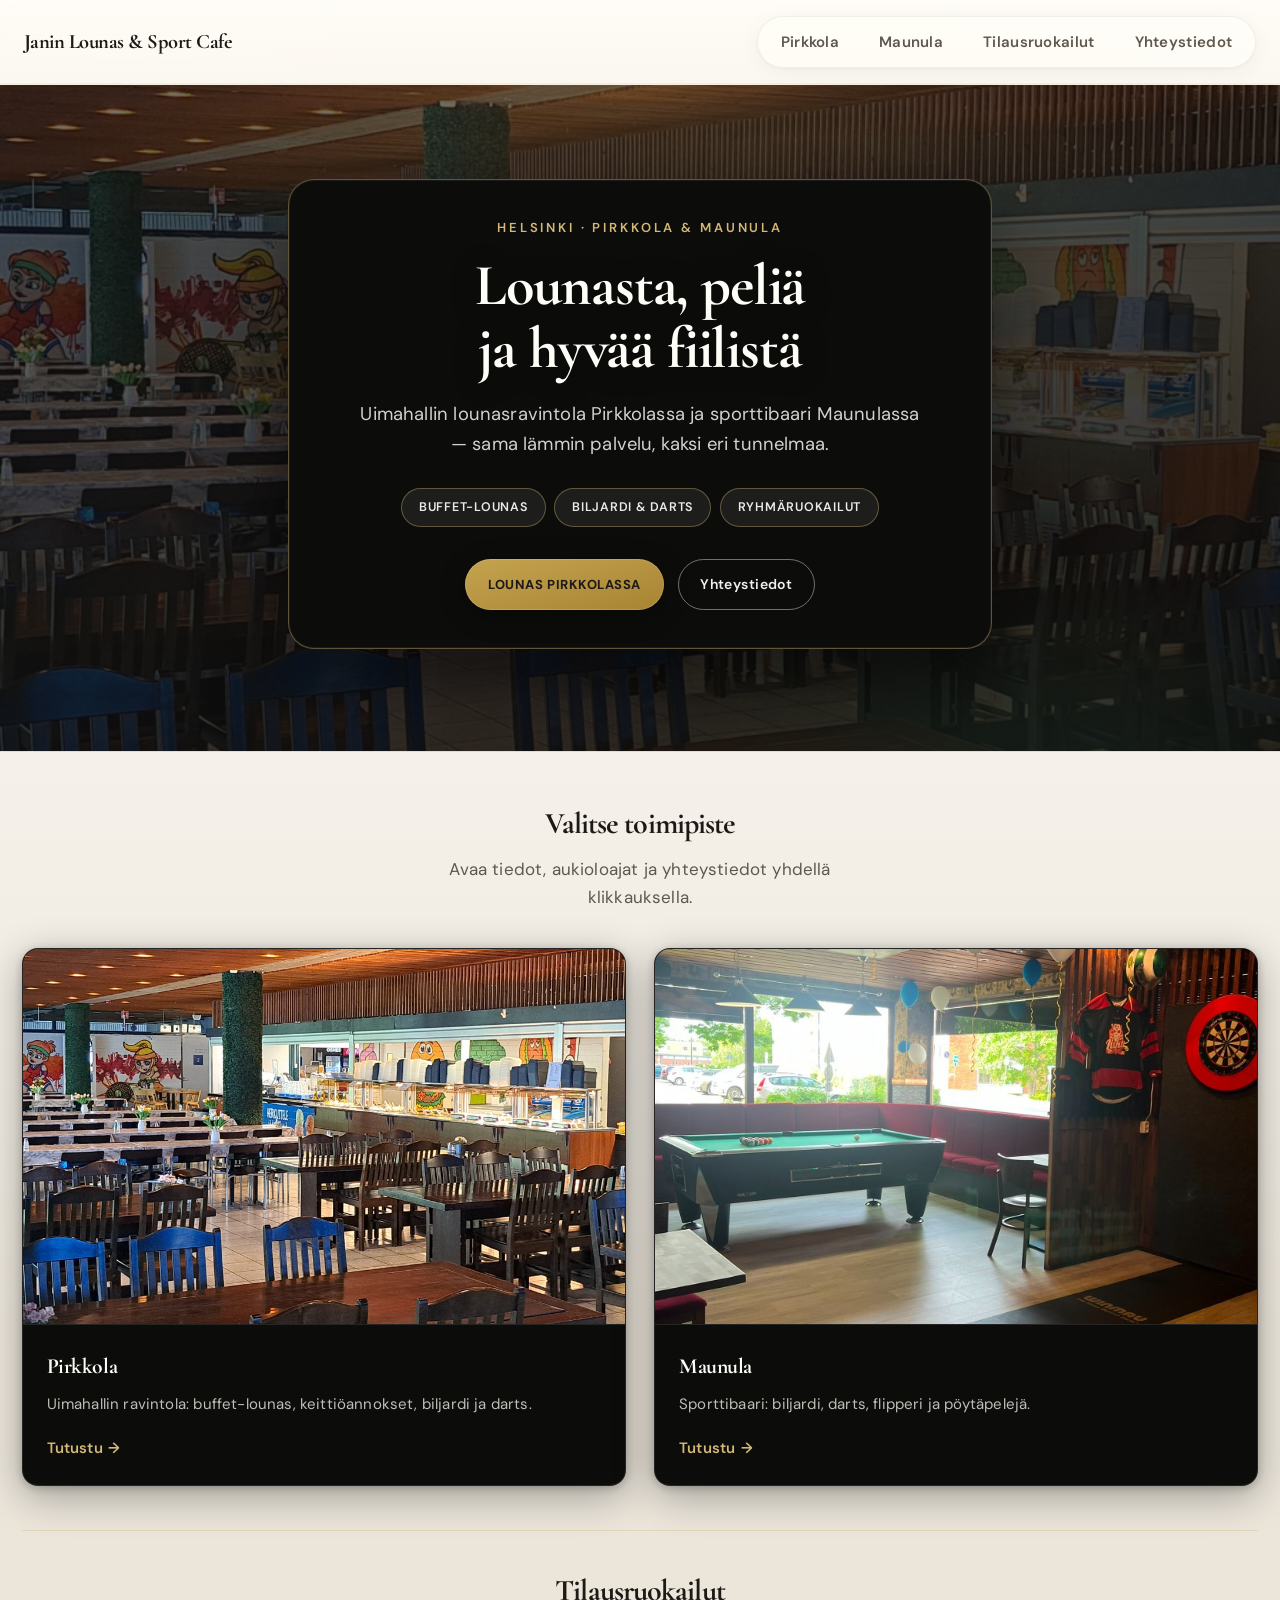
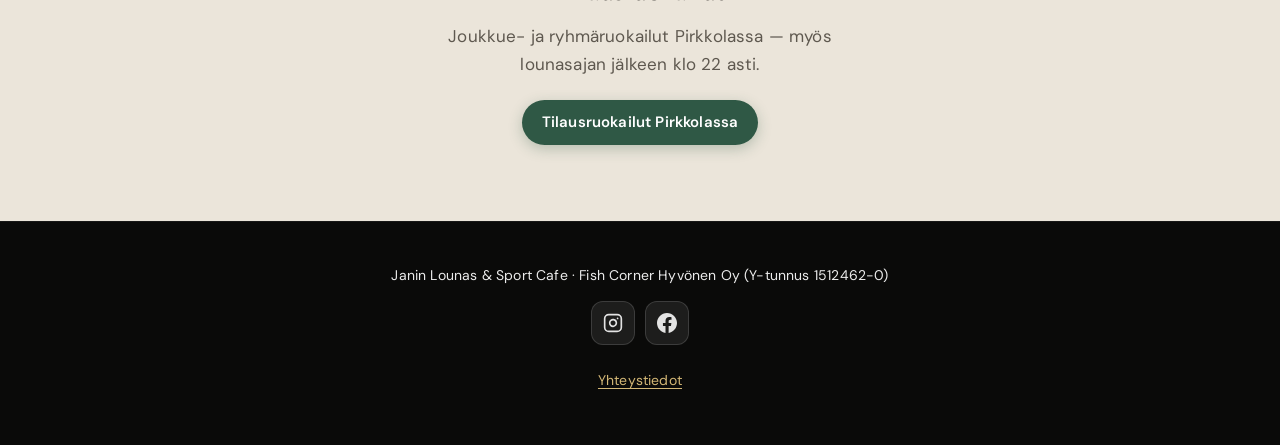
<file: index.html>
<!DOCTYPE html>
<html lang="fi">
<head>
  <meta charset="utf-8">
  <meta name="viewport" content="width=device-width, initial-scale=1, viewport-fit=cover">
  <meta name="theme-color" content="#12110f">
  <title>Janin Lounas &amp; Sport Cafe — Tervetuloa</title>
  <meta name="description" content="Kahvilat ja ravintolat Helsingissä Pirkkolassa ja Maunulassa: lounas, anniskelu, live-urheilu sekä biljardi ja darts. Janin Lounas &amp; Sport Cafe.">
  <link rel="canonical" href="https://janinsportcafe.fi/">
  <meta name="robots" content="index, follow, max-image-preview:large">
  <link rel="sitemap" type="application/xml" title="Sitemap" href="https://janinsportcafe.fi/sitemap.xml">
  <link rel="alternate" hreflang="fi" href="https://janinsportcafe.fi/">
  <link rel="alternate" hreflang="x-default" href="https://janinsportcafe.fi/">
  <link rel="icon" href="/favicon.ico" sizes="48x48">
  <link rel="icon" href="/images/favicon-32x32.png" type="image/png" sizes="32x32">
  <link rel="icon" href="/images/favicon-16x16.png" type="image/png" sizes="16x16">
  <link rel="icon" href="/images/favicon.png" type="image/png" sizes="150x150">
  <link rel="apple-touch-icon" href="/images/apple-touch-icon.png" sizes="180x180">
  <link rel="manifest" href="/site.webmanifest">
  <meta name="application-name" content="Janin Lounas &amp; Sport Cafe">
  <meta name="apple-mobile-web-app-title" content="Janin Cafe">
  <meta name="apple-mobile-web-app-capable" content="yes">
  <meta name="apple-mobile-web-app-status-bar-style" content="black-translucent">
  <meta name="mobile-web-app-capable" content="yes">
  <meta name="msapplication-TileColor" content="#12110f">
  <meta name="msapplication-TileImage" content="https://janinsportcafe.fi/images/mstile-150x150.png">
  <meta name="msapplication-config" content="/browserconfig.xml">
  <meta property="og:locale" content="fi_FI">
  <meta property="og:site_name" content="Janin Lounas &amp; Sport Cafe">
  <meta property="og:type" content="website">
  <meta property="og:title" content="Janin Lounas &amp; Sport Cafe — Tervetuloa">
  <meta property="og:description" content="Kahvilat ja ravintolat Helsingissä Pirkkolassa ja Maunulassa: lounas, anniskelu, live-urheilu sekä biljardi ja darts. Janin Lounas &amp; Sport Cafe.">
  <meta property="og:url" content="https://janinsportcafe.fi/">
  <meta property="og:image" content="https://janinsportcafe.fi/images/og-default.jpg">
  <meta property="og:image:width" content="1200">
  <meta property="og:image:height" content="1200">
  <meta property="og:image:alt" content="Janin Lounas ja Sport Cafe — Pirkkola ja Maunula, Helsinki">
  <meta property="og:image:secure_url" content="https://janinsportcafe.fi/images/og-default.jpg">
  <meta property="og:image:type" content="image/jpeg">
  <meta name="twitter:card" content="summary_large_image">
  <meta name="twitter:title" content="Janin Lounas &amp; Sport Cafe — Tervetuloa">
  <meta name="twitter:description" content="Kahvilat ja ravintolat Helsingissä Pirkkolassa ja Maunulassa: lounas, anniskelu, live-urheilu sekä biljardi ja darts.">
  <meta name="twitter:image" content="https://janinsportcafe.fi/images/og-default.jpg">
  <meta name="twitter:image:alt" content="Janin Lounas ja Sport Cafe — Pirkkola ja Maunula, Helsinki">
  <script type="application/ld+json">
  {
    "@context": "https://schema.org",
    "@graph": [
      {
        "@type": "WebSite",
        "@id": "https://janinsportcafe.fi/#website",
        "url": "https://janinsportcafe.fi/",
        "name": "Janin Lounas & Sport Cafe",
        "description": "Kahvilat ja ravintolat Helsingissä Pirkkolassa ja Maunulassa: lounas, anniskelu, live-urheilu sekä biljardi ja darts.",
        "inLanguage": "fi-FI",
        "publisher": { "@id": "https://janinsportcafe.fi/#organization" }
      },
      {
        "@type": "Organization",
        "@id": "https://janinsportcafe.fi/#organization",
        "name": "Fish Corner Hyvönen Oy",
        "alternateName": "Janin Lounas & Sport Cafe",
        "url": "https://janinsportcafe.fi/",
        "email": "janinsportcafe@hotmail.com",
        "telephone": "+358406879606",
        "taxID": "1512462-0",
        "logo": {
          "@type": "ImageObject",
          "url": "https://janinsportcafe.fi/images/icon-512.png",
          "width": 512,
          "height": 512
        },
        "image": "https://janinsportcafe.fi/images/og-default.jpg",
        "sameAs": [
          "https://www.facebook.com/janinsportcafe",
          "https://www.instagram.com/janin_lounas_pirkkola/"
        ]
      },
      {
        "@type": "Restaurant",
        "@id": "https://janinsportcafe.fi/pirkkola/#restaurant",
        "name": "Janin Lounas & Sport Cafe — Pirkkola",
        "url": "https://janinsportcafe.fi/pirkkola/",
        "image": "https://janinsportcafe.fi/images/home-hero-ravintola.png",
        "telephone": "+358406879606",
        "email": "janinsportcafe@hotmail.com",
        "servesCuisine": ["Suomalainen", "Lounas", "Burgerit"],
        "address": {
          "@type": "PostalAddress",
          "streetAddress": "Pirkkolan metsätie 6",
          "addressLocality": "Helsinki",
          "postalCode": "00630",
          "addressCountry": "FI"
        },
        "geo": {
          "@type": "GeoCoordinates",
          "latitude": 60.2324025,
          "longitude": 24.9122046
        },
        "parentOrganization": { "@id": "https://janinsportcafe.fi/#organization" }
      },
      {
        "@type": "BarOrPub",
        "@id": "https://janinsportcafe.fi/maunula/#restaurant",
        "name": "Janin Sport Bar & Cafe — Maunula",
        "url": "https://janinsportcafe.fi/maunula/",
        "image": "https://janinsportcafe.fi/images/maunula-hero-01.png",
        "telephone": "+358403500588",
        "email": "janinsportcafe@hotmail.com",
        "servesCuisine": ["Suomalainen", "Lounas", "Burgerit"],
        "address": {
          "@type": "PostalAddress",
          "streetAddress": "Rajametsäntie 32",
          "addressLocality": "Helsinki",
          "postalCode": "00630",
          "addressCountry": "FI"
        },
        "geo": {
          "@type": "GeoCoordinates",
          "latitude": 60.2292534,
          "longitude": 24.9336675
        },
        "parentOrganization": { "@id": "https://janinsportcafe.fi/#organization" }
      }
    ]
  }
  </script>
  <link rel="preconnect" href="https://fonts.googleapis.com">
  <link rel="preconnect" href="https://fonts.gstatic.com" crossorigin>
  <link href="https://fonts.googleapis.com/css2?family=Cormorant+Garamond:ital,wght@0,500;0,600;0,700;1,500&family=DM+Sans:ital,opsz,wght@0,9..40,400;0,9..40,500;0,9..40,600;0,9..40,700;1,9..40,400&display=swap" rel="stylesheet">
  <link rel="stylesheet" href="/css/style.css">
  <script src="/js/nav.js" defer></script>
  <script src="/js/home-reveal.js" defer></script>
</head>
<body class="page-home">
  <a class="skip-link" href="#main-content">Hyppää sisältöön</a>
  <div class="layout">
    <header class="site-header site-header--home">
      <div class="site-header__inner">
        <a class="brand" href="/">Janin Lounas &amp; Sport Cafe</a>
        <button type="button" class="nav-toggle" aria-expanded="false" aria-controls="primary-nav" aria-label="Avaa valikko">
          <span class="nav-toggle__lines" aria-hidden="true"><span></span><span></span><span></span></span>
        </button>
        <nav id="primary-nav" class="nav nav--primary" aria-label="Päävalikko">
          <a href="/pirkkola/">Pirkkola</a>
          <a href="/maunula/">Maunula</a>
          <a href="/pirkkola/#tilausruokailut">Tilausruokailut</a>
          <a href="/yhteystiedot/">Yhteystiedot</a>
        </nav>
      </div>
    </header>

    <main class="home-main" id="main-content">
      <section class="home-hero" aria-labelledby="home-hero-title">
        <div class="home-hero__bg" aria-hidden="true"></div>
        <div class="home-hero__inner">
          <p class="home-hero__eyebrow home-reveal" style="--reveal-delay: 0ms">Helsinki · Pirkkola &amp; Maunula</p>
          <h1 id="home-hero-title" class="home-hero__title home-reveal" style="--reveal-delay: 90ms">Lounasta, peliä ja hyvää fiilistä</h1>
          <p class="home-hero__lead home-reveal" style="--reveal-delay: 180ms">
            Uimahallin lounasravintola Pirkkolassa ja sporttibaari Maunulassa — sama lämmin palvelu, kaksi eri tunnelmaa.
          </p>
          <ul class="home-hero__chips" aria-label="Palvelut pähkinänkuoressa">
            <li class="home-reveal" style="--reveal-delay: 270ms">Buffet-lounas</li>
            <li class="home-reveal" style="--reveal-delay: 340ms">Biljardi &amp; darts</li>
            <li class="home-reveal" style="--reveal-delay: 410ms">Ryhmäruokailut</li>
          </ul>
          <div class="home-hero__actions home-reveal" style="--reveal-delay: 500ms">
            <a class="btn btn--hero-primary" href="/pirkkola/">Lounas Pirkkolassa</a>
            <a class="btn btn--hero-secondary" href="/yhteystiedot/">Yhteystiedot</a>
          </div>
        </div>
      </section>

      <div class="home-main__inner">
        <header class="home-pick">
          <h2 class="home-pick__title home-reveal">Valitse toimipiste</h2>
          <p class="home-pick__subtitle home-reveal" style="--reveal-delay: 80ms">Avaa tiedot, aukioloajat ja yhteystiedot yhdellä klikkauksella.</p>
        </header>

        <div class="cards cards--home">
          <article class="card card--home home-reveal">
            <a class="card__link" href="/pirkkola/">
              <div class="card__image">
                <img src="/images/home-hero-ravintola.png" alt="Pirkkolan uimahallin ravintolasali." width="800" height="500" loading="lazy" decoding="async">
              </div>
              <div class="card__body">
                <h3 class="card__title">Pirkkola</h3>
                <p class="card__meta">Uimahallin ravintola: buffet-lounas, keittiöannokset, biljardi ja darts.</p>
                <span class="card__cta">Tutustu <span class="card__cta-arrow" aria-hidden="true">→</span></span>
              </div>
            </a>
          </article>

          <article class="card card--home home-reveal">
            <a class="card__link" href="/maunula/">
              <div class="card__image">
                <img src="/images/maunula-hero-01.png" alt="Maunulan sporttibaari: biljardi ja darts." width="800" height="500" loading="lazy" decoding="async">
              </div>
              <div class="card__body">
                <h3 class="card__title">Maunula</h3>
                <p class="card__meta">Sporttibaari: biljardi, darts, flipperi ja pöytäpelejä.</p>
                <span class="card__cta">Tutustu <span class="card__cta-arrow" aria-hidden="true">→</span></span>
              </div>
            </a>
          </article>
        </div>

        <section class="home-tilaus" aria-labelledby="home-tilaus-title">
          <h2 id="home-tilaus-title" class="home-pick__title home-reveal">Tilausruokailut</h2>
          <p class="home-pick__subtitle home-reveal" style="--reveal-delay: 80ms">Joukkue- ja ryhmäruokailut Pirkkolassa — myös lounasajan jälkeen klo 22 asti.</p>
          <div class="home-tilaus__cta home-reveal" style="--reveal-delay: 160ms">
            <a class="btn btn--primary" href="/pirkkola/#tilausruokailut">Tilausruokailut Pirkkolassa</a>
          </div>
        </section>
      </div>
    </main>

    <footer class="site-footer">
      <p>Janin Lounas &amp; Sport Cafe · Fish Corner Hyvönen Oy (Y-tunnus 1512462-0)</p>
      <ul class="social-links social-links--footer" role="list">
        <li>
          <a class="social-link" href="https://www.instagram.com/janin_lounas_pirkkola/" rel="noopener noreferrer" target="_blank" aria-label="Janin Lounas Pirkkola Instagramissa">
            <svg class="social-link__icon" xmlns="http://www.w3.org/2000/svg" viewBox="0 0 24 24" fill="none" stroke="currentColor" stroke-width="2" stroke-linecap="round" stroke-linejoin="round" aria-hidden="true"><rect x="2" y="2" width="20" height="20" rx="5" ry="5"/><path d="M16 11.37A4 4 0 1 1 12.63 8 4 4 0 0 1 16 11.37z"/><line x1="17.5" y1="6.5" x2="17.51" y2="6.5"/></svg>
          </a>
        </li>
        <li>
          <a class="social-link" href="https://www.facebook.com/janinsportcafe" rel="noopener noreferrer" target="_blank" aria-label="Janin Lounas &amp; Sport Cafe Facebookissa">
            <svg class="social-link__icon" xmlns="http://www.w3.org/2000/svg" viewBox="0 0 24 24" aria-hidden="true"><path fill="currentColor" d="M24 12.073C24 5.405 18.627 0 12 0S0 5.405 0 12.073c0 5.999 4.437 10.961 10.206 11.854v-8.384H7.129v-3.47h3.077V9.43c0-3.007 1.792-4.669 4.533-4.669 1.312 0 2.686.236 2.686.236v3.019h-1.515c-1.492 0-1.956.925-1.956 1.873v2.25h3.328l-.531 3.47h-2.797v8.384C19.564 23.034 24 18.072 24 12.073Z"/></svg>
          </a>
        </li>
      </ul>
      <p><a href="/yhteystiedot/">Yhteystiedot</a></p>
    </footer>
  </div>
</body>
</html>
</file>
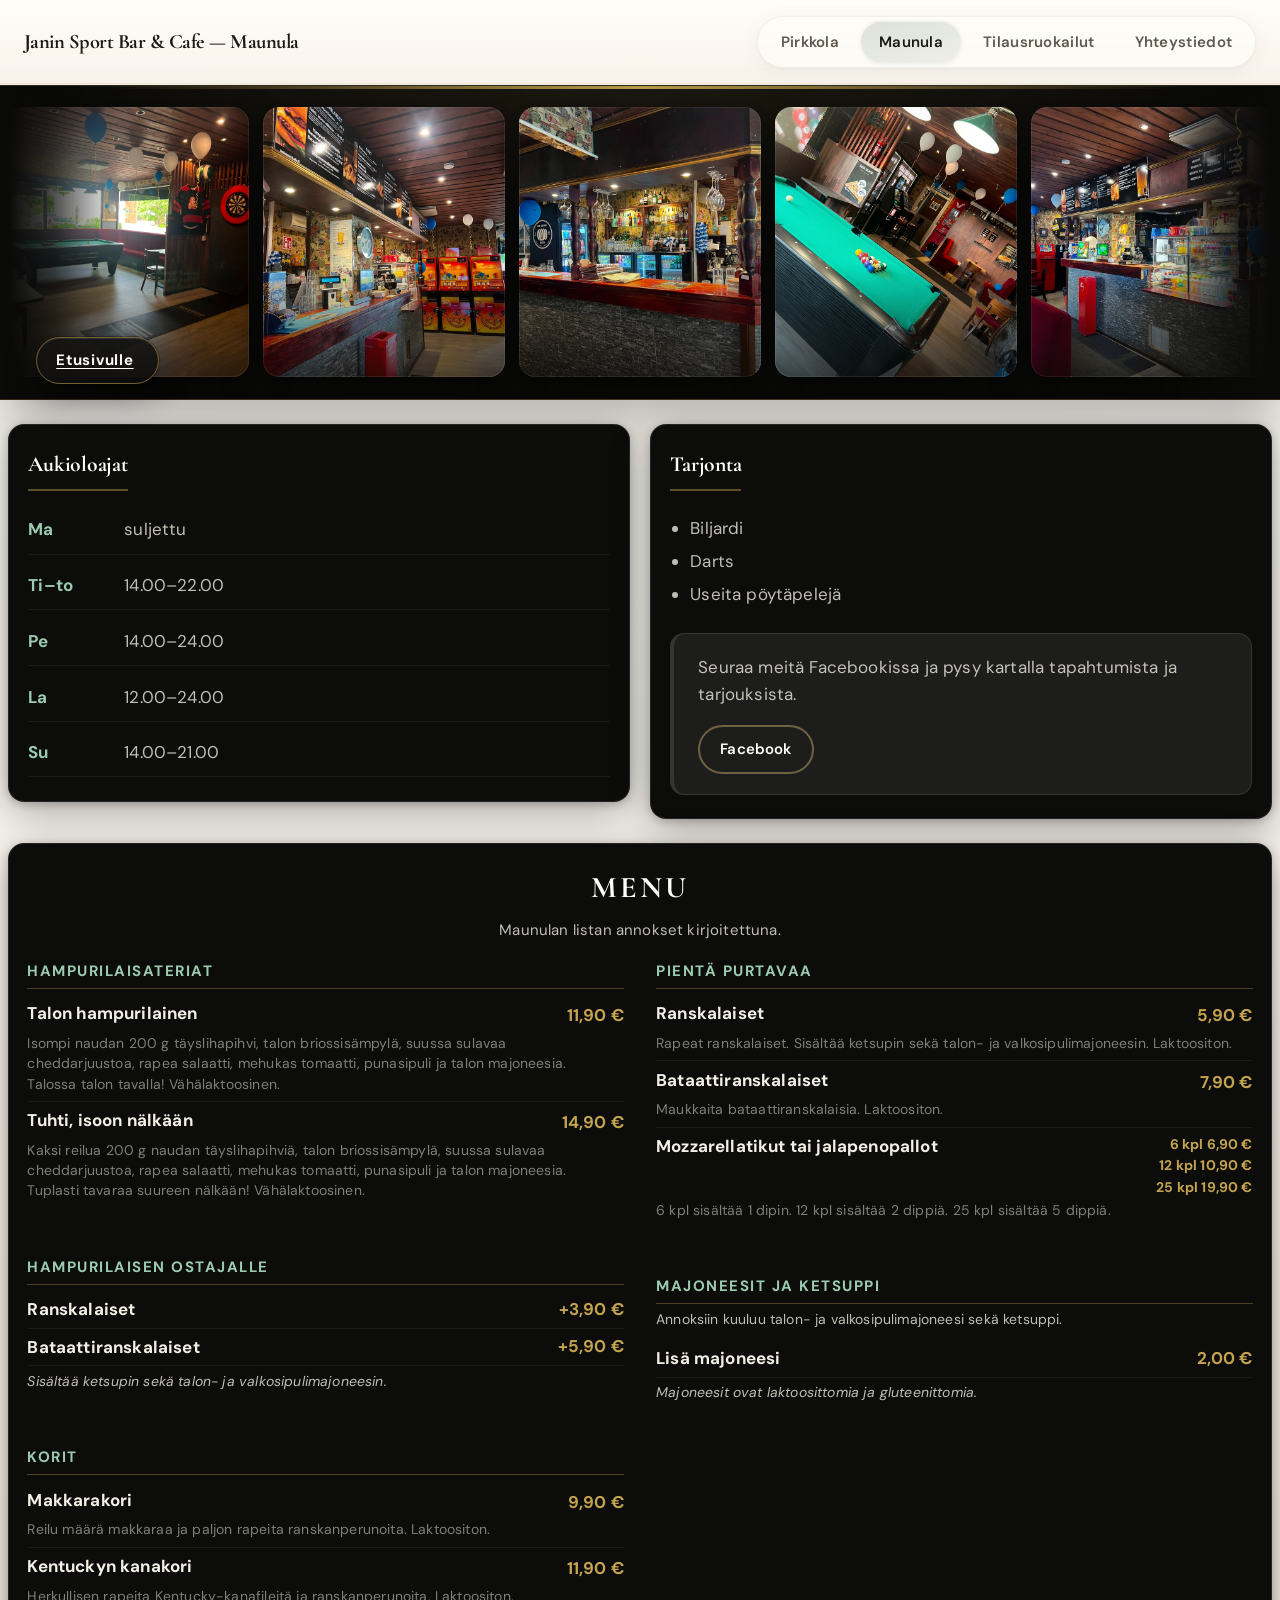
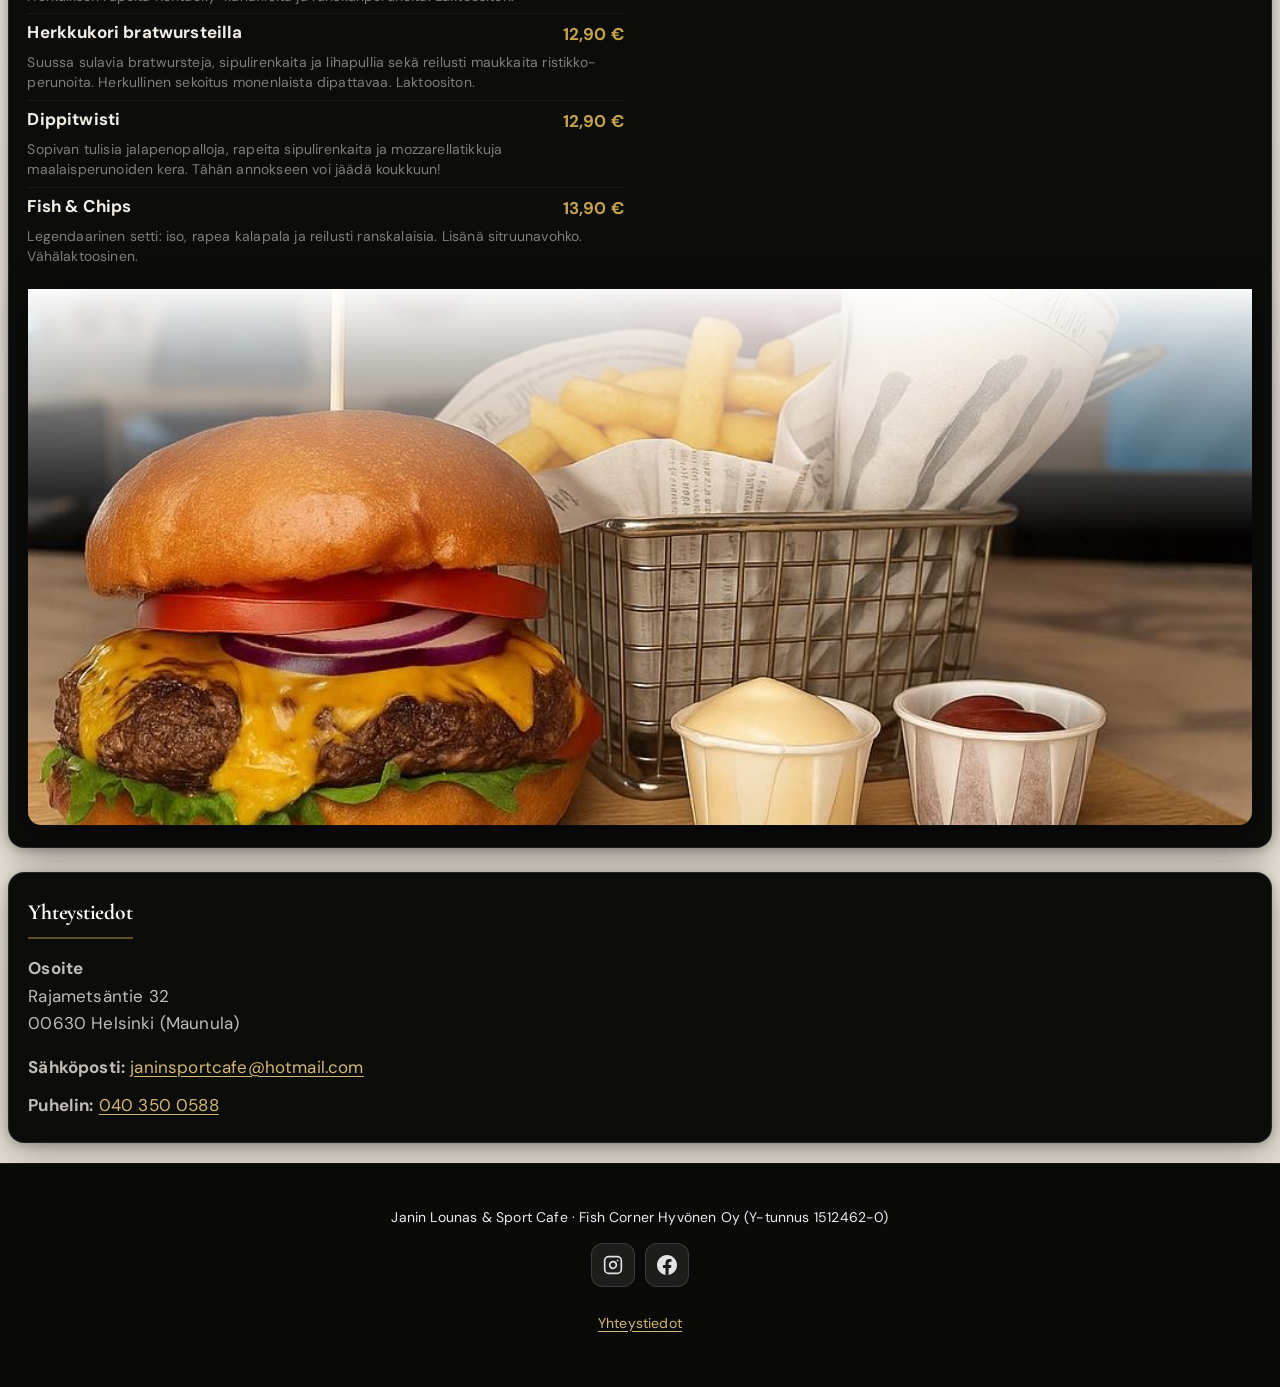
<file: maunula/index.html>
﻿<!DOCTYPE html>
<html lang="fi">
<head>
  <meta charset="utf-8">
  <meta name="viewport" content="width=device-width, initial-scale=1, viewport-fit=cover">
  <meta name="theme-color" content="#12110f">
  <title>Maunula — Janin Sport Bar &amp; Cafe</title>
  <meta name="description" content="Janin Sport Bar &amp; Cafe Maunula, Helsinki: lounas, menu, biljardi, darts ja pöytäpelit. Rajametsäntie 32. Aukioloajat ja yhteystiedot.">
  <link rel="canonical" href="https://janinsportcafe.fi/maunula/">
  <meta name="robots" content="index, follow, max-image-preview:large">
  <link rel="sitemap" type="application/xml" title="Sitemap" href="https://janinsportcafe.fi/sitemap.xml">
  <link rel="alternate" hreflang="fi" href="https://janinsportcafe.fi/maunula/">
  <link rel="icon" href="/favicon.ico" sizes="48x48">
  <link rel="icon" href="/images/favicon-32x32.png" type="image/png" sizes="32x32">
  <link rel="icon" href="/images/favicon-16x16.png" type="image/png" sizes="16x16">
  <link rel="icon" href="/images/favicon.png" type="image/png" sizes="150x150">
  <link rel="apple-touch-icon" href="/images/apple-touch-icon.png" sizes="180x180">
  <link rel="manifest" href="/site.webmanifest">
  <meta name="application-name" content="Janin Lounas &amp; Sport Cafe">
  <meta name="apple-mobile-web-app-title" content="Janin Cafe">
  <meta name="apple-mobile-web-app-capable" content="yes">
  <meta name="apple-mobile-web-app-status-bar-style" content="black-translucent">
  <meta name="mobile-web-app-capable" content="yes">
  <meta name="msapplication-TileColor" content="#12110f">
  <meta name="msapplication-TileImage" content="https://janinsportcafe.fi/images/mstile-150x150.png">
  <meta name="msapplication-config" content="/browserconfig.xml">
  <meta property="og:locale" content="fi_FI">
  <meta property="og:site_name" content="Janin Lounas &amp; Sport Cafe">
  <meta property="og:type" content="website">
  <meta property="og:title" content="Maunula — Janin Sport Bar &amp; Cafe">
  <meta property="og:description" content="Sport Bar &amp; Cafe Maunulassa: lounas, biljardi, darts ja pöytäpelit. Rajametsäntie 32, Helsinki.">
  <meta property="og:url" content="https://janinsportcafe.fi/maunula/">
  <meta property="og:image" content="https://janinsportcafe.fi/images/og-default.jpg">
  <meta property="og:image:width" content="1200">
  <meta property="og:image:height" content="1200">
  <meta property="og:image:alt" content="Janin Sport Bar &amp; Cafe Maunula">
  <meta property="og:image:secure_url" content="https://janinsportcafe.fi/images/og-default.jpg">
  <meta property="og:image:type" content="image/jpeg">
  <meta name="twitter:card" content="summary_large_image">
  <meta name="twitter:title" content="Maunula — Janin Sport Bar &amp; Cafe">
  <meta name="twitter:description" content="Lounas, biljardi ja darts Maunulassa. Rajametsäntie 32, Helsinki.">
  <meta name="twitter:image" content="https://janinsportcafe.fi/images/og-default.jpg">
  <meta name="twitter:image:alt" content="Janin Sport Bar &amp; Cafe Maunula">
  <script type="application/ld+json">
  {
    "@context": "https://schema.org",
    "@graph": [
      {
        "@type": "BreadcrumbList",
        "itemListElement": [
          { "@type": "ListItem", "position": 1, "name": "Etusivu", "item": "https://janinsportcafe.fi/" },
          { "@type": "ListItem", "position": 2, "name": "Maunula", "item": "https://janinsportcafe.fi/maunula/" }
        ]
      },
      {
        "@type": "BarOrPub",
        "@id": "https://janinsportcafe.fi/maunula/#restaurant",
        "name": "Janin Sport Bar & Cafe — Maunula",
        "url": "https://janinsportcafe.fi/maunula/",
        "image": "https://janinsportcafe.fi/images/maunula-hero-01.png",
        "telephone": "+358403500588",
        "email": "janinsportcafe@hotmail.com",
        "servesCuisine": ["Suomalainen", "Lounas", "Burgerit"],
        "address": {
          "@type": "PostalAddress",
          "streetAddress": "Rajametsäntie 32",
          "addressLocality": "Helsinki",
          "postalCode": "00630",
          "addressCountry": "FI"
        },
        "geo": {
          "@type": "GeoCoordinates",
          "latitude": 60.2292534,
          "longitude": 24.9336675
        },
        "openingHoursSpecification": [
          { "@type": "OpeningHoursSpecification", "dayOfWeek": ["Tuesday", "Wednesday", "Thursday"], "opens": "14:00", "closes": "22:00" },
          { "@type": "OpeningHoursSpecification", "dayOfWeek": "Friday", "opens": "14:00", "closes": "24:00" },
          { "@type": "OpeningHoursSpecification", "dayOfWeek": "Saturday", "opens": "12:00", "closes": "24:00" },
          { "@type": "OpeningHoursSpecification", "dayOfWeek": "Sunday", "opens": "14:00", "closes": "21:00" }
        ],
        "parentOrganization": {
          "@type": "Organization",
          "name": "Fish Corner Hyvönen Oy",
          "taxID": "1512462-0"
        }
      }
    ]
  }
  </script>
  <link rel="preconnect" href="https://fonts.googleapis.com">
  <link rel="preconnect" href="https://fonts.gstatic.com" crossorigin>
  <link href="https://fonts.googleapis.com/css2?family=Cormorant+Garamond:ital,wght@0,500;0,600;0,700;1,500&family=DM+Sans:ital,opsz,wght@0,9..40,400;0,9..40,500;0,9..40,600;0,9..40,700;1,9..40,400&display=swap" rel="stylesheet">
  <link rel="stylesheet" href="/css/style.css">
  <script src="/js/nav.js" defer></script>
  <script src="/js/home-reveal.js" defer></script>
</head>
<body class="page-branch page-maunula">
  <a class="skip-link" href="#main-content">Hyppää sisältöön</a>
  <div class="layout">
    <header class="site-header">
      <div class="site-header__inner">
        <a class="brand" href="/">Janin Sport Bar &amp; Cafe — Maunula</a>
        <button type="button" class="nav-toggle" aria-expanded="false" aria-controls="primary-nav" aria-label="Avaa valikko">
          <span class="nav-toggle__lines" aria-hidden="true"><span></span><span></span><span></span></span>
        </button>
        <nav id="primary-nav" class="nav nav--primary" aria-label="Päävalikko">
          <a href="/pirkkola/">Pirkkola</a>
          <a href="/maunula/" aria-current="page">Maunula</a>
          <a href="/pirkkola/#tilausruokailut">Tilausruokailut</a>
          <a href="/yhteystiedot/">Yhteystiedot</a>
        </nav>
      </div>
    </header>

    <main class="branch-main branch-main--fullvisual" id="main-content">
      <div class="branch-hero-shell">
      <div class="branch-visual-hero branch-visual-hero--gallery" role="group" aria-label="Kuvia Maunulasta">
        <div class="branch-visual-hero__viewport">
          <div class="branch-visual-hero__track">
            <figure class="branch-visual-hero__photo">
              <img src="/images/maunula-hero-01.png" alt="Biljardipöytä, darts ja pelitila ikkunoiden äärellä." width="800" height="500" decoding="async" fetchpriority="high">
            </figure>
            <figure class="branch-visual-hero__photo">
              <img src="/images/maunula-hero-02.png" alt="Palvelutiski, menu-taulut ja pelikoneet." width="800" height="500" loading="lazy" decoding="async">
            </figure>
            <figure class="branch-visual-hero__photo">
              <img src="/images/maunula-hero-03.png" alt="Baari ja juomavalikoima tiskin takana." width="800" height="500" loading="lazy" decoding="async">
            </figure>
            <figure class="branch-visual-hero__photo">
              <img src="/images/maunula-hero-04.png" alt="Biljardipöytä ja ravintolasali." width="800" height="500" loading="lazy" decoding="async">
            </figure>
            <figure class="branch-visual-hero__photo">
              <img src="/images/maunula-hero-05.png" alt="Palvelutiski ja juomavalikoima." width="800" height="500" loading="lazy" decoding="async">
            </figure>
            <figure class="branch-visual-hero__photo">
              <img src="/images/maunula-hero-06.png" alt="Baari, menu-taulut ja palvelutiski." width="800" height="500" loading="lazy" decoding="async">
            </figure>
            <figure class="branch-visual-hero__photo">
              <img src="/images/maunula-hero-07.png" alt="Biljardipöytä ja darts-seinä." width="800" height="500" loading="lazy" decoding="async">
            </figure>
            <figure class="branch-visual-hero__photo" aria-hidden="true">
              <img src="/images/maunula-hero-01.png" alt="" width="800" height="500" loading="lazy" decoding="async">
            </figure>
            <figure class="branch-visual-hero__photo" aria-hidden="true">
              <img src="/images/maunula-hero-02.png" alt="" width="800" height="500" loading="lazy" decoding="async">
            </figure>
            <figure class="branch-visual-hero__photo" aria-hidden="true">
              <img src="/images/maunula-hero-03.png" alt="" width="800" height="500" loading="lazy" decoding="async">
            </figure>
            <figure class="branch-visual-hero__photo" aria-hidden="true">
              <img src="/images/maunula-hero-04.png" alt="" width="800" height="500" loading="lazy" decoding="async">
            </figure>
            <figure class="branch-visual-hero__photo" aria-hidden="true">
              <img src="/images/maunula-hero-05.png" alt="" width="800" height="500" loading="lazy" decoding="async">
            </figure>
            <figure class="branch-visual-hero__photo" aria-hidden="true">
              <img src="/images/maunula-hero-06.png" alt="" width="800" height="500" loading="lazy" decoding="async">
            </figure>
            <figure class="branch-visual-hero__photo" aria-hidden="true">
              <img src="/images/maunula-hero-07.png" alt="" width="800" height="500" loading="lazy" decoding="async">
            </figure>
          </div>
        </div>
      </div>
      <p class="back-row back-row--hero-overlay home-reveal"><a class="back-row__link" href="/">Etusivulle</a></p>
      </div>

      <div class="branch-grid">
        <section class="content-panel home-reveal" style="--reveal-delay: 0ms" aria-labelledby="h-aukio-m">
          <h2 id="h-aukio-m">Aukioloajat</h2>
          <ul class="hours-list">
            <li><strong>Ma</strong> <span>suljettu</span></li>
            <li><strong>Ti–to</strong> <span>14.00–22.00</span></li>
            <li><strong>Pe</strong> <span>14.00–24.00</span></li>
            <li><strong>La</strong> <span>12.00–24.00</span></li>
            <li><strong>Su</strong> <span>14.00–21.00</span></li>
          </ul>
        </section>

        <section class="content-panel home-reveal" style="--reveal-delay: 90ms" aria-labelledby="h-pelit-m">
          <h2 id="h-pelit-m">Tarjonta</h2>
          <ul class="plain">
            <li>Biljardi</li>
            <li>Darts</li>
            <li>Useita pöytäpelejä</li>
          </ul>
          <div class="callout" style="margin-top:1.5rem;">
            <p style="margin:0;">Seuraa meitä Facebookissa ja pysy kartalla tapahtumista ja tarjouksista.</p>
            <div class="actions-row">
              <a class="btn btn--secondary" href="https://www.facebook.com/lounaskahvilakavio/" rel="noopener noreferrer" target="_blank">Facebook</a>
            </div>
          </div>
        </section>
      </div>

      <section class="menu-section home-reveal" id="menu" aria-labelledby="menu-title-maunula">
        <h2 id="menu-title-maunula" class="menu-title">Menu</h2>
        <p class="menu-intro">Maunulan listan annokset kirjoitettuna.</p>
        <div class="menu-grid">
          <div class="menu-column">
            <section aria-labelledby="menu-burgerit-m">
              <h3 id="menu-burgerit-m" class="menu-block__heading">Hampurilaisateriat</h3>

              <article class="menu-item">
                <div class="menu-item__row">
                  <p class="menu-item__name">Talon hampurilainen</p>
                  <div class="menu-item__tail"><span class="menu-item__price">11,90 €</span></div>
                </div>
                <p class="menu-item__desc">Isompi naudan 200 g täyslihapihvi, talon briossisämpylä, suussa sulavaa cheddarjuustoa, rapea salaatti, mehukas tomaatti, punasipuli ja talon majoneesia. Talossa talon tavalla! Vähälaktoosinen.</p>
              </article>

              <article class="menu-item">
                <div class="menu-item__row">
                  <p class="menu-item__name">Tuhti, isoon nälkään</p>
                  <div class="menu-item__tail"><span class="menu-item__price">14,90 €</span></div>
                </div>
                <p class="menu-item__desc">Kaksi reilua 200 g naudan täyslihapihviä, talon briossisämpylä, suussa sulavaa cheddarjuustoa, rapea salaatti, mehukas tomaatti, punasipuli ja talon majoneesia. Tuplasti tavaraa suureen nälkään! Vähälaktoosinen.</p>
              </article>
            </section>

            <section class="menu-block--footer" aria-labelledby="menu-lisuke-m">
              <h3 id="menu-lisuke-m" class="menu-block__heading">Hampurilaisen ostajalle</h3>
              <article class="menu-item menu-item--tight">
                <div class="menu-item__row">
                  <p class="menu-item__name">Ranskalaiset</p>
                  <div class="menu-item__tail"><span class="menu-item__price">+3,90 €</span></div>
                </div>
              </article>
              <article class="menu-item menu-item--tight">
                <div class="menu-item__row">
                  <p class="menu-item__name">Bataattiranskalaiset</p>
                  <div class="menu-item__tail"><span class="menu-item__price">+5,90 €</span></div>
                </div>
              </article>
              <p class="menu-block__note menu-block__note--after">Sisältää ketsupin sekä talon- ja valkosipulimajoneesin.</p>
            </section>

            <section class="menu-block--footer" aria-labelledby="menu-korit-m">
              <h3 id="menu-korit-m" class="menu-block__heading">Korit</h3>

              <article class="menu-item">
                <div class="menu-item__row">
                  <p class="menu-item__name">Makkarakori</p>
                  <div class="menu-item__tail"><span class="menu-item__price">9,90 €</span></div>
                </div>
                <p class="menu-item__desc">Reilu määrä makkaraa ja paljon rapeita ranskanperunoita. Laktoositon.</p>
              </article>

              <article class="menu-item">
                <div class="menu-item__row">
                  <p class="menu-item__name">Kentuckyn kanakori</p>
                  <div class="menu-item__tail"><span class="menu-item__price">11,90 €</span></div>
                </div>
                <p class="menu-item__desc">Herkullisen rapeita Kentucky-kanafileitä ja ranskanperunoita. Laktoositon.</p>
              </article>

              <article class="menu-item">
                <div class="menu-item__row">
                  <p class="menu-item__name">Herkkukori bratwursteilla</p>
                  <div class="menu-item__tail"><span class="menu-item__price">12,90 €</span></div>
                </div>
                <p class="menu-item__desc">Suussa sulavia bratwursteja, sipulirenkaita ja lihapullia sekä reilusti maukkaita ristikko-perunoita. Herkullinen sekoitus monenlaista dipattavaa. Laktoositon.</p>
              </article>

              <article class="menu-item">
                <div class="menu-item__row">
                  <p class="menu-item__name">Dippitwisti</p>
                  <div class="menu-item__tail"><span class="menu-item__price">12,90 €</span></div>
                </div>
                <p class="menu-item__desc">Sopivan tulisia jalapenopalloja, rapeita sipulirenkaita ja mozzarellatikkuja maalaisperunoiden kera. Tähän annokseen voi jäädä koukkuun!</p>
              </article>

              <article class="menu-item">
                <div class="menu-item__row">
                  <p class="menu-item__name">Fish &amp; Chips</p>
                  <div class="menu-item__tail"><span class="menu-item__price">13,90 €</span></div>
                </div>
                <p class="menu-item__desc">Legendaarinen setti: iso, rapea kalapala ja reilusti ranskalaisia. Lisänä sitruunavohko. Vähälaktoosinen.</p>
              </article>
            </section>
          </div>

          <div class="menu-column">
            <section aria-labelledby="menu-pienta-m">
              <h3 id="menu-pienta-m" class="menu-block__heading">Pientä purtavaa</h3>

              <article class="menu-item">
                <div class="menu-item__row">
                  <p class="menu-item__name">Ranskalaiset</p>
                  <div class="menu-item__tail"><span class="menu-item__price">5,90 €</span></div>
                </div>
                <p class="menu-item__desc">Rapeat ranskalaiset. Sisältää ketsupin sekä talon- ja valkosipulimajoneesin. Laktoositon.</p>
              </article>

              <article class="menu-item">
                <div class="menu-item__row">
                  <p class="menu-item__name">Bataattiranskalaiset</p>
                  <div class="menu-item__tail"><span class="menu-item__price">7,90 €</span></div>
                </div>
                <p class="menu-item__desc">Maukkaita bataattiranskalaisia. Laktoositon.</p>
              </article>

              <article class="menu-item">
                <div class="menu-item__row">
                  <p class="menu-item__name">Mozzarellatikut tai jalapenopallot</p>
                  <div class="menu-item__tail menu-item__tail--stack">
                    <span class="menu-item__price">6 kpl 6,90 €</span>
                    <span class="menu-item__price">12 kpl 10,90 €</span>
                    <span class="menu-item__price">25 kpl 19,90 €</span>
                  </div>
                </div>
                <p class="menu-item__desc">6 kpl sisältää 1 dipin. 12 kpl sisältää 2 dippiä. 25 kpl sisältää 5 dippiä.</p>
              </article>
            </section>

            <section class="menu-block--footer" aria-labelledby="menu-majo-m">
              <h3 id="menu-majo-m" class="menu-block__heading">Majoneesit ja ketsuppi</h3>
              <p class="menu-block__note">Annoksiin kuuluu talon- ja valkosipulimajoneesi sekä ketsuppi.</p>
              <article class="menu-item menu-item--tight">
                <div class="menu-item__row">
                  <p class="menu-item__name">Lisä majoneesi</p>
                  <div class="menu-item__tail"><span class="menu-item__price">2,00 €</span></div>
                </div>
              </article>
              <p class="menu-block__note menu-block__note--after">Majoneesit ovat laktoosittomia ja gluteenittomia.</p>
            </section>
          </div>
        </div>
        <figure class="menu-print menu-print--banner">
          <img
            src="/images/menu-burger-side.png"
            alt="Hampurilainen, ranskalaiset ja dipit tarjoiltuna."
            width="1024"
            height="1024"
            loading="lazy"
            decoding="async">
        </figure>
      </section>

      <section class="content-panel home-reveal" aria-labelledby="h-yhteys-m">
        <h2 id="h-yhteys-m">Yhteystiedot</h2>
        <p style="margin:0;"><strong>Osoite</strong><br>Rajametsäntie 32<br>00630 Helsinki (Maunula)</p>
        <p style="margin:1rem 0 0;">
          <strong>Sähköposti:</strong>
          <a href="mailto:janinsportcafe@hotmail.com">janinsportcafe@hotmail.com</a>
        </p>
        <p style="margin:0.65rem 0 0;">
          <strong>Puhelin:</strong>
          <a href="tel:+358403500588">040 350 0588</a>
        </p>
      </section>
    </main>

    <footer class="site-footer">
      <p>Janin Lounas &amp; Sport Cafe · Fish Corner Hyvönen Oy (Y-tunnus 1512462-0)</p>
      <ul class="social-links social-links--footer" role="list">
        <li>
          <a class="social-link" href="https://www.instagram.com/janin_lounas_pirkkola/" rel="noopener noreferrer" target="_blank" aria-label="Janin Lounas Pirkkola Instagramissa">
            <svg class="social-link__icon" xmlns="http://www.w3.org/2000/svg" viewBox="0 0 24 24" fill="none" stroke="currentColor" stroke-width="2" stroke-linecap="round" stroke-linejoin="round" aria-hidden="true"><rect x="2" y="2" width="20" height="20" rx="5" ry="5"/><path d="M16 11.37A4 4 0 1 1 12.63 8 4 4 0 0 1 16 11.37z"/><line x1="17.5" y1="6.5" x2="17.51" y2="6.5"/></svg>
          </a>
        </li>
        <li>
          <a class="social-link" href="https://www.facebook.com/lounaskahvilakavio/" rel="noopener noreferrer" target="_blank" aria-label="Janin Lounas &amp; Sport Cafe Facebookissa">
            <svg class="social-link__icon" xmlns="http://www.w3.org/2000/svg" viewBox="0 0 24 24" aria-hidden="true"><path fill="currentColor" d="M24 12.073C24 5.405 18.627 0 12 0S0 5.405 0 12.073c0 5.999 4.437 10.961 10.206 11.854v-8.384H7.129v-3.47h3.077V9.43c0-3.007 1.792-4.669 4.533-4.669 1.312 0 2.686.236 2.686.236v3.019h-1.515c-1.492 0-1.956.925-1.956 1.873v2.25h3.328l-.531 3.47h-2.797v8.384C19.564 23.034 24 18.072 24 12.073Z"/></svg>
          </a>
        </li>
      </ul>
      <p><a href="/yhteystiedot/">Yhteystiedot</a></p>
    </footer>
  </div>
</body>
</html>
</file>
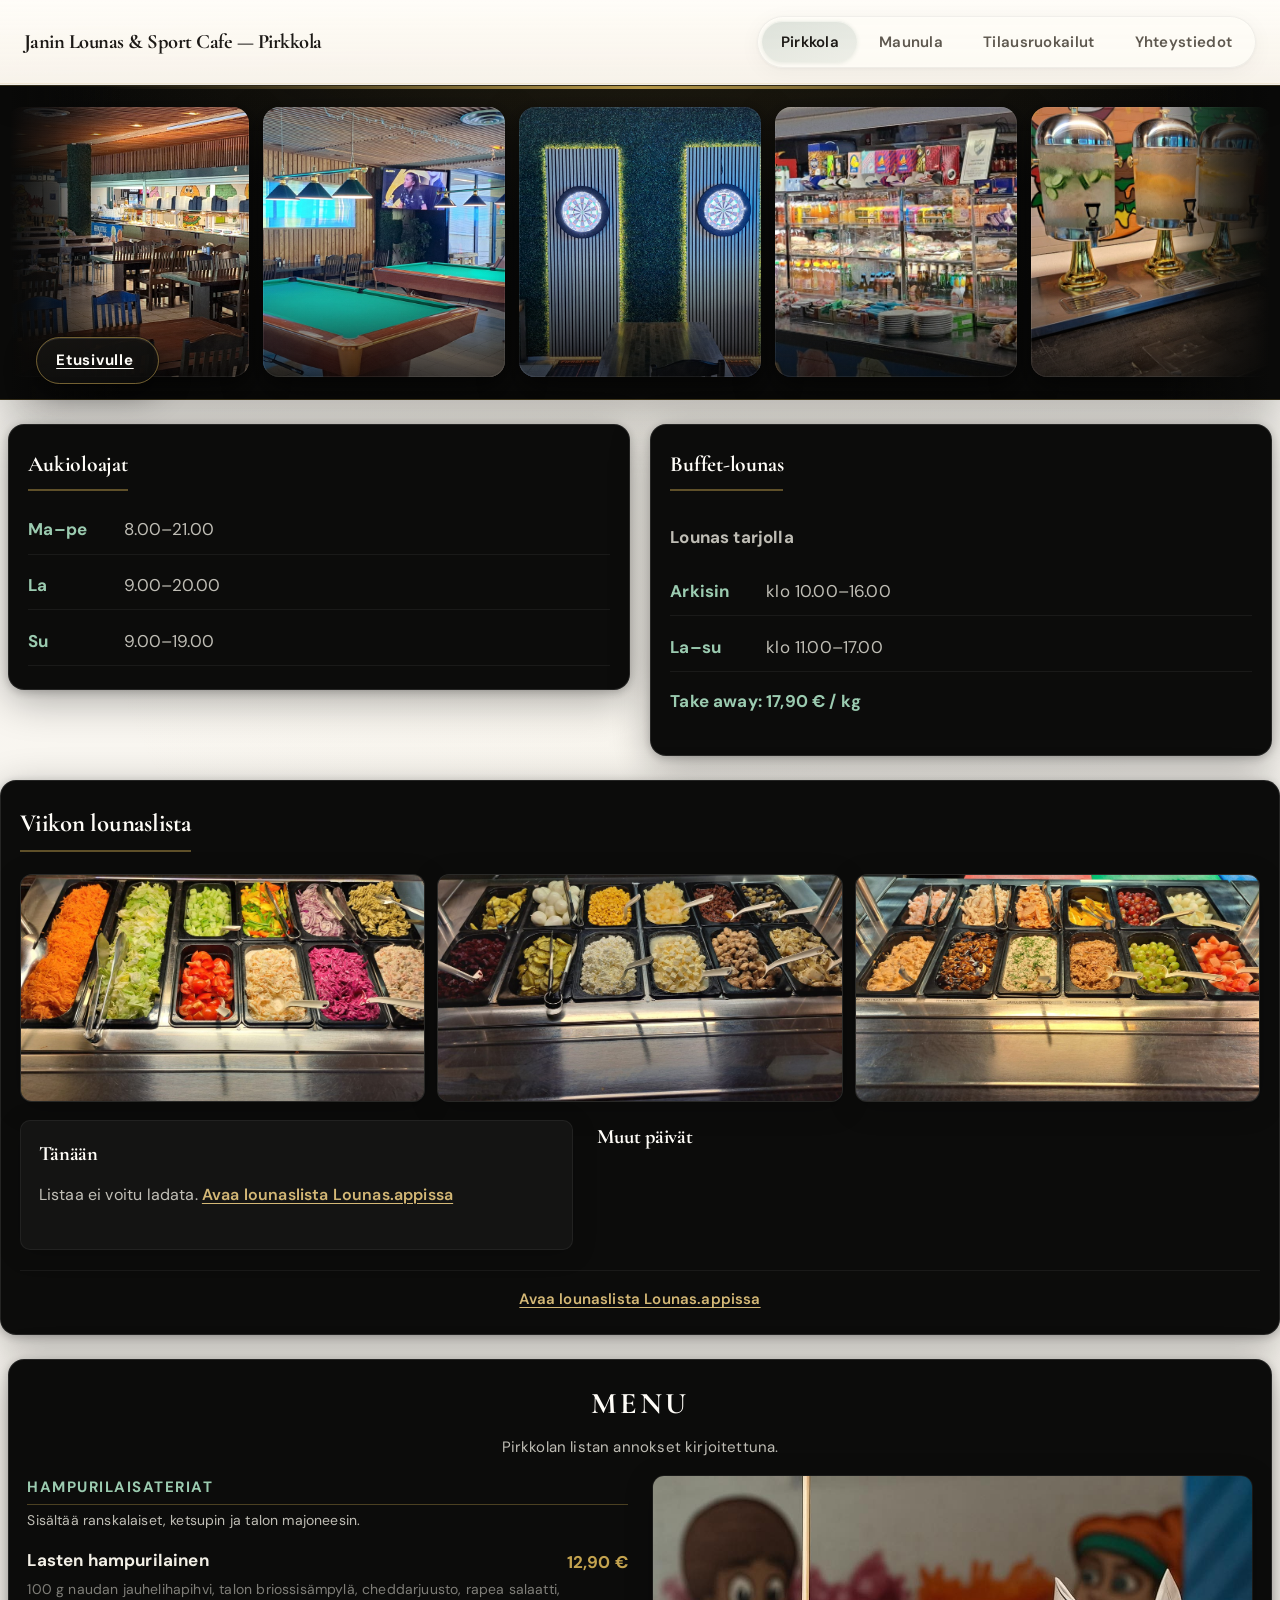
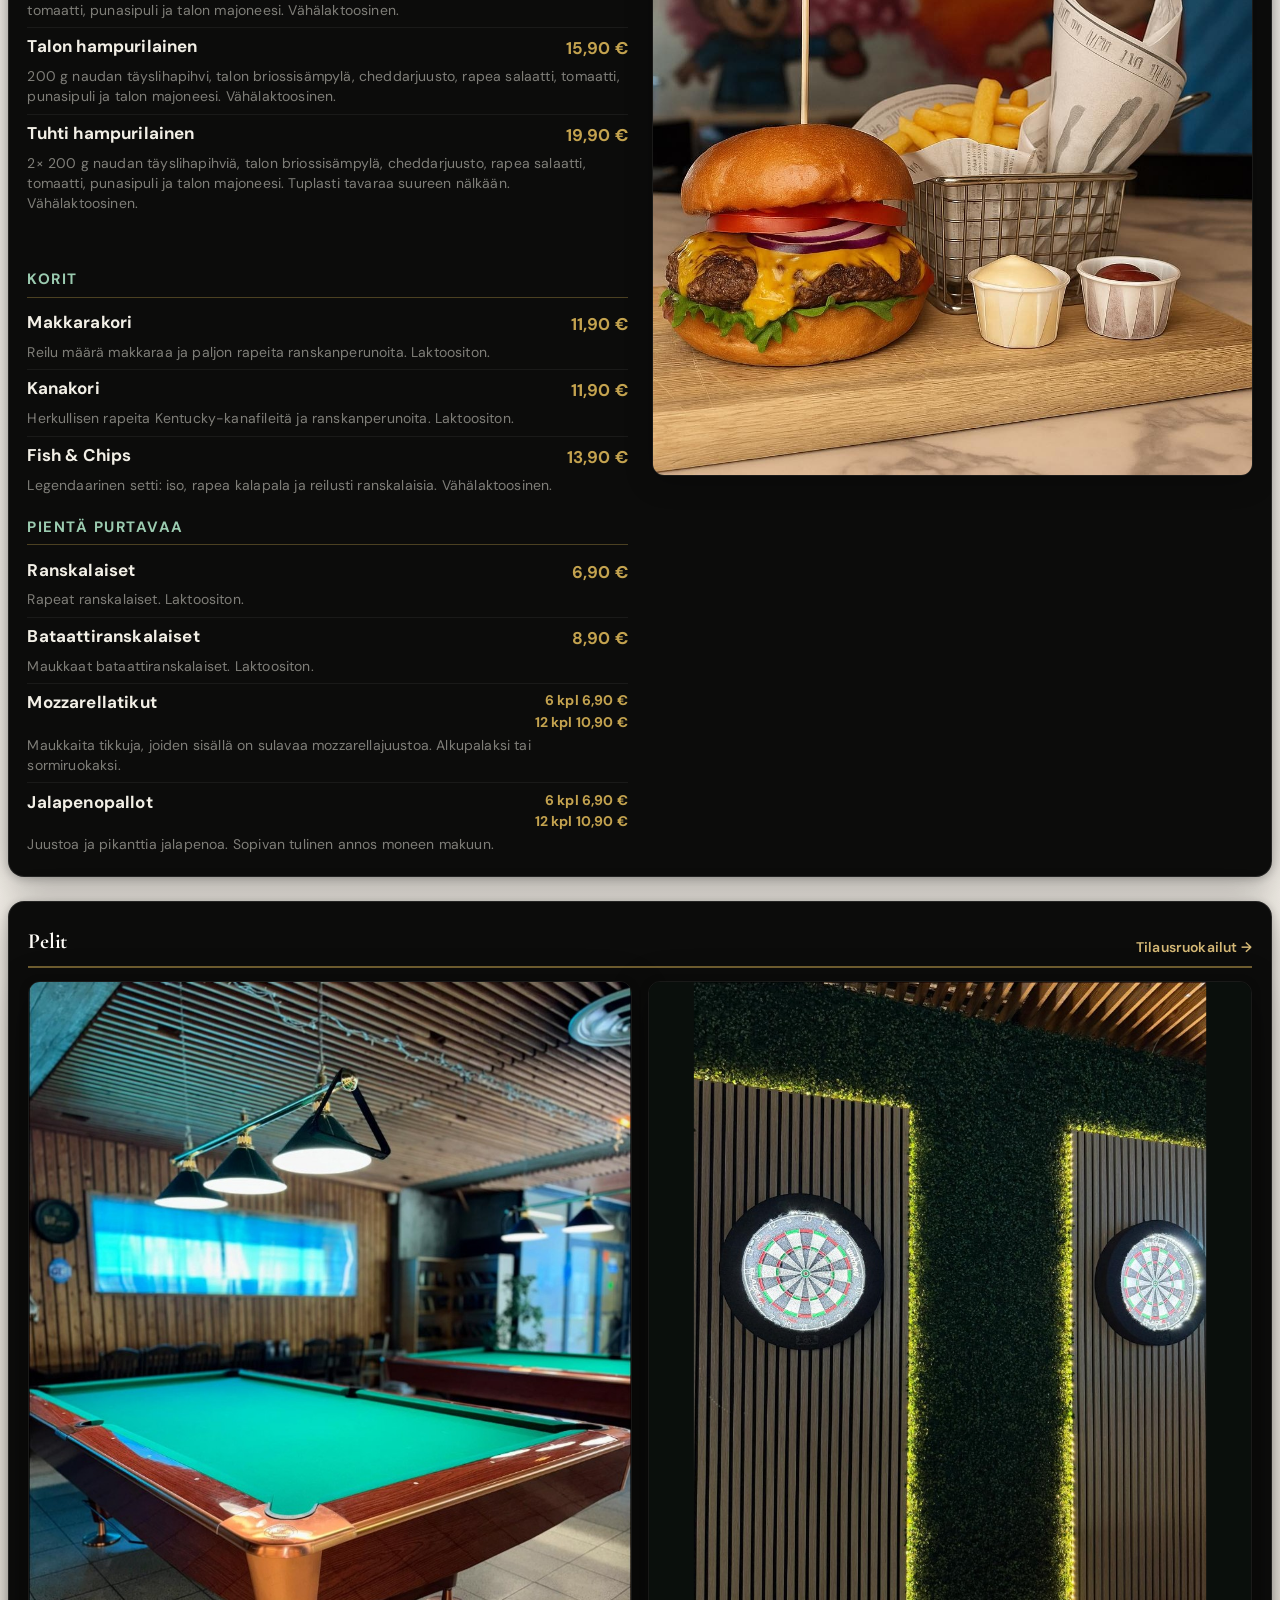
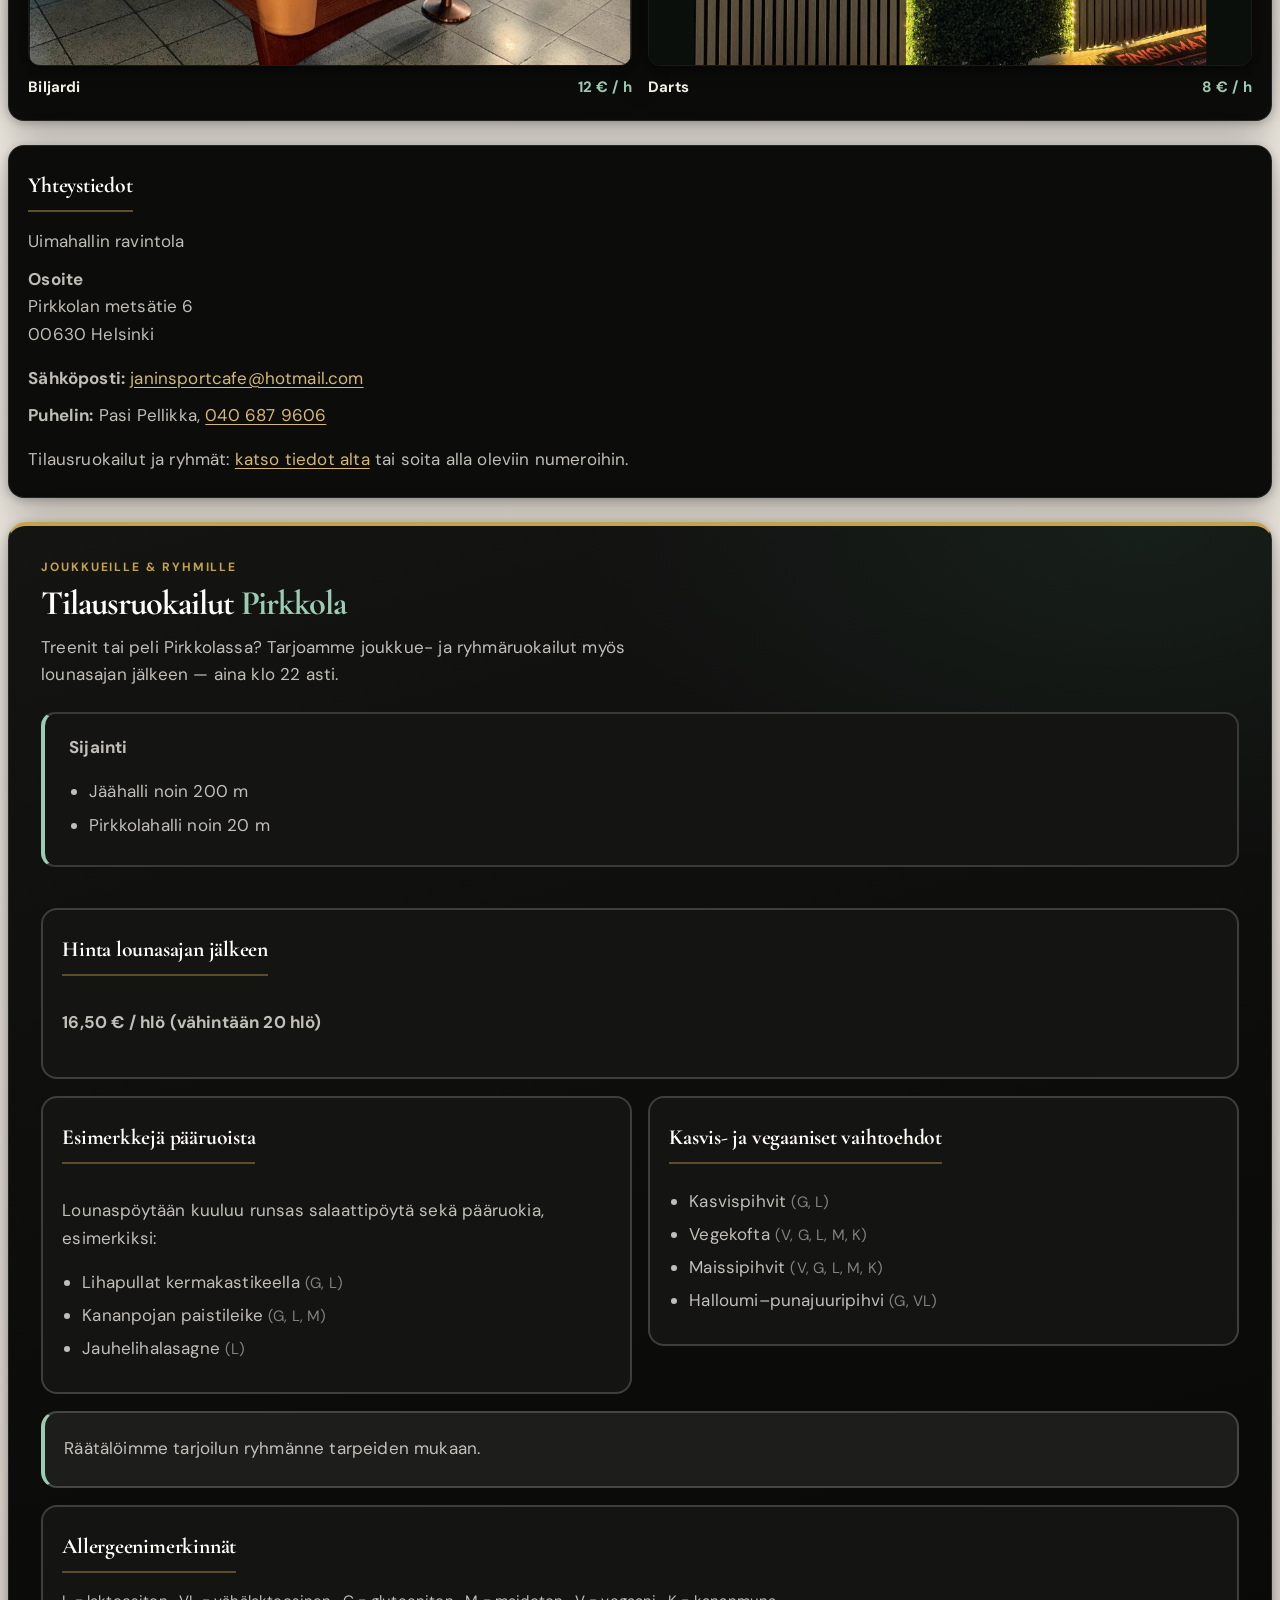
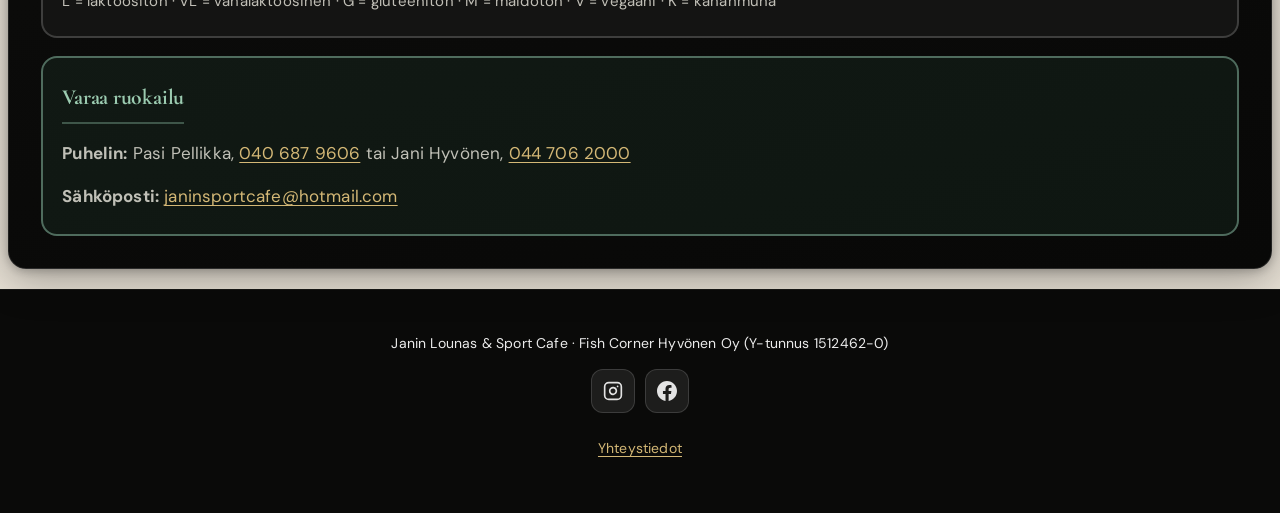
<file: pirkkola/index.html>
﻿<!DOCTYPE html>
<html lang="fi">
<head>
  <meta charset="utf-8">
  <meta name="viewport" content="width=device-width, initial-scale=1, viewport-fit=cover">
  <meta name="theme-color" content="#12110f">
  <title>Pirkkola — Janin Lounas &amp; Sport Cafe</title>
  <meta name="description" content="Janin Lounas &amp; Sport Cafe Pirkkola, Helsinki: lounas, à la carte, biljardi, darts ja tilausruokailut. Pirkkolan metsätie 6. Aukioloajat ja menu.">
  <link rel="canonical" href="https://janinsportcafe.fi/pirkkola/">
  <meta name="robots" content="index, follow, max-image-preview:large">
  <link rel="sitemap" type="application/xml" title="Sitemap" href="https://janinsportcafe.fi/sitemap.xml">
  <link rel="alternate" hreflang="fi" href="https://janinsportcafe.fi/pirkkola/">
  <link rel="icon" href="/favicon.ico" sizes="48x48">
  <link rel="icon" href="/images/favicon-32x32.png" type="image/png" sizes="32x32">
  <link rel="icon" href="/images/favicon-16x16.png" type="image/png" sizes="16x16">
  <link rel="icon" href="/images/favicon.png" type="image/png" sizes="150x150">
  <link rel="apple-touch-icon" href="/images/apple-touch-icon.png" sizes="180x180">
  <link rel="manifest" href="/site.webmanifest">
  <meta name="application-name" content="Janin Lounas &amp; Sport Cafe">
  <meta name="apple-mobile-web-app-title" content="Janin Cafe">
  <meta name="apple-mobile-web-app-capable" content="yes">
  <meta name="apple-mobile-web-app-status-bar-style" content="black-translucent">
  <meta name="mobile-web-app-capable" content="yes">
  <meta name="msapplication-TileColor" content="#12110f">
  <meta name="msapplication-TileImage" content="https://janinsportcafe.fi/images/mstile-150x150.png">
  <meta name="msapplication-config" content="/browserconfig.xml">
  <meta property="og:locale" content="fi_FI">
  <meta property="og:site_name" content="Janin Lounas &amp; Sport Cafe">
  <meta property="og:type" content="website">
  <meta property="og:title" content="Pirkkola — Janin Lounas &amp; Sport Cafe">
  <meta property="og:description" content="Janin Lounas &amp; Sport Cafe Pirkkola, Helsinki: lounas, à la carte, biljardi, darts ja tilausruokailut. Pirkkolan metsätie 6.">
  <meta property="og:url" content="https://janinsportcafe.fi/pirkkola/">
  <meta property="og:image" content="https://janinsportcafe.fi/images/og-default.jpg">
  <meta property="og:image:width" content="1200">
  <meta property="og:image:height" content="1200">
  <meta property="og:image:alt" content="Janin Lounas ja Sport Cafe Pirkkola">
  <meta property="og:image:secure_url" content="https://janinsportcafe.fi/images/og-default.jpg">
  <meta property="og:image:type" content="image/jpeg">
  <meta name="twitter:card" content="summary_large_image">
  <meta name="twitter:title" content="Pirkkola — Janin Lounas &amp; Sport Cafe">
  <meta name="twitter:description" content="Lounas, biljardi, darts ja tilausruokailut Pirkkolassa. Pirkkolan metsätie 6, Helsinki.">
  <meta name="twitter:image" content="https://janinsportcafe.fi/images/og-default.jpg">
  <meta name="twitter:image:alt" content="Janin Lounas ja Sport Cafe Pirkkola">
  <script type="application/ld+json">
  {
    "@context": "https://schema.org",
    "@graph": [
      {
        "@type": "BreadcrumbList",
        "itemListElement": [
          { "@type": "ListItem", "position": 1, "name": "Etusivu", "item": "https://janinsportcafe.fi/" },
          { "@type": "ListItem", "position": 2, "name": "Pirkkola", "item": "https://janinsportcafe.fi/pirkkola/" }
        ]
      },
      {
        "@type": "Restaurant",
        "@id": "https://janinsportcafe.fi/pirkkola/#restaurant",
        "name": "Janin Lounas & Sport Cafe — Pirkkola",
        "url": "https://janinsportcafe.fi/pirkkola/",
        "image": "https://janinsportcafe.fi/images/home-hero-ravintola.png",
        "telephone": "+358406879606",
        "email": "janinsportcafe@hotmail.com",
        "servesCuisine": ["Suomalainen", "Lounas", "Burgerit"],
        "address": {
          "@type": "PostalAddress",
          "streetAddress": "Pirkkolan metsätie 6",
          "addressLocality": "Helsinki",
          "postalCode": "00630",
          "addressCountry": "FI"
        },
        "geo": {
          "@type": "GeoCoordinates",
          "latitude": 60.2324025,
          "longitude": 24.9122046
        },
        "openingHoursSpecification": [
          { "@type": "OpeningHoursSpecification", "dayOfWeek": ["Monday", "Tuesday", "Wednesday", "Thursday", "Friday"], "opens": "08:00", "closes": "21:00" },
          { "@type": "OpeningHoursSpecification", "dayOfWeek": "Saturday", "opens": "09:00", "closes": "20:00" },
          { "@type": "OpeningHoursSpecification", "dayOfWeek": "Sunday", "opens": "09:00", "closes": "19:00" }
        ],
        "parentOrganization": {
          "@type": "Organization",
          "name": "Fish Corner Hyvönen Oy",
          "taxID": "1512462-0"
        }
      }
    ]
  }
  </script>
  <link rel="preconnect" href="https://fonts.googleapis.com">
  <link rel="preconnect" href="https://fonts.gstatic.com" crossorigin>
  <link href="https://fonts.googleapis.com/css2?family=Cormorant+Garamond:ital,wght@0,500;0,600;0,700;1,500&family=DM+Sans:ital,opsz,wght@0,9..40,400;0,9..40,500;0,9..40,600;0,9..40,700;1,9..40,400&display=swap" rel="stylesheet">
  <link rel="stylesheet" href="/css/style.css">
  <script src="/js/nav.js" defer></script>
  <script src="/js/home-reveal.js" defer></script>
</head>
<body class="page-branch page-pirkkola">
  <a class="skip-link" href="#main-content">Hyppää sisältöön</a>
  <div class="layout">
    <header class="site-header">
      <div class="site-header__inner">
        <a class="brand" href="/">Janin Lounas &amp; Sport Cafe — Pirkkola</a>
        <button type="button" class="nav-toggle" aria-expanded="false" aria-controls="primary-nav" aria-label="Avaa valikko">
          <span class="nav-toggle__lines" aria-hidden="true"><span></span><span></span><span></span></span>
        </button>
        <nav id="primary-nav" class="nav nav--primary" aria-label="Päävalikko">
          <a href="/pirkkola/" aria-current="page">Pirkkola</a>
          <a href="/maunula/">Maunula</a>
          <a href="#tilausruokailut">Tilausruokailut</a>
          <a href="/yhteystiedot/">Yhteystiedot</a>
        </nav>
      </div>
    </header>

    <main class="branch-main branch-main--fullvisual" id="main-content">
      <div class="branch-hero-shell">
      <div class="branch-visual-hero branch-visual-hero--gallery" role="group" aria-label="Kuvia Pirkkolasta">
        <div class="branch-visual-hero__viewport">
          <div class="branch-visual-hero__track">
            <figure class="branch-visual-hero__photo">
              <img src="/images/home-hero-ravintola.png" alt="Ravintolasali ja ruokailutila." width="800" height="500" decoding="async" fetchpriority="high">
            </figure>
            <figure class="branch-visual-hero__photo">
              <img src="/images/pirkkola-hero-biljardi.png" alt="Biljardihuone ja pöydät." width="800" height="500" loading="lazy" decoding="async">
            </figure>
            <figure class="branch-visual-hero__photo">
              <img src="/images/pirkkola-hero-darts.png" alt="Darts-seinä ja pelialue." width="800" height="500" loading="lazy" decoding="async">
            </figure>
            <figure class="branch-visual-hero__photo">
              <img src="/images/pirkkola-hero-palvelutiski.png" alt="Palvelutiski ja juomat." width="800" height="500" loading="lazy" decoding="async">
            </figure>
            <figure class="branch-visual-hero__photo">
              <img src="/images/pirkkola-hero-juomat.png" alt="Juoma-annostimet buffetissa." width="800" height="500" loading="lazy" decoding="async">
            </figure>
            <figure class="branch-visual-hero__photo">
              <img src="/images/branch-hero-juomaekaapit.png" alt="Juomakaapit: virvokkeet ja urheilujuomat." width="800" height="500" loading="lazy" decoding="async">
            </figure>
            <figure class="branch-visual-hero__photo">
              <img src="/images/branch-hero-leivonnaiset.png" alt="Tuoreet leivonnaiset ja makeiset näyteikkunassa." width="800" height="500" loading="lazy" decoding="async">
            </figure>
            <figure class="branch-visual-hero__photo" aria-hidden="true">
              <img src="/images/home-hero-ravintola.png" alt="" width="800" height="500" loading="lazy" decoding="async">
            </figure>
            <figure class="branch-visual-hero__photo" aria-hidden="true">
              <img src="/images/pirkkola-hero-biljardi.png" alt="" width="800" height="500" loading="lazy" decoding="async">
            </figure>
            <figure class="branch-visual-hero__photo" aria-hidden="true">
              <img src="/images/pirkkola-hero-darts.png" alt="" width="800" height="500" loading="lazy" decoding="async">
            </figure>
            <figure class="branch-visual-hero__photo" aria-hidden="true">
              <img src="/images/pirkkola-hero-palvelutiski.png" alt="" width="800" height="500" loading="lazy" decoding="async">
            </figure>
            <figure class="branch-visual-hero__photo" aria-hidden="true">
              <img src="/images/pirkkola-hero-juomat.png" alt="" width="800" height="500" loading="lazy" decoding="async">
            </figure>
            <figure class="branch-visual-hero__photo" aria-hidden="true">
              <img src="/images/branch-hero-juomaekaapit.png" alt="" width="800" height="500" loading="lazy" decoding="async">
            </figure>
            <figure class="branch-visual-hero__photo" aria-hidden="true">
              <img src="/images/branch-hero-leivonnaiset.png" alt="" width="800" height="500" loading="lazy" decoding="async">
            </figure>
          </div>
        </div>
      </div>
      <p class="back-row back-row--hero-overlay home-reveal"><a class="back-row__link" href="/">Etusivulle</a></p>
      </div>

      <div class="branch-grid">
        <section class="content-panel home-reveal" style="--reveal-delay: 0ms" aria-labelledby="h-aukio">
          <h2 id="h-aukio">Aukioloajat</h2>
          <ul class="hours-list">
            <li><strong>Ma–pe</strong> <span>8.00–21.00</span></li>
            <li><strong>La</strong> <span>9.00–20.00</span></li>
            <li><strong>Su</strong> <span>9.00–19.00</span></li>
          </ul>
        </section>

        <section class="content-panel home-reveal" style="--reveal-delay: 90ms" aria-labelledby="h-lounas">
          <h2 id="h-lounas">Buffet-lounas</h2>
          <p><strong>Lounas tarjolla</strong></p>
          <ul class="hours-list">
            <li><strong>Arkisin</strong> <span>klo 10.00–16.00</span></li>
            <li><strong>La–su</strong> <span>klo 11.00–17.00</span></li>
          </ul>
          <p class="price-tag" style="margin-top:1rem;">Take away: 17,90 € / kg</p>
        </section>
      </div>

      <section class="content-panel content-panel--lounas-split content-panel--branch-wide home-reveal" aria-labelledby="h-lounaslista-split">
        <h2 id="h-lounaslista-split">Viikon lounaslista</h2>
        <div class="lounas-gallery" role="group" aria-label="Buffet-lounas kuvina">
          <figure class="lounas-gallery__item">
            <img
              src="/images/pirkkola-lounas-buffet-vaihtoehdot.png"
              alt="Lounaspöytä: yli 30 eri vaihtoehtoa."
              width="800"
              height="450"
              loading="lazy"
              decoding="async">
          </figure>
          <figure class="lounas-gallery__item">
            <img
              src="/images/pirkkola-lounas-buffet-proteiinit.png"
              alt="Lounaspöytä: katkarapuja, savulohta, broileria ja hedelmiä."
              width="800"
              height="450"
              loading="lazy"
              decoding="async">
          </figure>
          <figure class="lounas-gallery__item lounas-gallery__item--salaatti">
            <img
              src="/images/pirkkola-lounas-buffet-salaatti.png"
              alt="Runsas salaattibuffet lounaspöydässä."
              width="800"
              height="450"
              loading="lazy"
              decoding="async">
          </figure>
        </div>
        <p id="lounas-week-meta" class="lounas-split__meta" hidden></p>
        <p id="lounas-week-msg" class="lounas-split__msg" hidden></p>
        <div class="lounas-split">
          <div class="lounas-split__col lounas-split__col--today">
            <h3 class="lounas-split__col-title">Tänään</h3>
            <div id="lounas-today-body" class="lounas-split__col-body" aria-live="polite">
              <p class="lounas-split__loading">Ladataan lounaslistaa…</p>
            </div>
          </div>
          <div class="lounas-split__col lounas-split__col--rest">
            <h3 class="lounas-split__col-title">Muut päivät</h3>
            <div id="lounas-rest-body" class="lounas-split__col-body lounas-split__col-body--scroll" aria-live="polite">
              <p class="lounas-split__loading">Ladataan lounaslistaa…</p>
            </div>
          </div>
        </div>
        <p class="lounas-split__footer">
          <a href="https://lounas.app/lounaslista/janin-lounas" target="_blank" rel="noopener">Avaa lounaslista Lounas.appissa</a>
        </p>
        <script defer src="/js/lounaslista-pirkkola.js"></script>
      </section>

      <section class="menu-section menu-section--pirkkola-split home-reveal" id="menu" aria-labelledby="menu-title">
        <h2 id="menu-title" class="menu-title">Menu</h2>
        <p class="menu-intro">Pirkkolan listan annokset kirjoitettuna.</p>
        <div class="menu-layout">
          <div class="menu-layout__menu">
            <div class="menu-grid menu-grid--pirkkola-stack">
              <div class="menu-column">
            <section aria-labelledby="menu-burgerit">
              <h3 id="menu-burgerit" class="menu-block__heading">Hampurilaisateriat</h3>
              <p class="menu-block__note">Sisältää ranskalaiset, ketsupin ja talon majoneesin.</p>

              <article class="menu-item">
                <div class="menu-item__row">
                  <p class="menu-item__name">Lasten hampurilainen</p>
                  <div class="menu-item__tail"><span class="menu-item__price">12,90 €</span></div>
                </div>
                <p class="menu-item__desc">100 g naudan jauhelihapihvi, talon briossisämpylä, cheddarjuusto, rapea salaatti, tomaatti, punasipuli ja talon majoneesi. Vähälaktoosinen.</p>
              </article>

              <article class="menu-item">
                <div class="menu-item__row">
                  <p class="menu-item__name">Talon hampurilainen</p>
                  <div class="menu-item__tail"><span class="menu-item__price">15,90 €</span></div>
                </div>
                <p class="menu-item__desc">200 g naudan täyslihapihvi, talon briossisämpylä, cheddarjuusto, rapea salaatti, tomaatti, punasipuli ja talon majoneesi. Vähälaktoosinen.</p>
              </article>

              <article class="menu-item">
                <div class="menu-item__row">
                  <p class="menu-item__name">Tuhti hampurilainen</p>
                  <div class="menu-item__tail"><span class="menu-item__price">19,90 €</span></div>
                </div>
                <p class="menu-item__desc">2× 200 g naudan täyslihapihviä, talon briossisämpylä, cheddarjuusto, rapea salaatti, tomaatti, punasipuli ja talon majoneesi. Tuplasti tavaraa suureen nälkään. Vähälaktoosinen.</p>
              </article>
            </section>

            <section class="menu-block--footer" aria-labelledby="menu-korit">
              <h3 id="menu-korit" class="menu-block__heading">Korit</h3>

              <article class="menu-item">
                <div class="menu-item__row">
                  <p class="menu-item__name">Makkarakori</p>
                  <div class="menu-item__tail"><span class="menu-item__price">11,90 €</span></div>
                </div>
                <p class="menu-item__desc">Reilu määrä makkaraa ja paljon rapeita ranskanperunoita. Laktoositon.</p>
              </article>

              <article class="menu-item">
                <div class="menu-item__row">
                  <p class="menu-item__name">Kanakori</p>
                  <div class="menu-item__tail"><span class="menu-item__price">11,90 €</span></div>
                </div>
                <p class="menu-item__desc">Herkullisen rapeita Kentucky-kanafileitä ja ranskanperunoita. Laktoositon.</p>
              </article>

              <article class="menu-item">
                <div class="menu-item__row">
                  <p class="menu-item__name">Fish &amp; Chips</p>
                  <div class="menu-item__tail"><span class="menu-item__price">13,90 €</span></div>
                </div>
                <p class="menu-item__desc">Legendaarinen setti: iso, rapea kalapala ja reilusti ranskalaisia. Vähälaktoosinen.</p>
              </article>
            </section>
          </div>

              <div class="menu-column">
            <section aria-labelledby="menu-pienta">
              <h3 id="menu-pienta" class="menu-block__heading">Pientä purtavaa</h3>

              <article class="menu-item">
                <div class="menu-item__row">
                  <p class="menu-item__name">Ranskalaiset</p>
                  <div class="menu-item__tail"><span class="menu-item__price">6,90 €</span></div>
                </div>
                <p class="menu-item__desc">Rapeat ranskalaiset. Laktoositon.</p>
              </article>

              <article class="menu-item">
                <div class="menu-item__row">
                  <p class="menu-item__name">Bataattiranskalaiset</p>
                  <div class="menu-item__tail"><span class="menu-item__price">8,90 €</span></div>
                </div>
                <p class="menu-item__desc">Maukkaat bataattiranskalaiset. Laktoositon.</p>
              </article>

              <article class="menu-item">
                <div class="menu-item__row">
                  <p class="menu-item__name">Mozzarellatikut</p>
                  <div class="menu-item__tail menu-item__tail--stack">
                    <span class="menu-item__price">6 kpl 6,90 €</span>
                    <span class="menu-item__price">12 kpl 10,90 €</span>
                  </div>
                </div>
                <p class="menu-item__desc">Maukkaita tikkuja, joiden sisällä on sulavaa mozzarellajuustoa. Alkupalaksi tai sormiruokaksi.</p>
              </article>

              <article class="menu-item">
                <div class="menu-item__row">
                  <p class="menu-item__name">Jalapenopallot</p>
                  <div class="menu-item__tail menu-item__tail--stack">
                    <span class="menu-item__price">6 kpl 6,90 €</span>
                    <span class="menu-item__price">12 kpl 10,90 €</span>
                  </div>
                </div>
                <p class="menu-item__desc">Juustoa ja pikanttia jalapenoa. Sopivan tulinen annos moneen makuun.</p>
              </article>
            </section>
          </div>
            </div>
          </div>
          <aside class="menu-layout__visual" aria-label="Menu-kuvia">
            <figure class="menu-layout__photo">
              <img
                src="/images/menu-burger-side.png"
                alt="Hampurilainen, ranskalaiset ja dipit tarjoiltuna."
                width="1024"
                height="1024"
                loading="lazy"
                decoding="async">
            </figure>
          </aside>
        </div>
      </section>

      <section class="content-panel content-panel--pelit home-reveal" aria-labelledby="h-pelit">
        <div class="content-panel__title-row">
          <h2 id="h-pelit">Pelit</h2>
          <a href="#tilausruokailut" class="content-panel__jump">Tilausruokailut →</a>
        </div>
        <div class="activity-grid">
          <div class="activity-column">
            <figure class="activity-hero">
              <img
                src="/images/pirkkola-biljardi-hero.png"
                alt="Biljardihuone: pöytä, valaistus ja tunnelmallinen tila."
                width="1024"
                height="682"
                loading="lazy"
                decoding="async">
            </figure>
            <article class="activity-card activity-card--text-only" aria-label="Biljardi">
              <p class="activity-card__meta"><strong>Biljardi</strong> <span>12 € / h</span></p>
            </article>
          </div>
          <div class="activity-column">
            <figure class="activity-hero">
              <img
                src="/images/pirkkola-darts-hero.png"
                alt="Tikkahuone: taulut, pöytä ja tunnelmallinen pubi."
                width="1024"
                height="682"
                loading="lazy"
                decoding="async">
            </figure>
            <article class="activity-card activity-card--text-only" aria-label="Darts">
              <p class="activity-card__meta"><strong>Darts</strong> <span>8 € / h</span></p>
            </article>
          </div>
        </div>
      </section>

      <section class="content-panel home-reveal" aria-labelledby="h-yhteys">
        <h2 id="h-yhteys">Yhteystiedot</h2>
        <p style="margin:0;">Uimahallin ravintola</p>
        <p style="margin:0.65rem 0 0;"><strong>Osoite</strong><br>Pirkkolan metsätie 6<br>00630 Helsinki</p>
        <p style="margin:1rem 0 0;">
          <strong>Sähköposti:</strong>
          <a href="mailto:janinsportcafe@hotmail.com">janinsportcafe@hotmail.com</a>
        </p>
        <p style="margin:0.65rem 0 0;">
          <strong>Puhelin:</strong> Pasi Pellikka,
          <a href="tel:+358406879606">040 687 9606</a>
        </p>
        <p style="margin:1rem 0 0;">Tilausruokailut ja ryhmät: <a href="#tilausruokailut">katso tiedot alta</a> tai soita alla oleviin numeroihin.</p>
      </section>

      <section class="tilaus-standout home-reveal" id="tilausruokailut" aria-labelledby="h-tilaus">
        <div class="tilaus-standout__shell">
          <header class="tilaus-standout__intro">
            <p class="tilaus-standout__kicker">Joukkueille &amp; ryhmille</p>
            <h2 id="h-tilaus" class="tilaus-standout__title">Tilausruokailut <span class="tilaus-standout__title-accent">Pirkkola</span></h2>
            <p class="tilaus-standout__lead">Treenit tai peli Pirkkolassa? Tarjoamme joukkue- ja ryhmäruokailut myös lounasajan jälkeen — aina klo 22 asti.</p>
            <div class="callout tilaus-standout__callout">
              <p style="margin-top:0;"><strong>Sijainti</strong></p>
              <ul class="plain" style="margin-bottom:0;">
                <li>Jäähalli noin 200 m</li>
                <li>Pirkkolahalli noin 20 m</li>
              </ul>
            </div>
          </header>

          <section class="content-panel content-panel--tilaus-inset" aria-labelledby="h-tilaus-hinta">
            <h2 id="h-tilaus-hinta">Hinta lounasajan jälkeen</h2>
            <p class="price-tag">16,50 € / hlö (vähintään 20 hlö)</p>
          </section>

          <div class="branch-grid tilaus-standout__grid">
            <section class="content-panel content-panel--tilaus-inset" aria-labelledby="h-tilaus-paa">
              <h2 id="h-tilaus-paa">Esimerkkejä pääruoista</h2>
              <p>Lounaspöytään kuuluu runsas salaattipöytä sekä pääruokia, esimerkiksi:</p>
              <ul class="plain">
                <li>Lihapullat kermakastikeella <span class="fb-hint">(G, L)</span></li>
                <li>Kananpojan paistileike <span class="fb-hint">(G, L, M)</span></li>
                <li>Jauhelihalasagne <span class="fb-hint">(L)</span></li>
              </ul>
            </section>
            <section class="content-panel content-panel--tilaus-inset" aria-labelledby="h-tilaus-kasvis">
              <h2 id="h-tilaus-kasvis">Kasvis- ja vegaaniset vaihtoehdot</h2>
              <ul class="plain">
                <li>Kasvispihvit <span class="fb-hint">(G, L)</span></li>
                <li>Vegekofta <span class="fb-hint">(V, G, L, M, K)</span></li>
                <li>Maissipihvit <span class="fb-hint">(V, G, L, M, K)</span></li>
                <li>Halloumi–punajuuripihvi <span class="fb-hint">(G, VL)</span></li>
              </ul>
            </section>
          </div>

          <section class="content-panel content-panel--tilaus-inset content-panel--tilaus-highlight">
            <p style="margin:0;">Räätälöimme tarjoilun ryhmänne tarpeiden mukaan.</p>
          </section>

          <section class="content-panel content-panel--tilaus-inset" aria-labelledby="h-tilaus-allerg">
            <h2 id="h-tilaus-allerg">Allergeenimerkinnät</h2>
            <p class="fb-hint" style="margin:0;">
              L = laktoositon · VL = vähälaktoosinen · G = gluteeniton · M = maidoton · V = vegaani · K = kananmuna
            </p>
          </section>

          <section class="content-panel content-panel--tilaus-inset content-panel--tilaus-cta" aria-labelledby="h-tilaus-varaa">
            <h2 id="h-tilaus-varaa">Varaa ruokailu</h2>
            <p style="margin:0;">
              <strong>Puhelin:</strong> Pasi Pellikka,
              <a href="tel:+358406879606">040 687 9606</a>
              tai
              Jani Hyvönen,
              <a href="tel:+358447062000">044 706 2000</a>
            </p>
            <p style="margin:1rem 0 0;">
              <strong>Sähköposti:</strong>
              <a href="mailto:janinsportcafe@hotmail.com">janinsportcafe@hotmail.com</a>
            </p>
          </section>
        </div>
      </section>
    </main>

    <footer class="site-footer">
      <p>Janin Lounas &amp; Sport Cafe · Fish Corner Hyvönen Oy (Y-tunnus 1512462-0)</p>
      <ul class="social-links social-links--footer" role="list">
        <li>
          <a class="social-link" href="https://www.instagram.com/janin_lounas_pirkkola/" rel="noopener noreferrer" target="_blank" aria-label="Janin Lounas Pirkkola Instagramissa">
            <svg class="social-link__icon" xmlns="http://www.w3.org/2000/svg" viewBox="0 0 24 24" fill="none" stroke="currentColor" stroke-width="2" stroke-linecap="round" stroke-linejoin="round" aria-hidden="true"><rect x="2" y="2" width="20" height="20" rx="5" ry="5"/><path d="M16 11.37A4 4 0 1 1 12.63 8 4 4 0 0 1 16 11.37z"/><line x1="17.5" y1="6.5" x2="17.51" y2="6.5"/></svg>
          </a>
        </li>
        <li>
          <a class="social-link" href="https://www.facebook.com/janinsportcafe" rel="noopener noreferrer" target="_blank" aria-label="Janin Lounas &amp; Sport Cafe Facebookissa">
            <svg class="social-link__icon" xmlns="http://www.w3.org/2000/svg" viewBox="0 0 24 24" aria-hidden="true"><path fill="currentColor" d="M24 12.073C24 5.405 18.627 0 12 0S0 5.405 0 12.073c0 5.999 4.437 10.961 10.206 11.854v-8.384H7.129v-3.47h3.077V9.43c0-3.007 1.792-4.669 4.533-4.669 1.312 0 2.686.236 2.686.236v3.019h-1.515c-1.492 0-1.956.925-1.956 1.873v2.25h3.328l-.531 3.47h-2.797v8.384C19.564 23.034 24 18.072 24 12.073Z"/></svg>
          </a>
        </li>
      </ul>
      <p><a href="/yhteystiedot/">Yhteystiedot</a></p>
    </footer>
  </div>
</body>
</html>
</file>
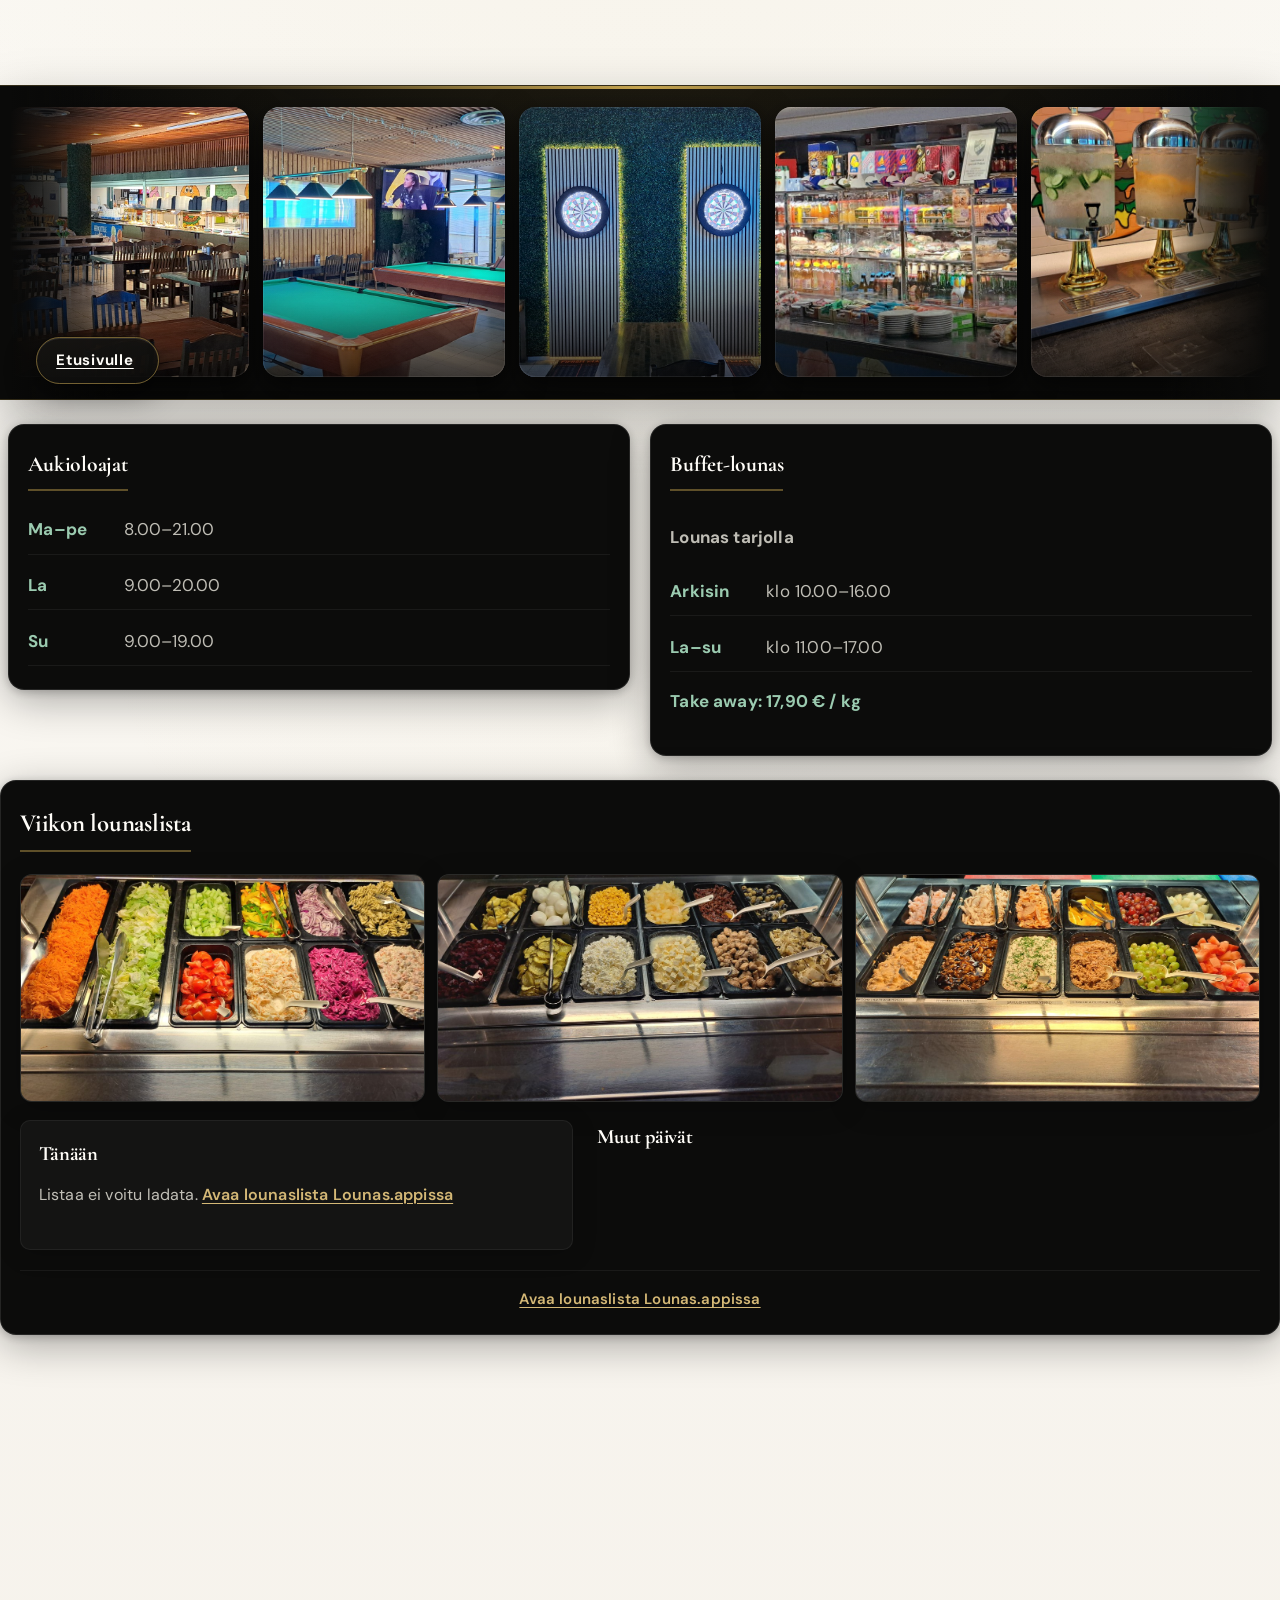
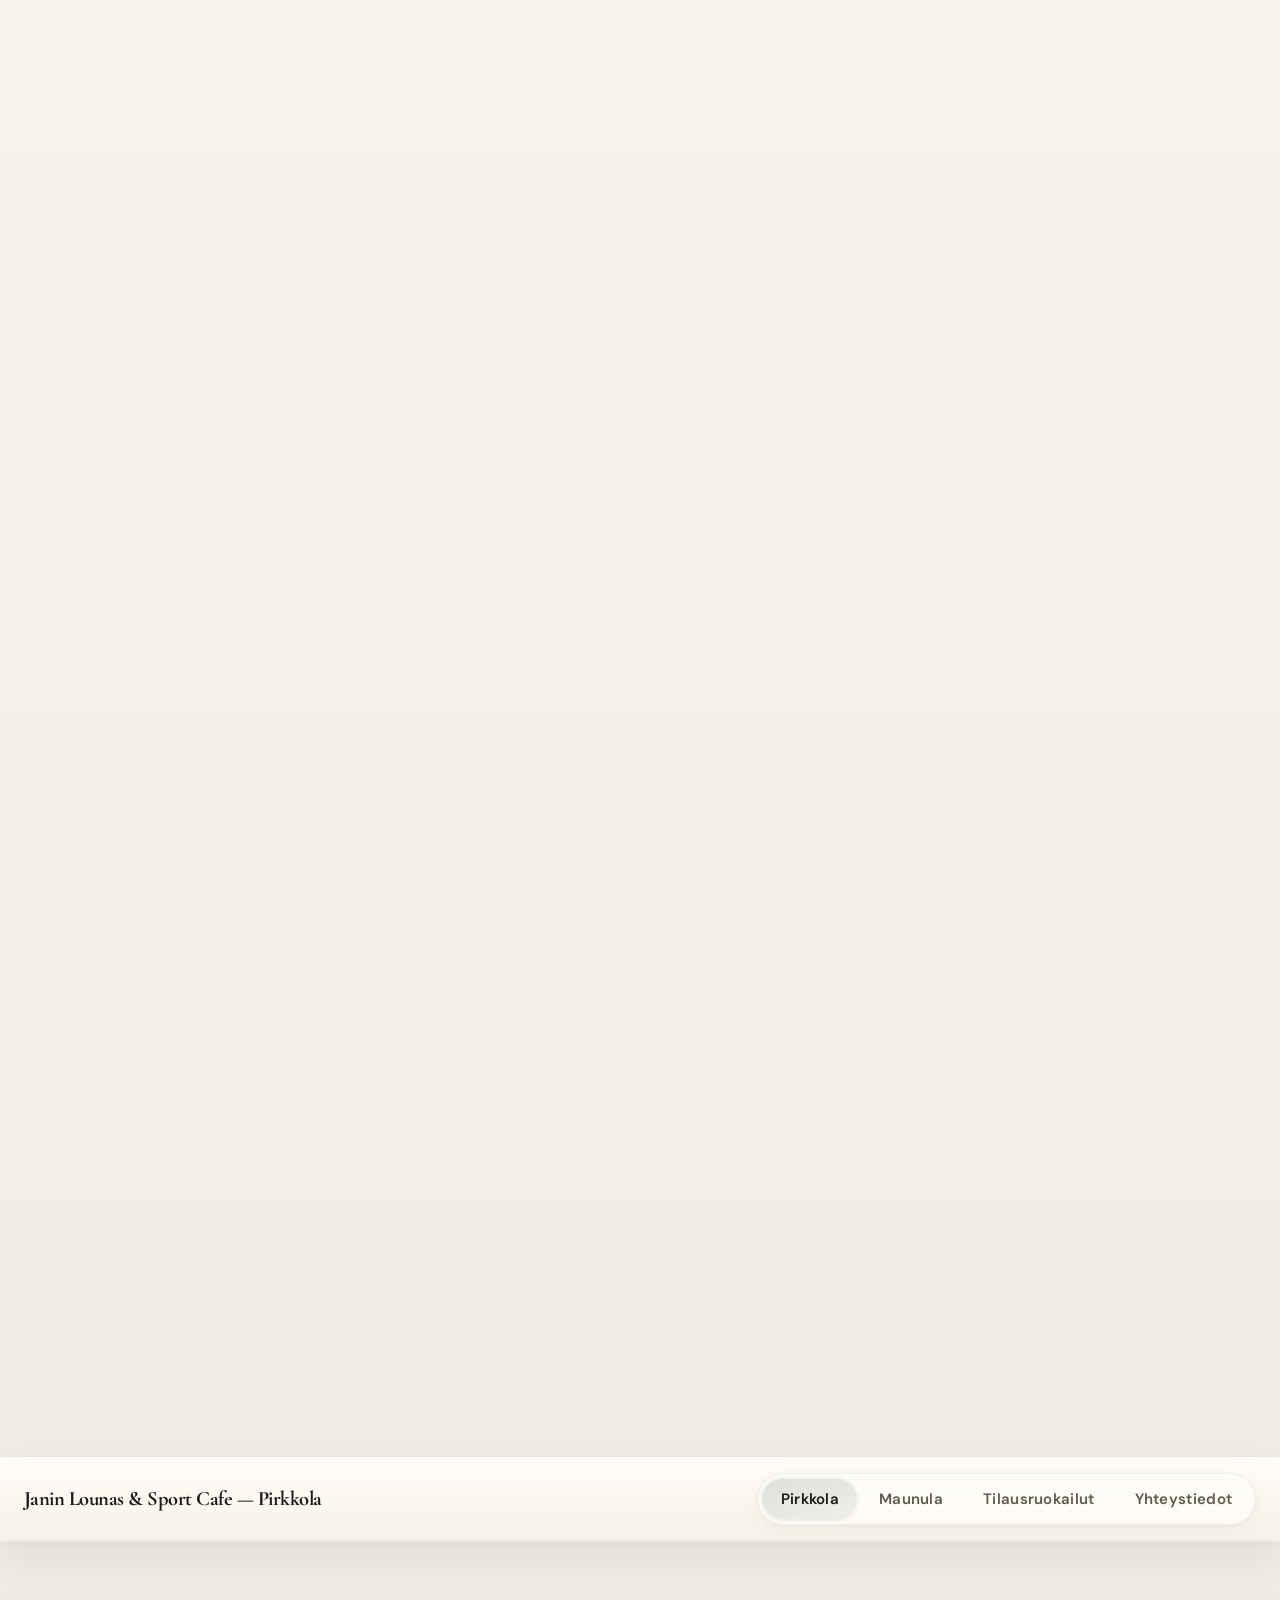
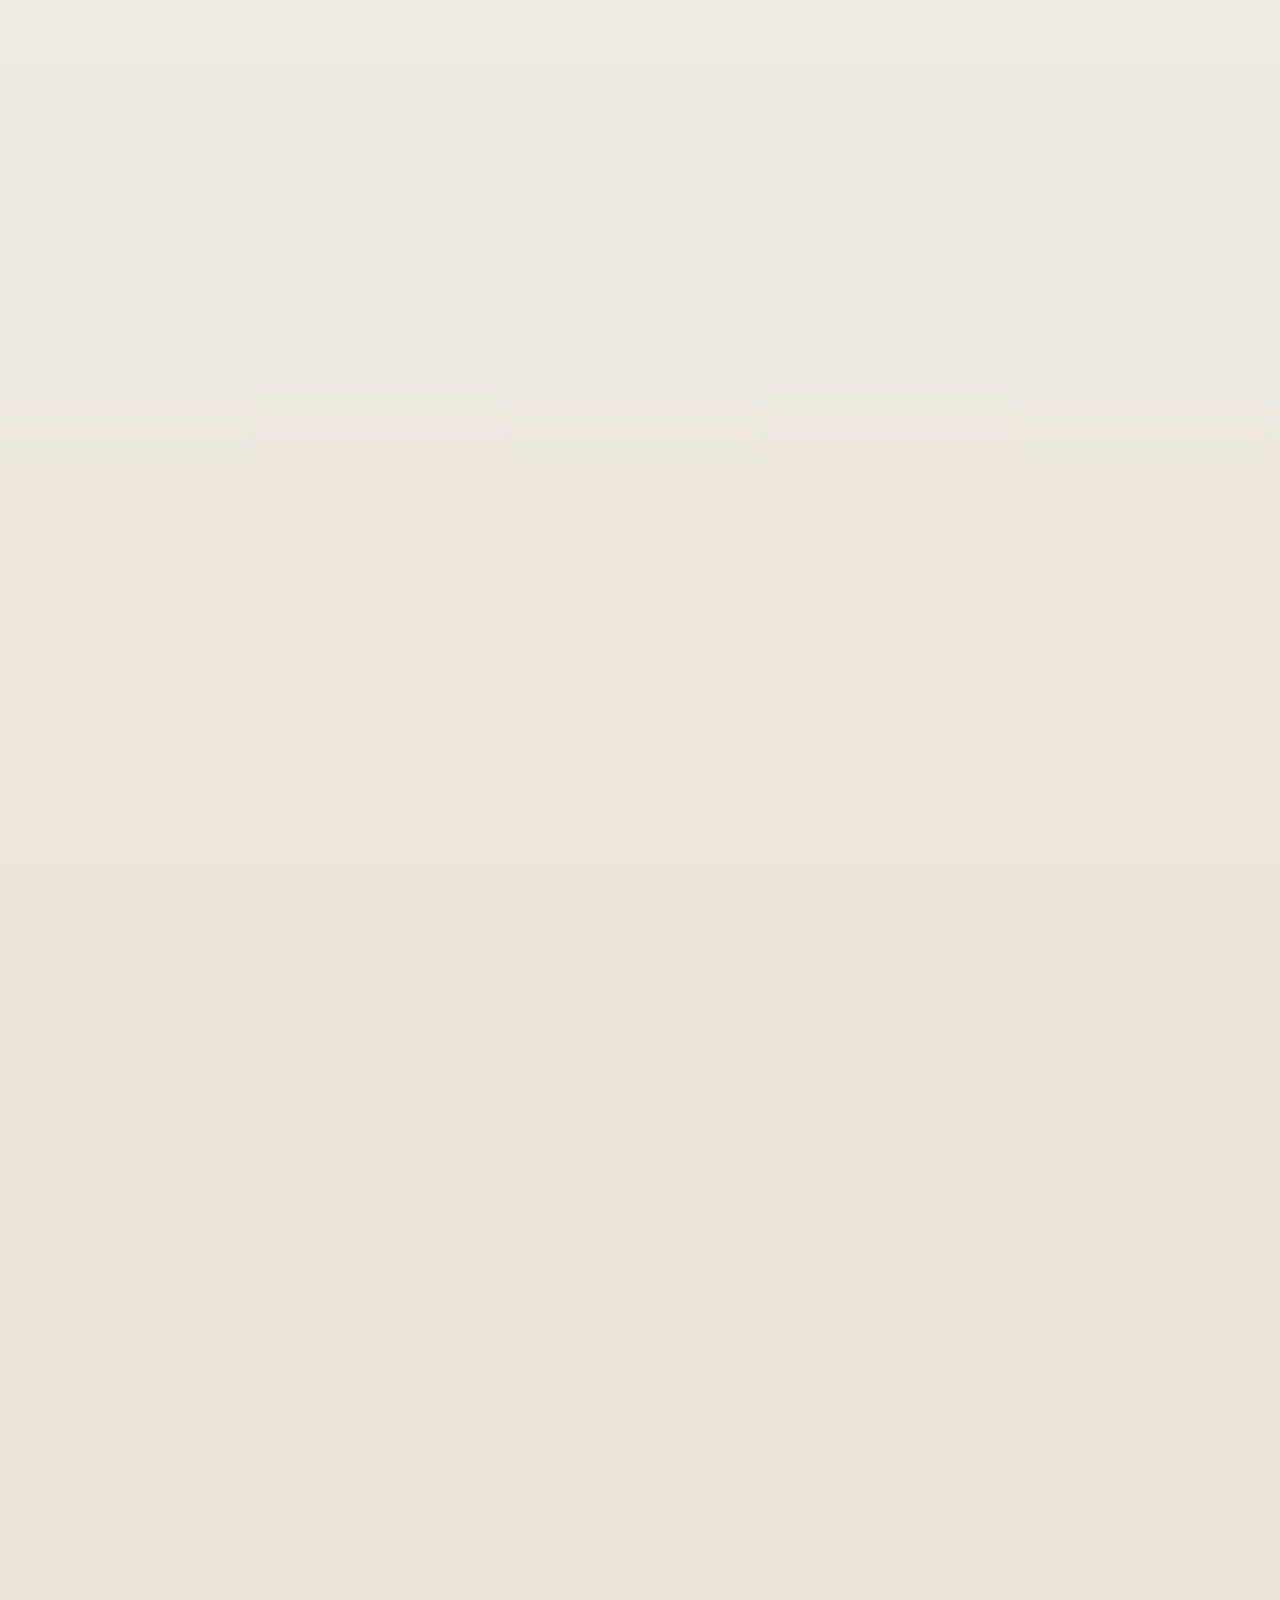
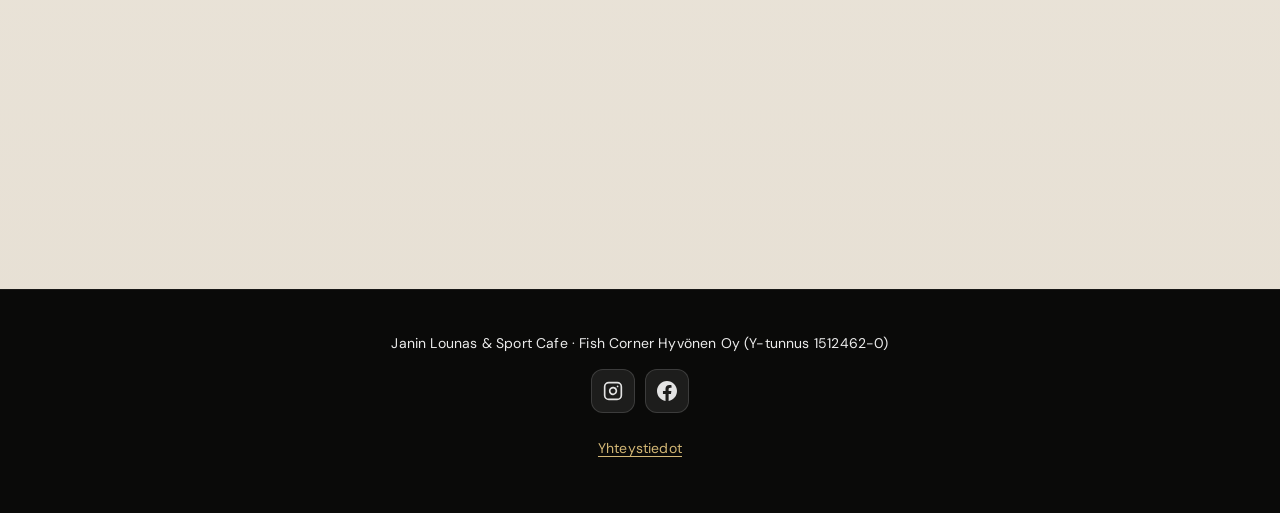
<file: tilausruokailut/index.html>
﻿<!DOCTYPE html>
<html lang="fi">
<head>
  <meta charset="utf-8">
  <meta name="viewport" content="width=device-width, initial-scale=1, viewport-fit=cover">
  <meta name="theme-color" content="#12110f">
  <title>Ohjataan: tilausruokailut — Janin Sport Cafe</title>
  <meta name="description" content="Tilausruokailut Janin Lounas &amp; Sport Cafessa Pirkkolassa: ryhmät, juhlat ja tarjoilut. Ohjaus Pirkkola-sivulle.">
  <link rel="canonical" href="https://janinsportcafe.fi/pirkkola/#tilausruokailut">
  <meta name="robots" content="noindex, follow">
  <link rel="icon" href="/favicon.ico" sizes="48x48">
  <link rel="icon" href="/images/favicon-32x32.png" type="image/png" sizes="32x32">
  <link rel="icon" href="/images/favicon-16x16.png" type="image/png" sizes="16x16">
  <link rel="icon" href="/images/favicon.png" type="image/png" sizes="150x150">
  <link rel="apple-touch-icon" href="/images/apple-touch-icon.png" sizes="180x180">
  <link rel="manifest" href="/site.webmanifest">
  <meta name="application-name" content="Janin Lounas &amp; Sport Cafe">
  <meta name="apple-mobile-web-app-title" content="Janin Cafe">
  <meta name="apple-mobile-web-app-capable" content="yes">
  <meta name="apple-mobile-web-app-status-bar-style" content="black-translucent">
  <meta name="mobile-web-app-capable" content="yes">
  <meta name="msapplication-TileColor" content="#12110f">
  <meta name="msapplication-TileImage" content="https://janinsportcafe.fi/images/mstile-150x150.png">
  <meta name="msapplication-config" content="/browserconfig.xml">
  <meta property="og:locale" content="fi_FI">
  <meta property="og:site_name" content="Janin Lounas &amp; Sport Cafe">
  <meta property="og:type" content="website">
  <meta property="og:title" content="Tilausruokailut — Janin Lounas &amp; Sport Cafe">
  <meta property="og:description" content="Tilausruokailut Pirkkolassa: ryhmät ja juhlatarjoilut. Katso tiedot ja varausohjeet.">
  <meta property="og:url" content="https://janinsportcafe.fi/tilausruokailut/">
  <meta property="og:image" content="https://janinsportcafe.fi/images/og-default.jpg">
  <meta property="og:image:width" content="1200">
  <meta property="og:image:height" content="1200">
  <meta property="og:image:alt" content="Janin Lounas ja Sport Cafe">
  <meta property="og:image:secure_url" content="https://janinsportcafe.fi/images/og-default.jpg">
  <meta property="og:image:type" content="image/jpeg">
  <meta name="twitter:card" content="summary_large_image">
  <meta name="twitter:title" content="Tilausruokailut — Janin Lounas &amp; Sport Cafe">
  <meta name="twitter:description" content="Tilausruokailut Pirkkolassa: ryhmät ja juhlatarjoilut.">
  <meta name="twitter:image" content="https://janinsportcafe.fi/images/og-default.jpg">
  <meta name="twitter:image:alt" content="Janin Lounas ja Sport Cafe">
  <meta http-equiv="refresh" content="0; url=/pirkkola/#tilausruokailut">
  <link rel="preconnect" href="https://fonts.googleapis.com">
  <link rel="preconnect" href="https://fonts.gstatic.com" crossorigin>
  <link href="https://fonts.googleapis.com/css2?family=Cormorant+Garamond:ital,wght@0,500;0,600;0,700;1,500&family=DM+Sans:ital,opsz,wght@0,9..40,400;0,9..40,500;0,9..40,600;0,9..40,700;1,9..40,400&display=swap" rel="stylesheet">
  <link rel="stylesheet" href="/css/style.css">
</head>
<body class="page-minimal">
  <a class="skip-link" href="#main-content">Hyppää sisältöön</a>
  <main id="main-content">
    <p>Tilausruokailut löytyvät nyt <a href="/pirkkola/#tilausruokailut">Pirkkola-sivun alaosasta</a>. Jos selain ei ohjaa automaattisesti, käytä linkkiä.</p>
  </main>
</body>
</html>
</file>
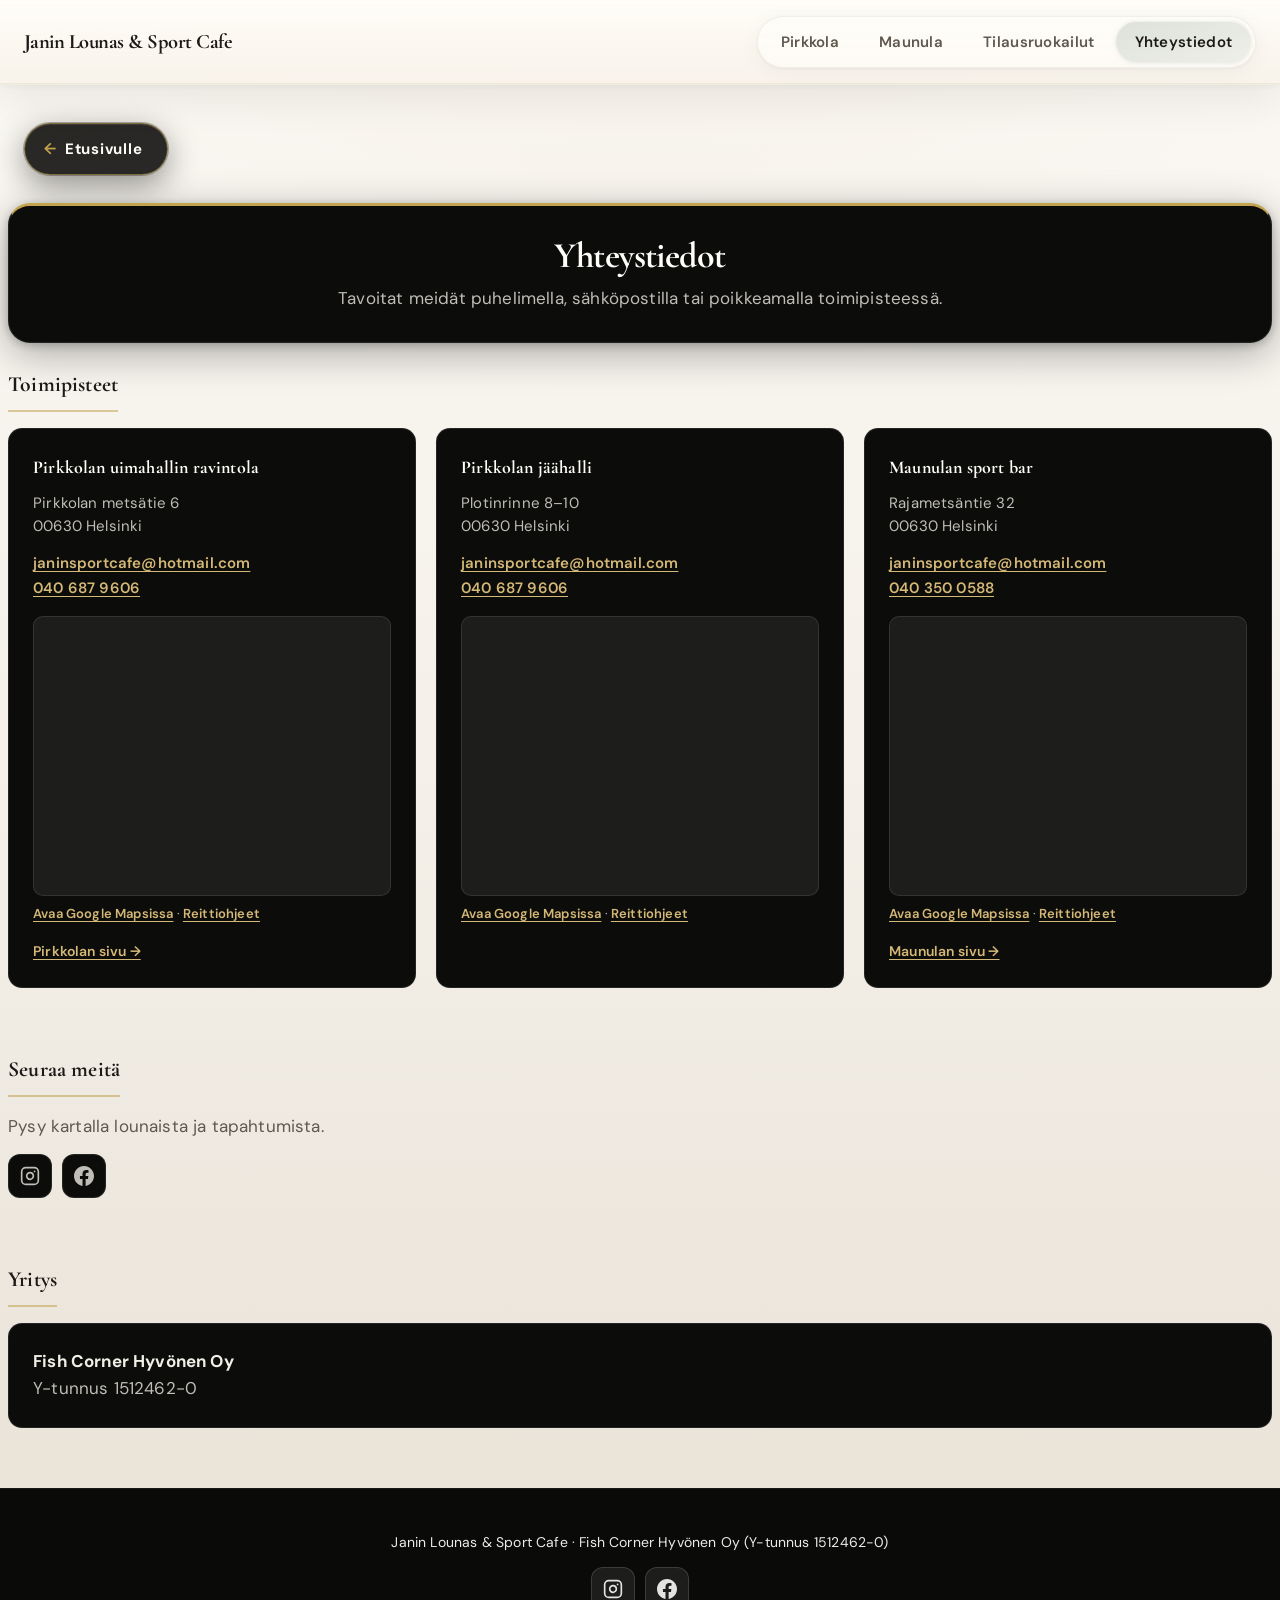
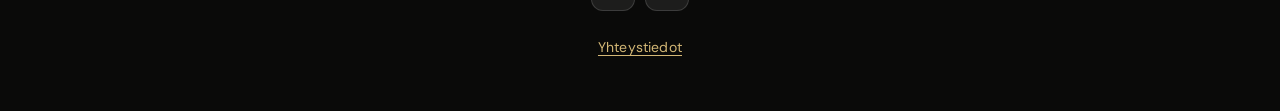
<file: yhteystiedot/index.html>
﻿<!DOCTYPE html>
<html lang="fi">
<head>
  <meta charset="utf-8">
  <meta name="viewport" content="width=device-width, initial-scale=1, viewport-fit=cover">
  <meta name="theme-color" content="#12110f">
  <title>Yhteystiedot — Janin Lounas &amp; Sport Cafe</title>
  <meta name="description" content="Janin Lounas &amp; Sport Cafe: osoitteet ja puhelin Pirkkolassa ja Maunulassa, sähköposti ja Fish Corner Hyvönen Oy (Y-tunnus).">
  <link rel="canonical" href="https://janinsportcafe.fi/yhteystiedot/">
  <meta name="robots" content="index, follow, max-image-preview:large">
  <link rel="sitemap" type="application/xml" title="Sitemap" href="https://janinsportcafe.fi/sitemap.xml">
  <link rel="alternate" hreflang="fi" href="https://janinsportcafe.fi/yhteystiedot/">
  <link rel="icon" href="/favicon.ico" sizes="48x48">
  <link rel="icon" href="/images/favicon-32x32.png" type="image/png" sizes="32x32">
  <link rel="icon" href="/images/favicon-16x16.png" type="image/png" sizes="16x16">
  <link rel="icon" href="/images/favicon.png" type="image/png" sizes="150x150">
  <link rel="apple-touch-icon" href="/images/apple-touch-icon.png" sizes="180x180">
  <link rel="manifest" href="/site.webmanifest">
  <meta name="application-name" content="Janin Lounas &amp; Sport Cafe">
  <meta name="apple-mobile-web-app-title" content="Janin Cafe">
  <meta name="apple-mobile-web-app-capable" content="yes">
  <meta name="apple-mobile-web-app-status-bar-style" content="black-translucent">
  <meta name="mobile-web-app-capable" content="yes">
  <meta name="msapplication-TileColor" content="#12110f">
  <meta name="msapplication-TileImage" content="https://janinsportcafe.fi/images/mstile-150x150.png">
  <meta name="msapplication-config" content="/browserconfig.xml">
  <meta property="og:locale" content="fi_FI">
  <meta property="og:site_name" content="Janin Lounas &amp; Sport Cafe">
  <meta property="og:type" content="website">
  <meta property="og:title" content="Yhteystiedot — Janin Lounas &amp; Sport Cafe">
  <meta property="og:description" content="Osoitteet, puhelin ja sähköposti: Pirkkola ja Maunula, Helsinki. Fish Corner Hyvönen Oy.">
  <meta property="og:url" content="https://janinsportcafe.fi/yhteystiedot/">
  <meta property="og:image" content="https://janinsportcafe.fi/images/og-default.jpg">
  <meta property="og:image:width" content="1200">
  <meta property="og:image:height" content="1200">
  <meta property="og:image:alt" content="Janin Lounas ja Sport Cafe — yhteystiedot">
  <meta property="og:image:secure_url" content="https://janinsportcafe.fi/images/og-default.jpg">
  <meta property="og:image:type" content="image/jpeg">
  <meta name="twitter:card" content="summary_large_image">
  <meta name="twitter:title" content="Yhteystiedot — Janin Lounas &amp; Sport Cafe">
  <meta name="twitter:description" content="Osoitteet, puhelin ja sähköposti: Pirkkola ja Maunula, Helsinki.">
  <meta name="twitter:image" content="https://janinsportcafe.fi/images/og-default.jpg">
  <meta name="twitter:image:alt" content="Janin Lounas ja Sport Cafe — yhteystiedot">
  <script type="application/ld+json">
  {
    "@context": "https://schema.org",
    "@graph": [
      {
        "@type": "BreadcrumbList",
        "itemListElement": [
          { "@type": "ListItem", "position": 1, "name": "Etusivu", "item": "https://janinsportcafe.fi/" },
          { "@type": "ListItem", "position": 2, "name": "Yhteystiedot", "item": "https://janinsportcafe.fi/yhteystiedot/" }
        ]
      },
      {
        "@type": "Organization",
        "@id": "https://janinsportcafe.fi/#organization",
        "name": "Fish Corner Hyvönen Oy",
        "alternateName": "Janin Lounas & Sport Cafe",
        "url": "https://janinsportcafe.fi/",
        "email": "janinsportcafe@hotmail.com",
        "telephone": "+358406879606",
        "taxID": "1512462-0",
        "logo": {
          "@type": "ImageObject",
          "url": "https://janinsportcafe.fi/images/icon-512.png",
          "width": 512,
          "height": 512
        },
        "image": "https://janinsportcafe.fi/images/og-default.jpg",
        "sameAs": [
          "https://www.facebook.com/janinsportcafe",
          "https://www.instagram.com/janin_lounas_pirkkola/"
        ],
        "location": [
          {
            "@type": "Restaurant",
            "name": "Pirkkolan uimahallin ravintola",
            "telephone": "+358406879606",
            "address": {
              "@type": "PostalAddress",
              "streetAddress": "Pirkkolan metsätie 6",
              "addressLocality": "Helsinki",
              "postalCode": "00630",
              "addressCountry": "FI"
            }
          },
          {
            "@type": "Restaurant",
            "name": "Pirkkolan jäähalli",
            "telephone": "+358406879606",
            "address": {
              "@type": "PostalAddress",
              "streetAddress": "Plotinrinne 8–10",
              "addressLocality": "Helsinki",
              "postalCode": "00630",
              "addressCountry": "FI"
            }
          },
          {
            "@type": "BarOrPub",
            "name": "Maunulan sport bar",
            "telephone": "+358403500588",
            "address": {
              "@type": "PostalAddress",
              "streetAddress": "Rajametsäntie 32",
              "addressLocality": "Helsinki",
              "postalCode": "00630",
              "addressCountry": "FI"
            }
          }
        ]
      }
    ]
  }
  </script>
  <link rel="preconnect" href="https://fonts.googleapis.com">
  <link rel="preconnect" href="https://fonts.gstatic.com" crossorigin>
  <link href="https://fonts.googleapis.com/css2?family=Cormorant+Garamond:ital,wght@0,500;0,600;0,700;1,500&family=DM+Sans:ital,opsz,wght@0,9..40,400;0,9..40,500;0,9..40,600;0,9..40,700;1,9..40,400&display=swap" rel="stylesheet">
  <link rel="stylesheet" href="/css/style.css">
  <script src="/js/nav.js" defer></script>
  <script src="/js/home-reveal.js" defer></script>
</head>
<body class="page-branch page-contact">
  <a class="skip-link" href="#main-content">Hyppää sisältöön</a>
  <div class="layout">
    <header class="site-header">
      <div class="site-header__inner">
        <a class="brand" href="/">Janin Lounas &amp; Sport Cafe</a>
        <button type="button" class="nav-toggle" aria-expanded="false" aria-controls="primary-nav" aria-label="Avaa valikko">
          <span class="nav-toggle__lines" aria-hidden="true"><span></span><span></span><span></span></span>
        </button>
        <nav id="primary-nav" class="nav nav--primary" aria-label="Päävalikko">
          <a href="/pirkkola/">Pirkkola</a>
          <a href="/maunula/">Maunula</a>
          <a href="/pirkkola/#tilausruokailut">Tilausruokailut</a>
          <a href="/yhteystiedot/" aria-current="page">Yhteystiedot</a>
        </nav>
      </div>
    </header>

    <main class="branch-main" id="main-content">
      <p class="back-row back-row--hero-overlay home-reveal"><a class="back-row__link" href="/">Etusivulle</a></p>

      <header class="branch-intro home-reveal" style="--reveal-delay: 70ms">
        <h1 class="page-title">Yhteystiedot</h1>
        <p class="page-intro">Tavoitat meidät puhelimella, sähköpostilla tai poikkeamalla toimipisteessä.</p>
      </header>

      <section class="section home-reveal" style="--reveal-delay: 0ms" aria-labelledby="h-toimipisteet">
        <h2 id="h-toimipisteet">Toimipisteet</h2>
        <div class="locations-grid">
          <div class="contact-block contact-block--with-map">
            <h3 class="location-card__title">Pirkkolan uimahallin ravintola</h3>
            <p class="location-card__address">Pirkkolan metsätie 6<br>00630 Helsinki</p>
            <p class="location-card__reach">
              <a href="mailto:janinsportcafe@hotmail.com">janinsportcafe@hotmail.com</a><br>
              <a href="tel:+358406879606">040 687 9606</a>
            </p>
            <div class="map-embed" role="region" aria-label="Kartta: Pirkkolan metsätie 6">
              <iframe
                title="Google Maps: Pirkkolan metsätie 6, Helsinki"
                src="https://maps.google.com/maps?q=60.2324025,24.9122046&amp;hl=fi&amp;z=17&amp;output=embed"
                loading="lazy"
                referrerpolicy="no-referrer-when-downgrade"
                allowfullscreen></iframe>
            </div>
            <p class="map-embed__link"><a href="https://www.google.com/maps/search/?api=1&amp;query=Pirkkolan+mets%C3%A4tie+6%2C+00630+Helsinki" rel="noopener noreferrer" target="_blank">Avaa Google Mapsissa</a> · <a href="https://www.google.com/maps/dir/?api=1&amp;destination=Pirkkolan+mets%C3%A4tie+6%2C+00630+Helsinki" rel="noopener noreferrer" target="_blank">Reittiohjeet</a></p>
            <p class="location-card__more"><a href="/pirkkola/">Pirkkolan sivu →</a></p>
          </div>

          <div class="contact-block contact-block--with-map">
            <h3 class="location-card__title">Pirkkolan jäähalli</h3>
            <p class="location-card__address">Plotinrinne 8–10<br>00630 Helsinki</p>
            <p class="location-card__reach">
              <a href="mailto:janinsportcafe@hotmail.com">janinsportcafe@hotmail.com</a><br>
              <a href="tel:+358406879606">040 687 9606</a>
            </p>
            <div class="map-embed" role="region" aria-label="Kartta: Pirkkolan jäähalli">
              <iframe
                title="Google Maps: Pirkkolan jäähalli, Helsinki"
                src="https://maps.google.com/maps?q=60.2320842,24.9135890&amp;hl=fi&amp;z=17&amp;output=embed"
                loading="lazy"
                referrerpolicy="no-referrer-when-downgrade"
                allowfullscreen></iframe>
            </div>
            <p class="map-embed__link"><a href="https://www.google.com/maps/search/?api=1&amp;query=Pirkkolan+j%C3%A4%C3%A4halli%2C+Helsinki" rel="noopener noreferrer" target="_blank">Avaa Google Mapsissa</a> · <a href="https://www.google.com/maps/dir/?api=1&amp;destination=Pirkkolan+j%C3%A4%C3%A4halli%2C+Helsinki" rel="noopener noreferrer" target="_blank">Reittiohjeet</a></p>
          </div>

          <div class="contact-block contact-block--with-map">
            <h3 class="location-card__title">Maunulan sport bar</h3>
            <p class="location-card__address">Rajametsäntie 32<br>00630 Helsinki</p>
            <p class="location-card__reach">
              <a href="mailto:janinsportcafe@hotmail.com">janinsportcafe@hotmail.com</a><br>
              <a href="tel:+358403500588">040 350 0588</a>
            </p>
            <div class="map-embed" role="region" aria-label="Kartta: Rajametsäntie 32">
              <iframe
                title="Google Maps: Rajametsäntie 32, Maunula"
                src="https://maps.google.com/maps?q=60.2292534,24.9336675&amp;hl=fi&amp;z=17&amp;output=embed"
                loading="lazy"
                referrerpolicy="no-referrer-when-downgrade"
                allowfullscreen></iframe>
            </div>
            <p class="map-embed__link"><a href="https://www.google.com/maps/search/?api=1&amp;query=Rajamets%C3%A4ntie+32%2C+00630+Helsinki" rel="noopener noreferrer" target="_blank">Avaa Google Mapsissa</a> · <a href="https://www.google.com/maps/dir/?api=1&amp;destination=Rajamets%C3%A4ntie+32%2C+00630+Helsinki" rel="noopener noreferrer" target="_blank">Reittiohjeet</a></p>
            <p class="location-card__more"><a href="/maunula/">Maunulan sivu →</a></p>
          </div>
        </div>
      </section>

      <section class="section home-reveal" style="--reveal-delay: 90ms" aria-labelledby="h-some">
        <h2 id="h-some">Seuraa meitä</h2>
        <p class="page-intro" style="margin-bottom:0.85rem;">Pysy kartalla lounaista ja tapahtumista.</p>
        <ul class="social-links" role="list">
          <li>
            <a class="social-link" href="https://www.instagram.com/janin_lounas_pirkkola/" rel="noopener noreferrer" target="_blank" aria-label="Janin Lounas Pirkkola Instagramissa">
              <svg class="social-link__icon" xmlns="http://www.w3.org/2000/svg" viewBox="0 0 24 24" fill="none" stroke="currentColor" stroke-width="2" stroke-linecap="round" stroke-linejoin="round" aria-hidden="true"><rect x="2" y="2" width="20" height="20" rx="5" ry="5"/><path d="M16 11.37A4 4 0 1 1 12.63 8 4 4 0 0 1 16 11.37z"/><line x1="17.5" y1="6.5" x2="17.51" y2="6.5"/></svg>
            </a>
          </li>
          <li>
            <a class="social-link" href="https://www.facebook.com/janinsportcafe" rel="noopener noreferrer" target="_blank" aria-label="Janin Lounas &amp; Sport Cafe Facebookissa">
              <svg class="social-link__icon" xmlns="http://www.w3.org/2000/svg" viewBox="0 0 24 24" aria-hidden="true"><path fill="currentColor" d="M24 12.073C24 5.405 18.627 0 12 0S0 5.405 0 12.073c0 5.999 4.437 10.961 10.206 11.854v-8.384H7.129v-3.47h3.077V9.43c0-3.007 1.792-4.669 4.533-4.669 1.312 0 2.686.236 2.686.236v3.019h-1.515c-1.492 0-1.956.925-1.956 1.873v2.25h3.328l-.531 3.47h-2.797v8.384C19.564 23.034 24 18.072 24 12.073Z"/></svg>
            </a>
          </li>
        </ul>
      </section>

      <section class="section home-reveal" style="--reveal-delay: 180ms" aria-labelledby="h-yritys">
        <h2 id="h-yritys">Yritys</h2>
        <div class="contact-block">
          <p style="margin:0;"><strong>Fish Corner Hyvönen Oy</strong><br>Y-tunnus 1512462-0</p>
        </div>
      </section>
    </main>

    <footer class="site-footer">
      <p>Janin Lounas &amp; Sport Cafe · Fish Corner Hyvönen Oy (Y-tunnus 1512462-0)</p>
      <ul class="social-links social-links--footer" role="list">
        <li>
          <a class="social-link" href="https://www.instagram.com/janin_lounas_pirkkola/" rel="noopener noreferrer" target="_blank" aria-label="Janin Lounas Pirkkola Instagramissa">
            <svg class="social-link__icon" xmlns="http://www.w3.org/2000/svg" viewBox="0 0 24 24" fill="none" stroke="currentColor" stroke-width="2" stroke-linecap="round" stroke-linejoin="round" aria-hidden="true"><rect x="2" y="2" width="20" height="20" rx="5" ry="5"/><path d="M16 11.37A4 4 0 1 1 12.63 8 4 4 0 0 1 16 11.37z"/><line x1="17.5" y1="6.5" x2="17.51" y2="6.5"/></svg>
          </a>
        </li>
        <li>
          <a class="social-link" href="https://www.facebook.com/janinsportcafe" rel="noopener noreferrer" target="_blank" aria-label="Janin Lounas &amp; Sport Cafe Facebookissa">
            <svg class="social-link__icon" xmlns="http://www.w3.org/2000/svg" viewBox="0 0 24 24" aria-hidden="true"><path fill="currentColor" d="M24 12.073C24 5.405 18.627 0 12 0S0 5.405 0 12.073c0 5.999 4.437 10.961 10.206 11.854v-8.384H7.129v-3.47h3.077V9.43c0-3.007 1.792-4.669 4.533-4.669 1.312 0 2.686.236 2.686.236v3.019h-1.515c-1.492 0-1.956.925-1.956 1.873v2.25h3.328l-.531 3.47h-2.797v8.384C19.564 23.034 24 18.072 24 12.073Z"/></svg>
          </a>
        </li>
      </ul>
      <p><a href="/yhteystiedot/">Yhteystiedot</a></p>
    </footer>
  </div>
</body>
</html>
</file>
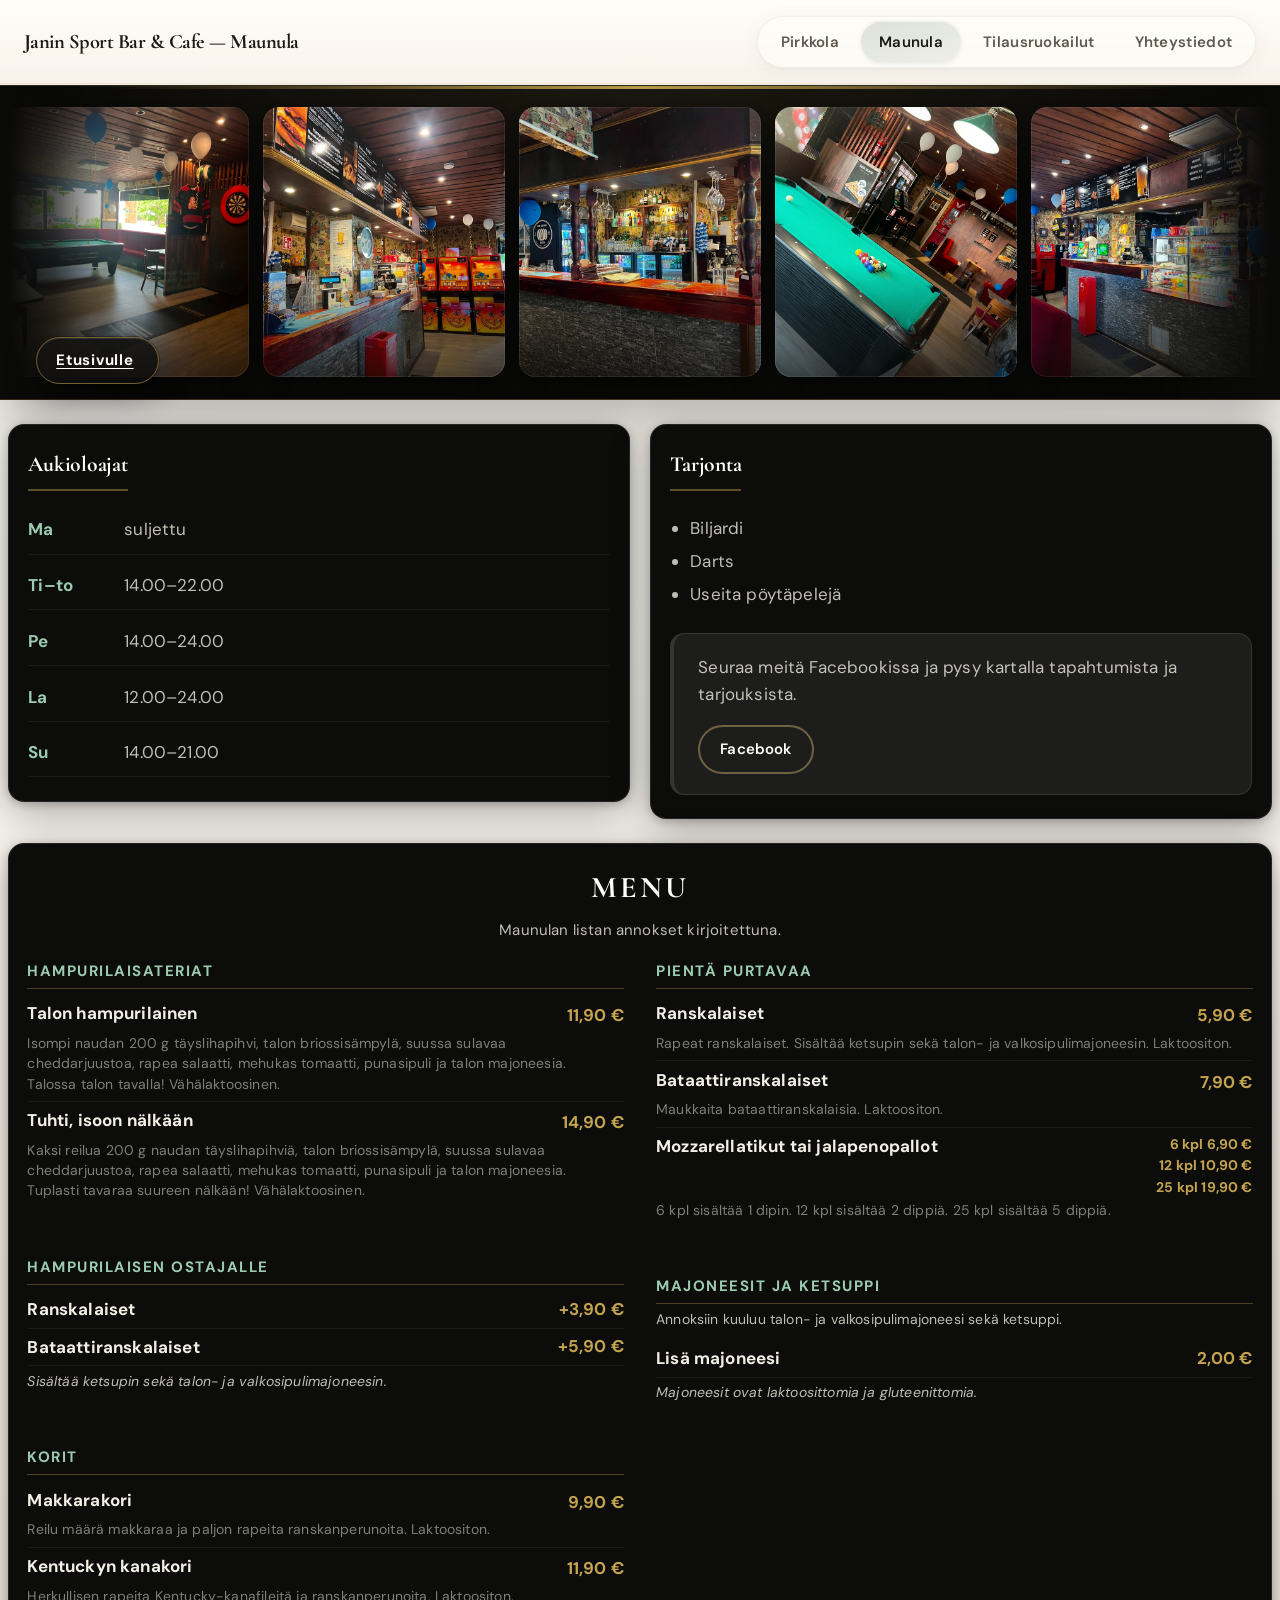
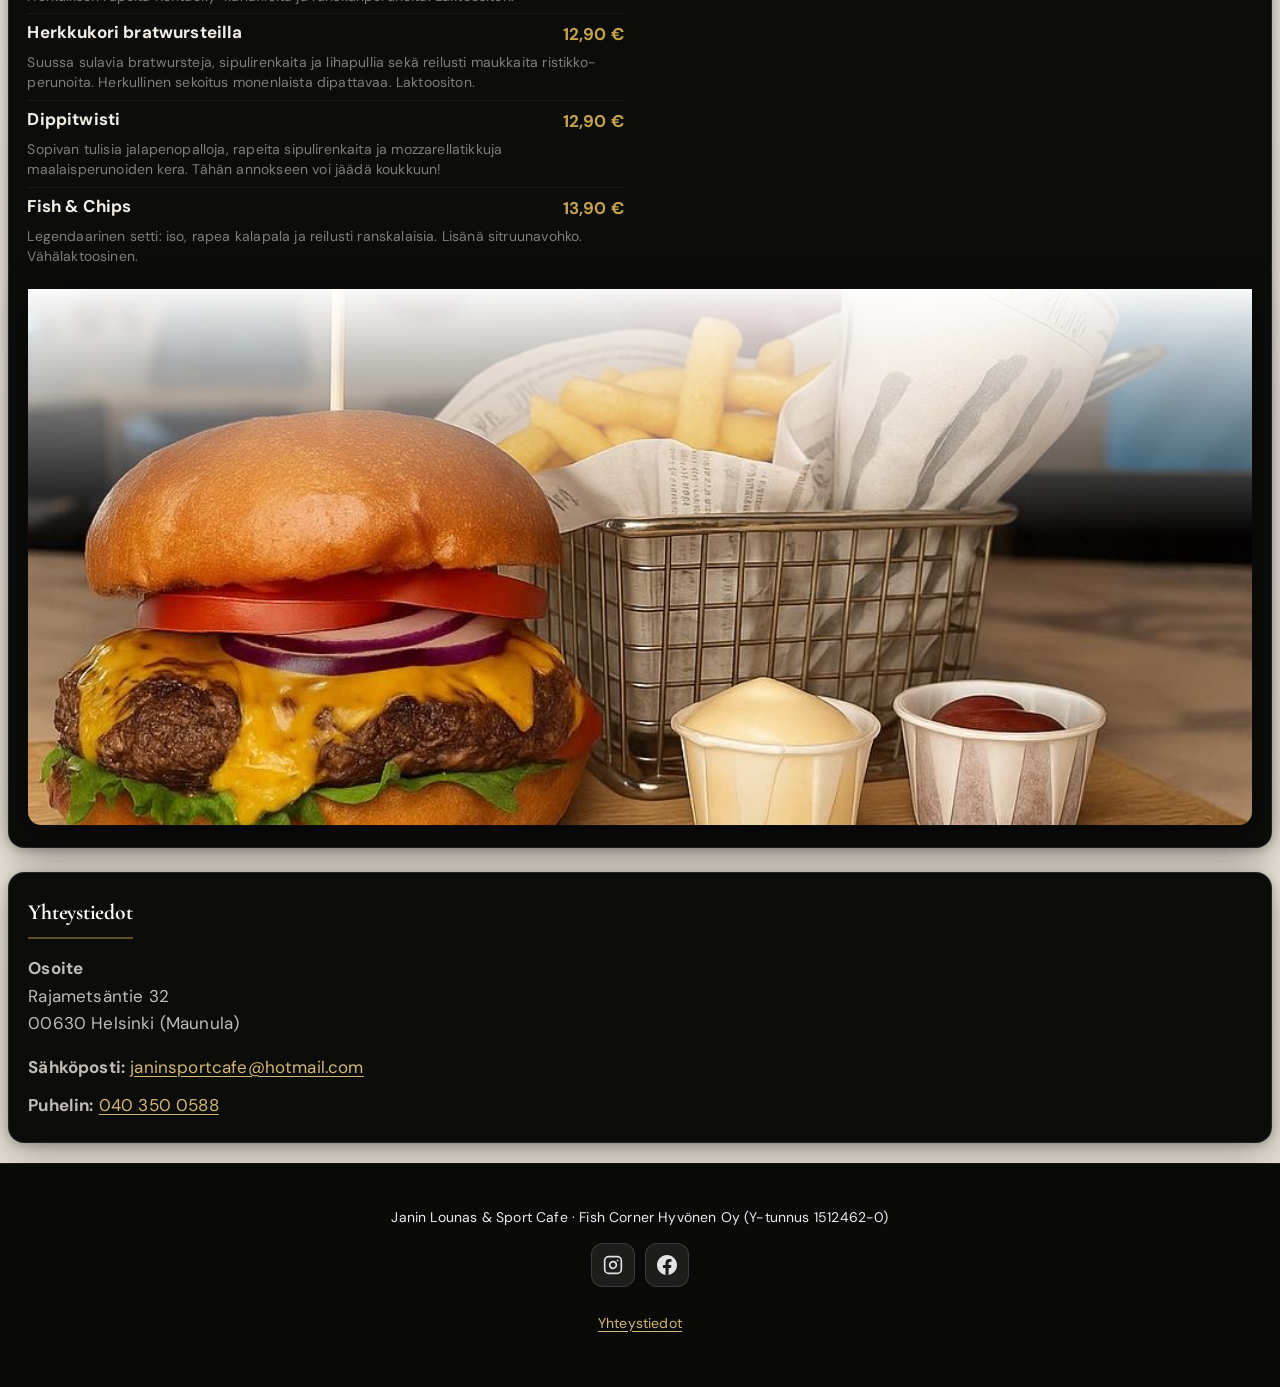
<file: maunula.html>
<!DOCTYPE html>
<html lang="fi">
<head>
  <meta charset="utf-8">
  <link rel="canonical" href="https://janinsportcafe.fi/maunula/">
  <meta http-equiv="refresh" content="0; url=/maunula/">
  <title>Siirrytään: Maunula</title>
  <script>location.replace("/maunula/");</script>
</head>
<body>
  <p><a href="/maunula/">Siirry Maunula-sivulle</a></p>
</body>
</html>
</file>
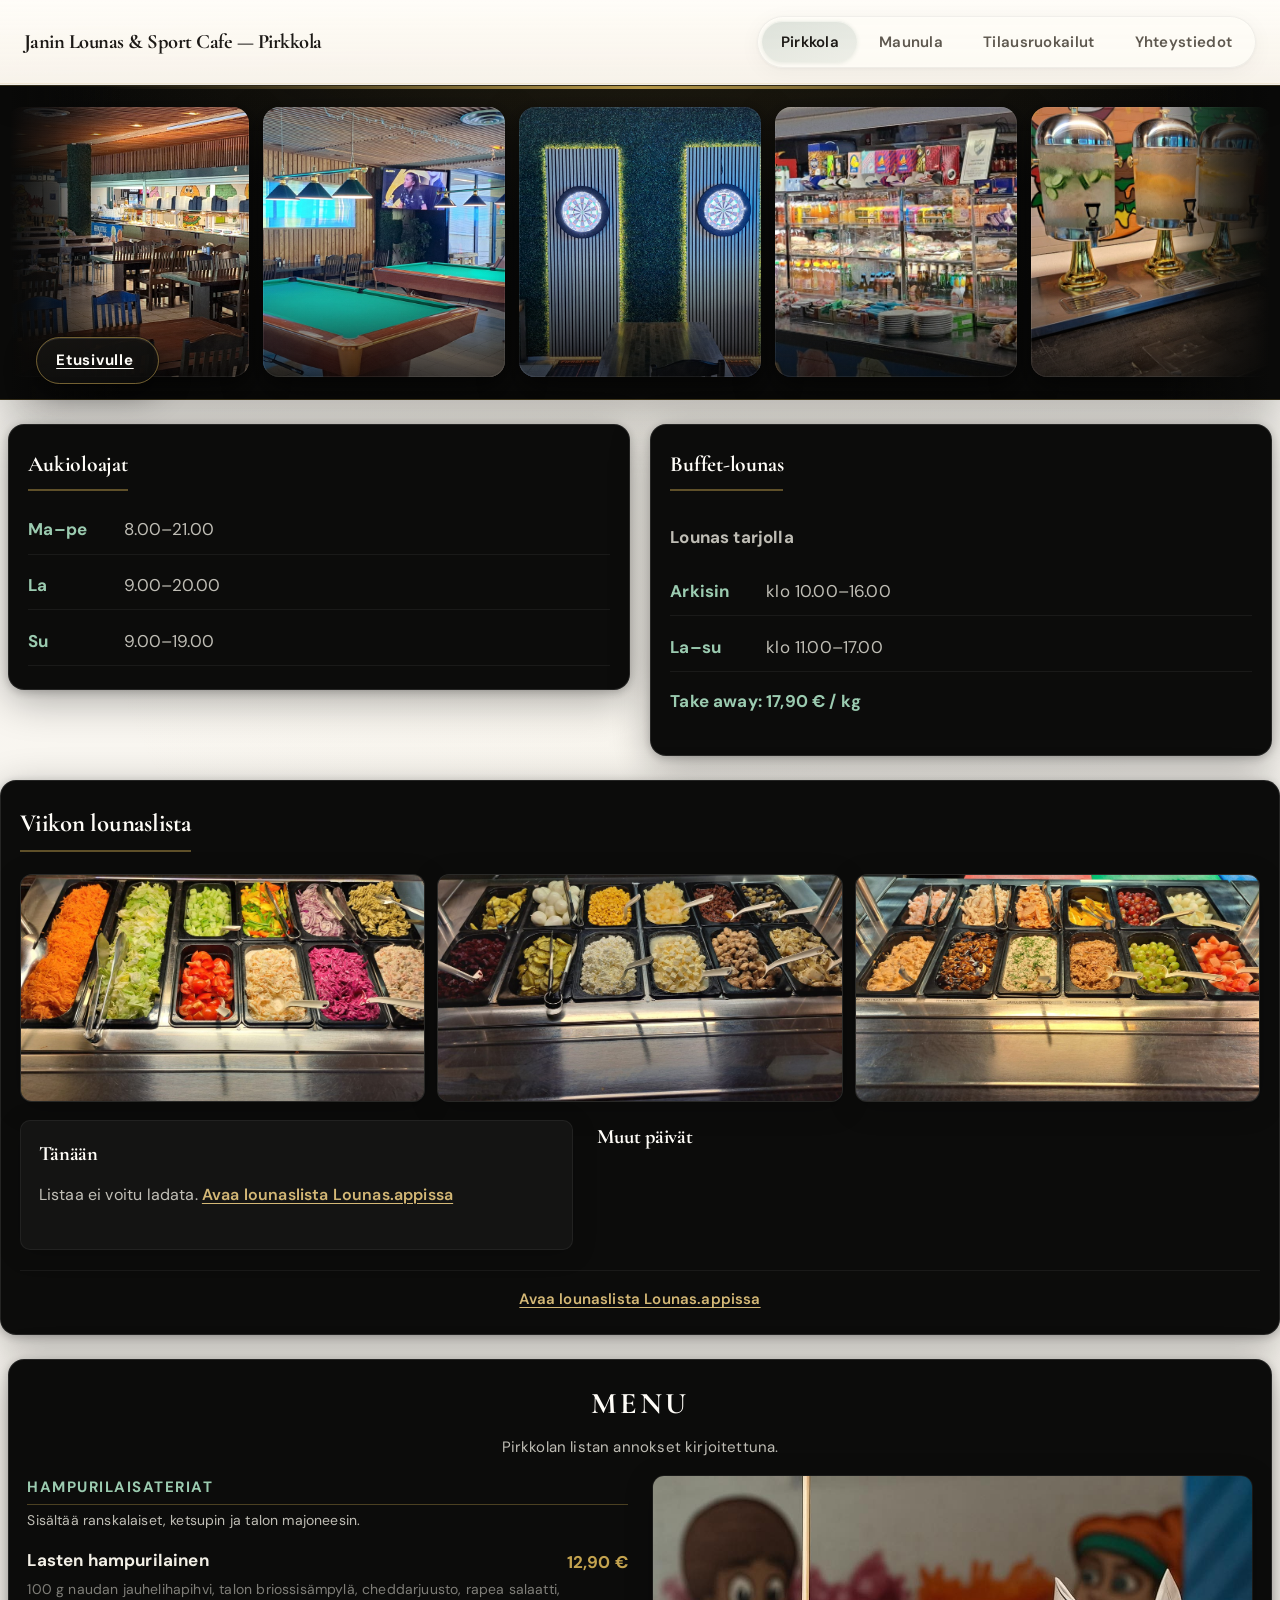
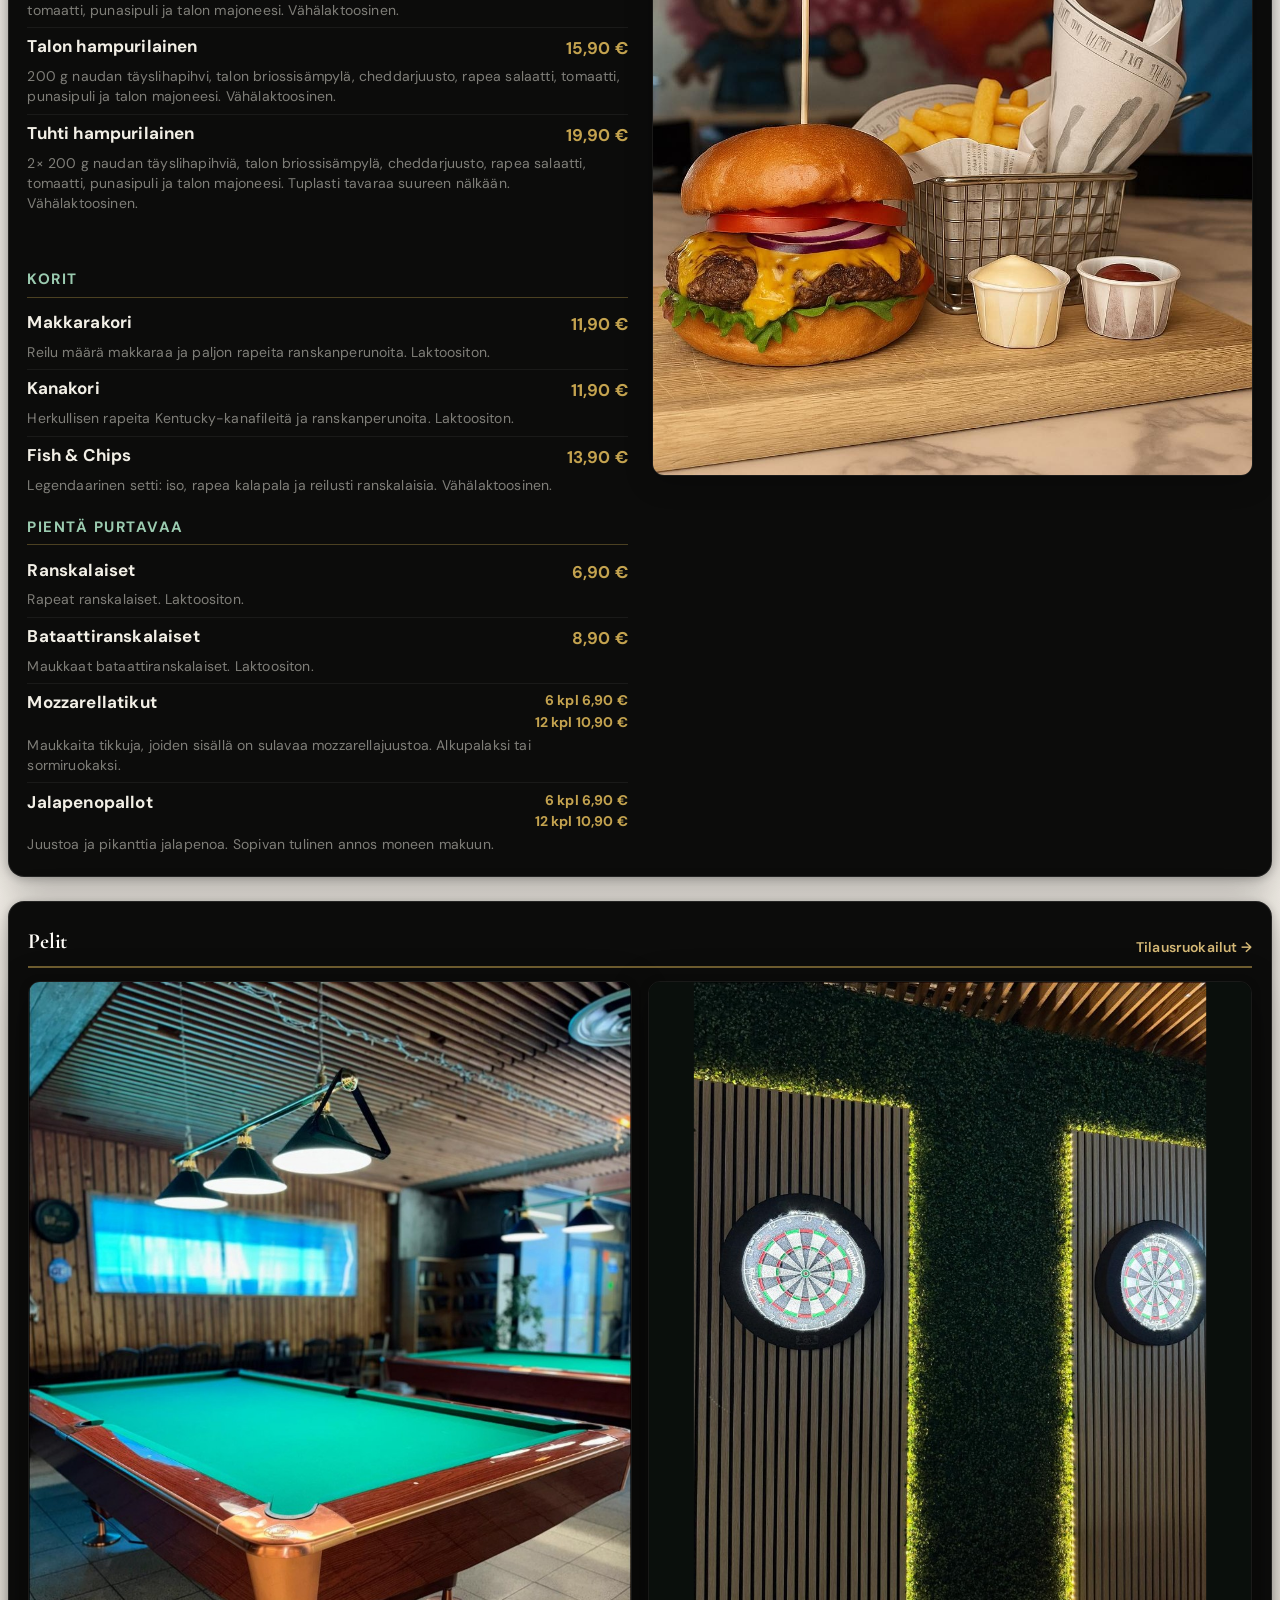
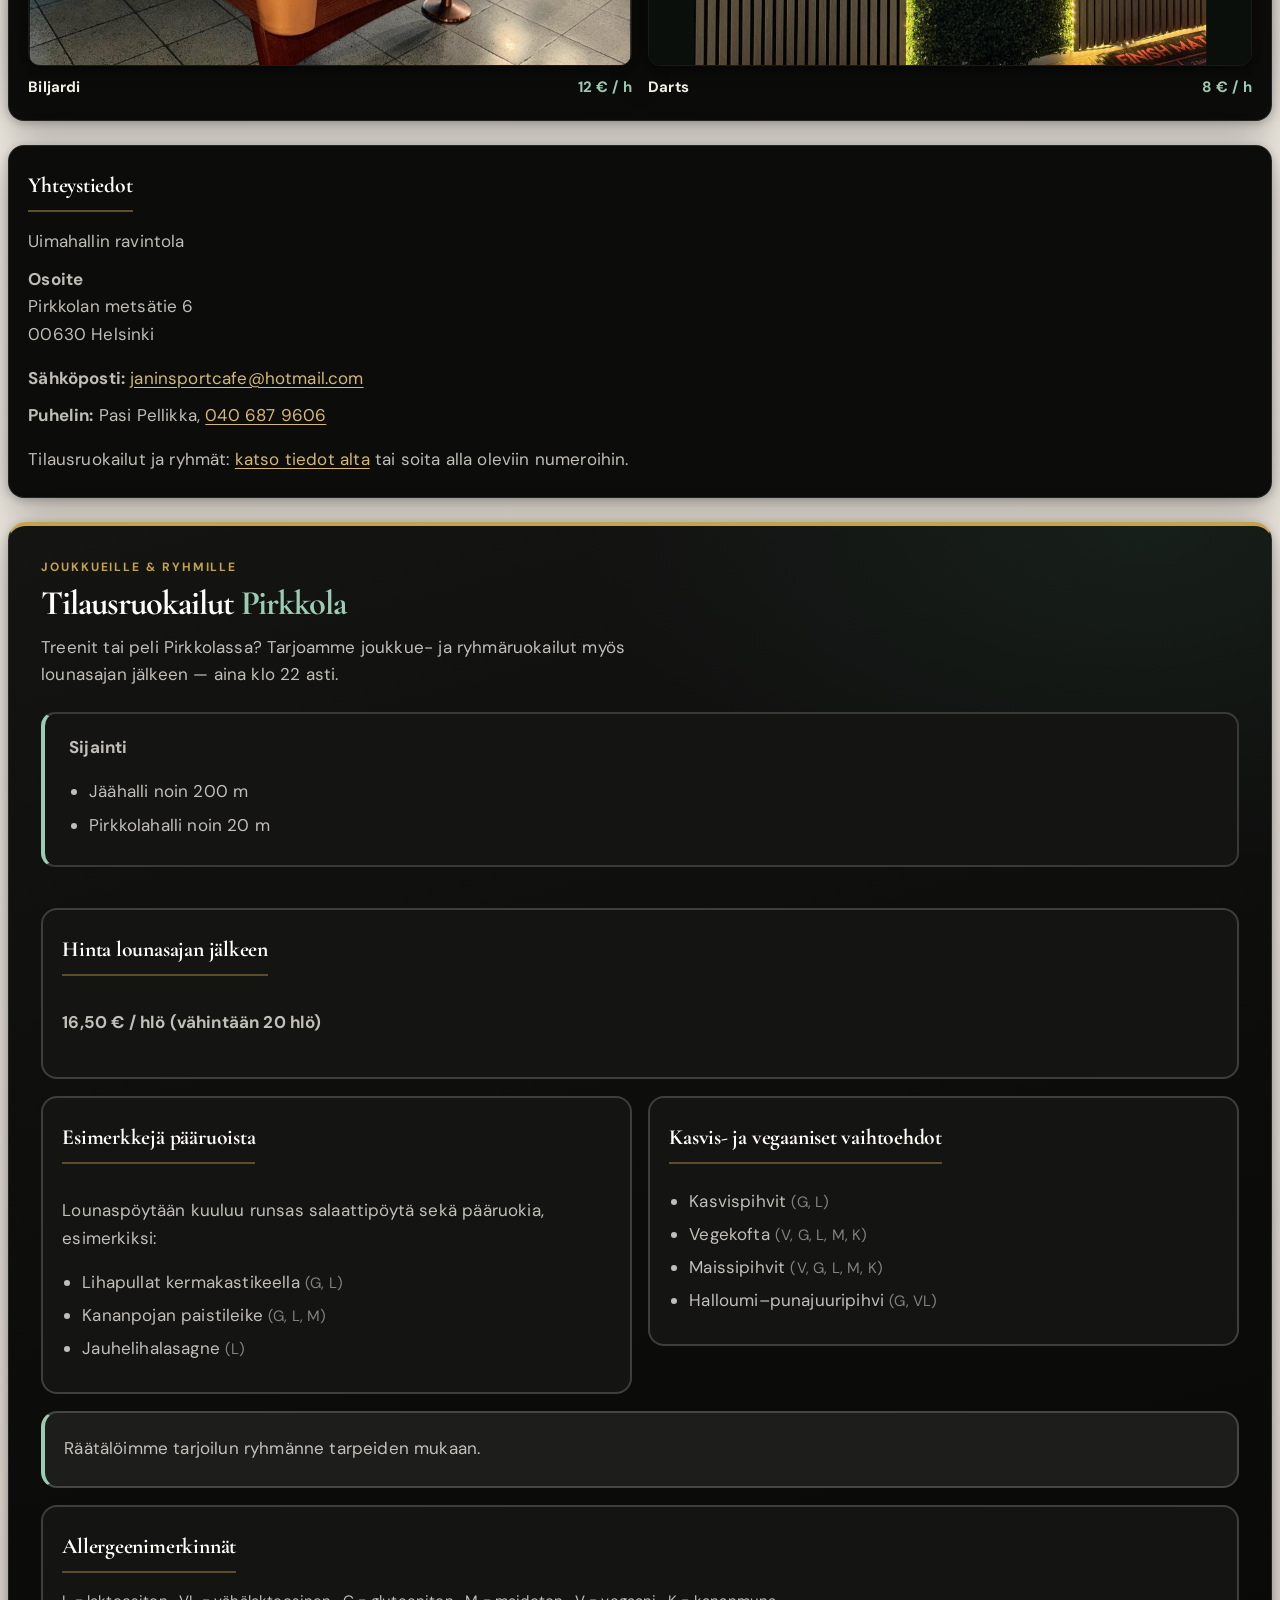
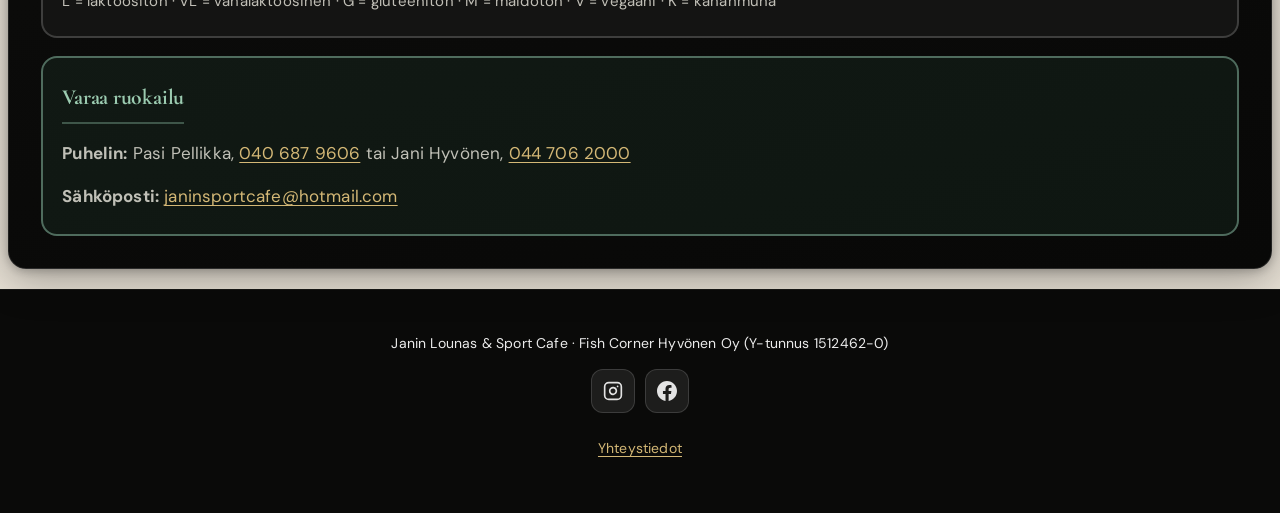
<file: pirkkola.html>
<!DOCTYPE html>
<html lang="fi">
<head>
  <meta charset="utf-8">
  <link rel="canonical" href="https://janinsportcafe.fi/pirkkola/">
  <meta http-equiv="refresh" content="0; url=/pirkkola/">
  <title>Siirrytään: Pirkkola</title>
  <script>location.replace("/pirkkola/");</script>
</head>
<body>
  <p><a href="/pirkkola/">Siirry Pirkkola-sivulle</a></p>
</body>
</html>
</file>
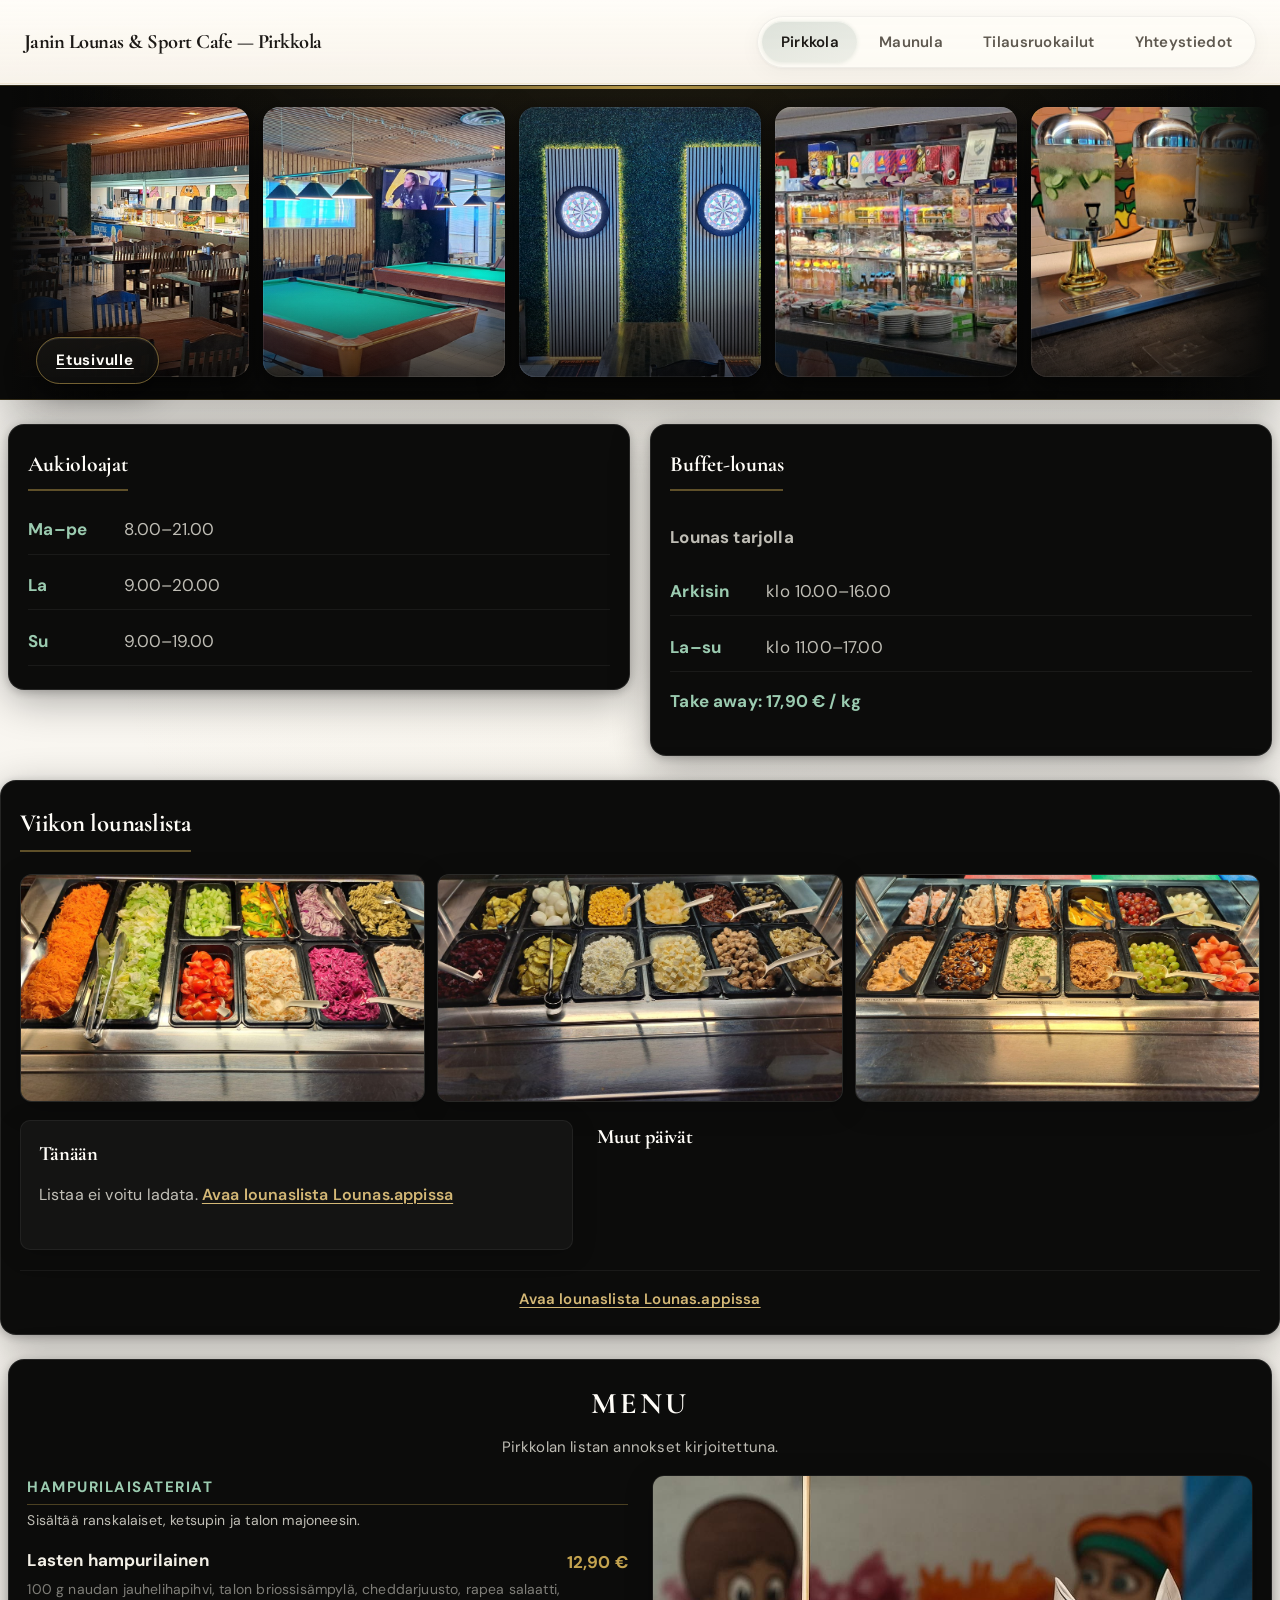
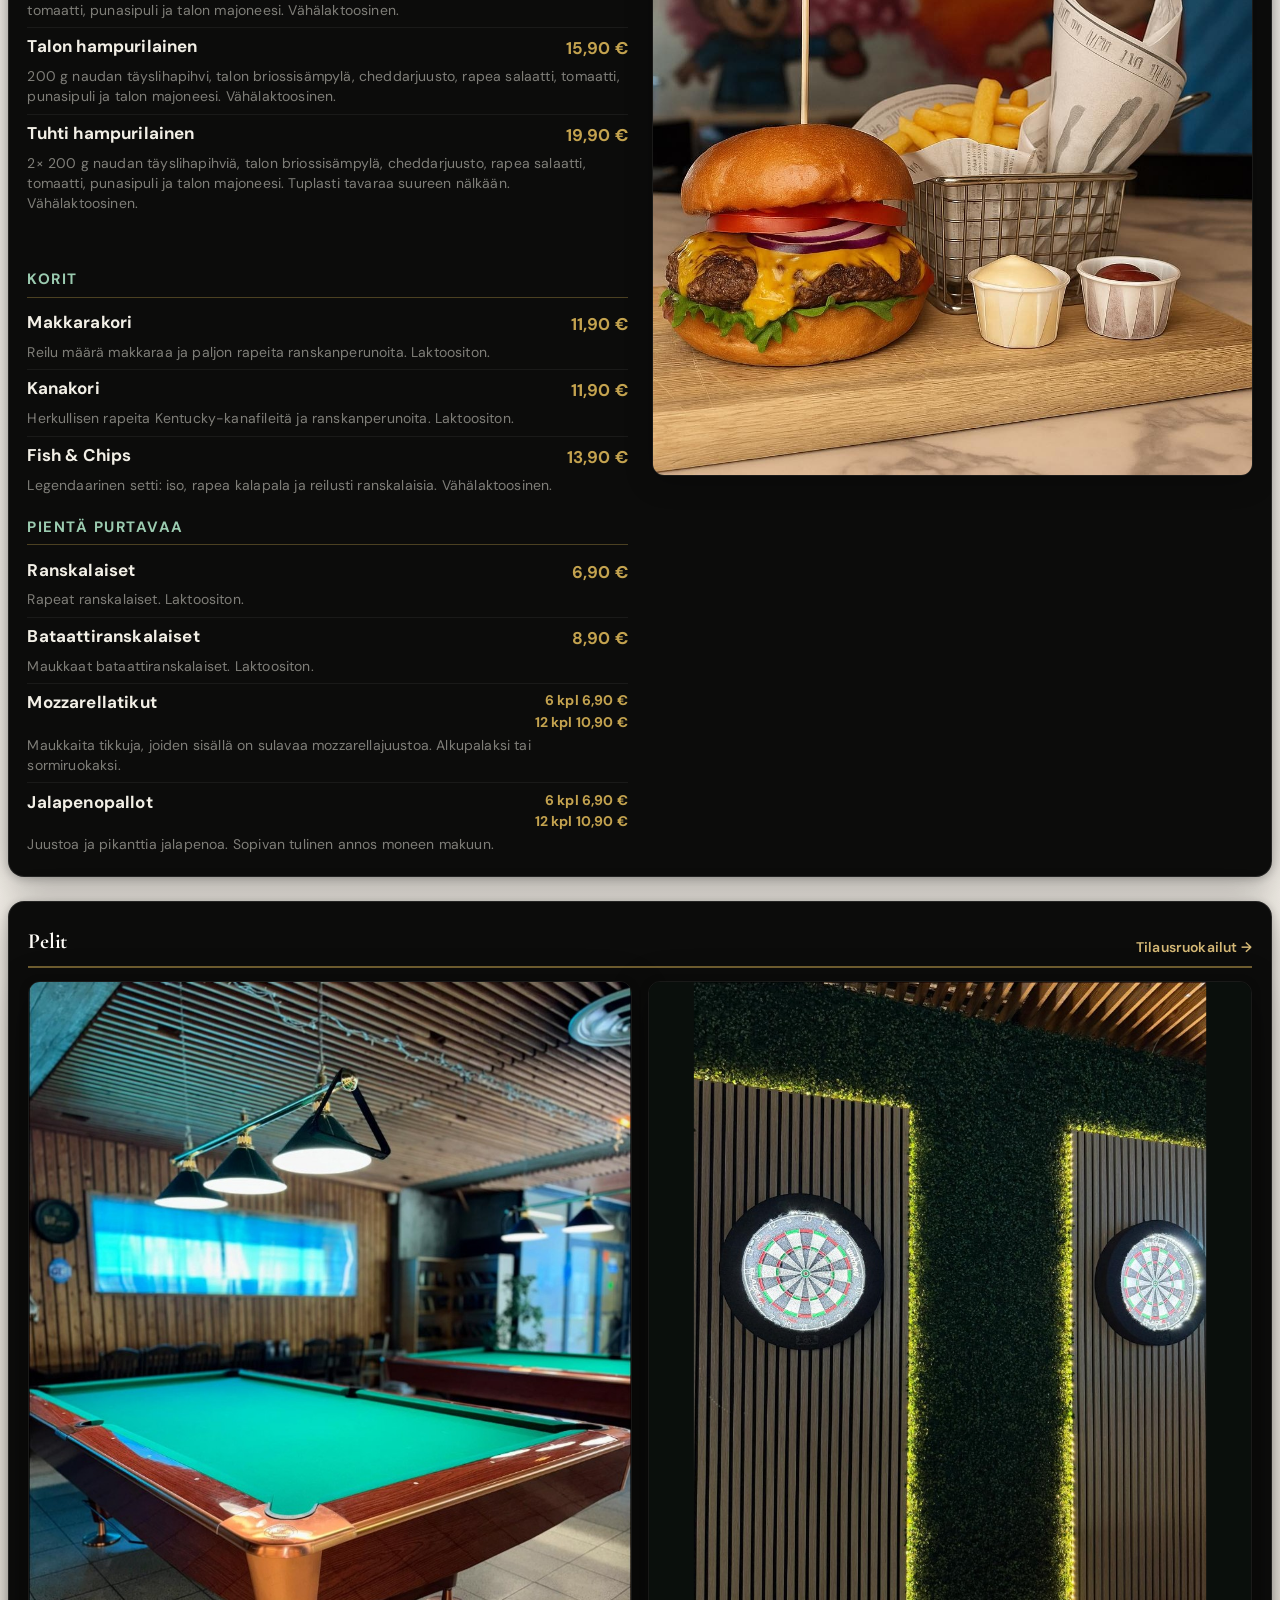
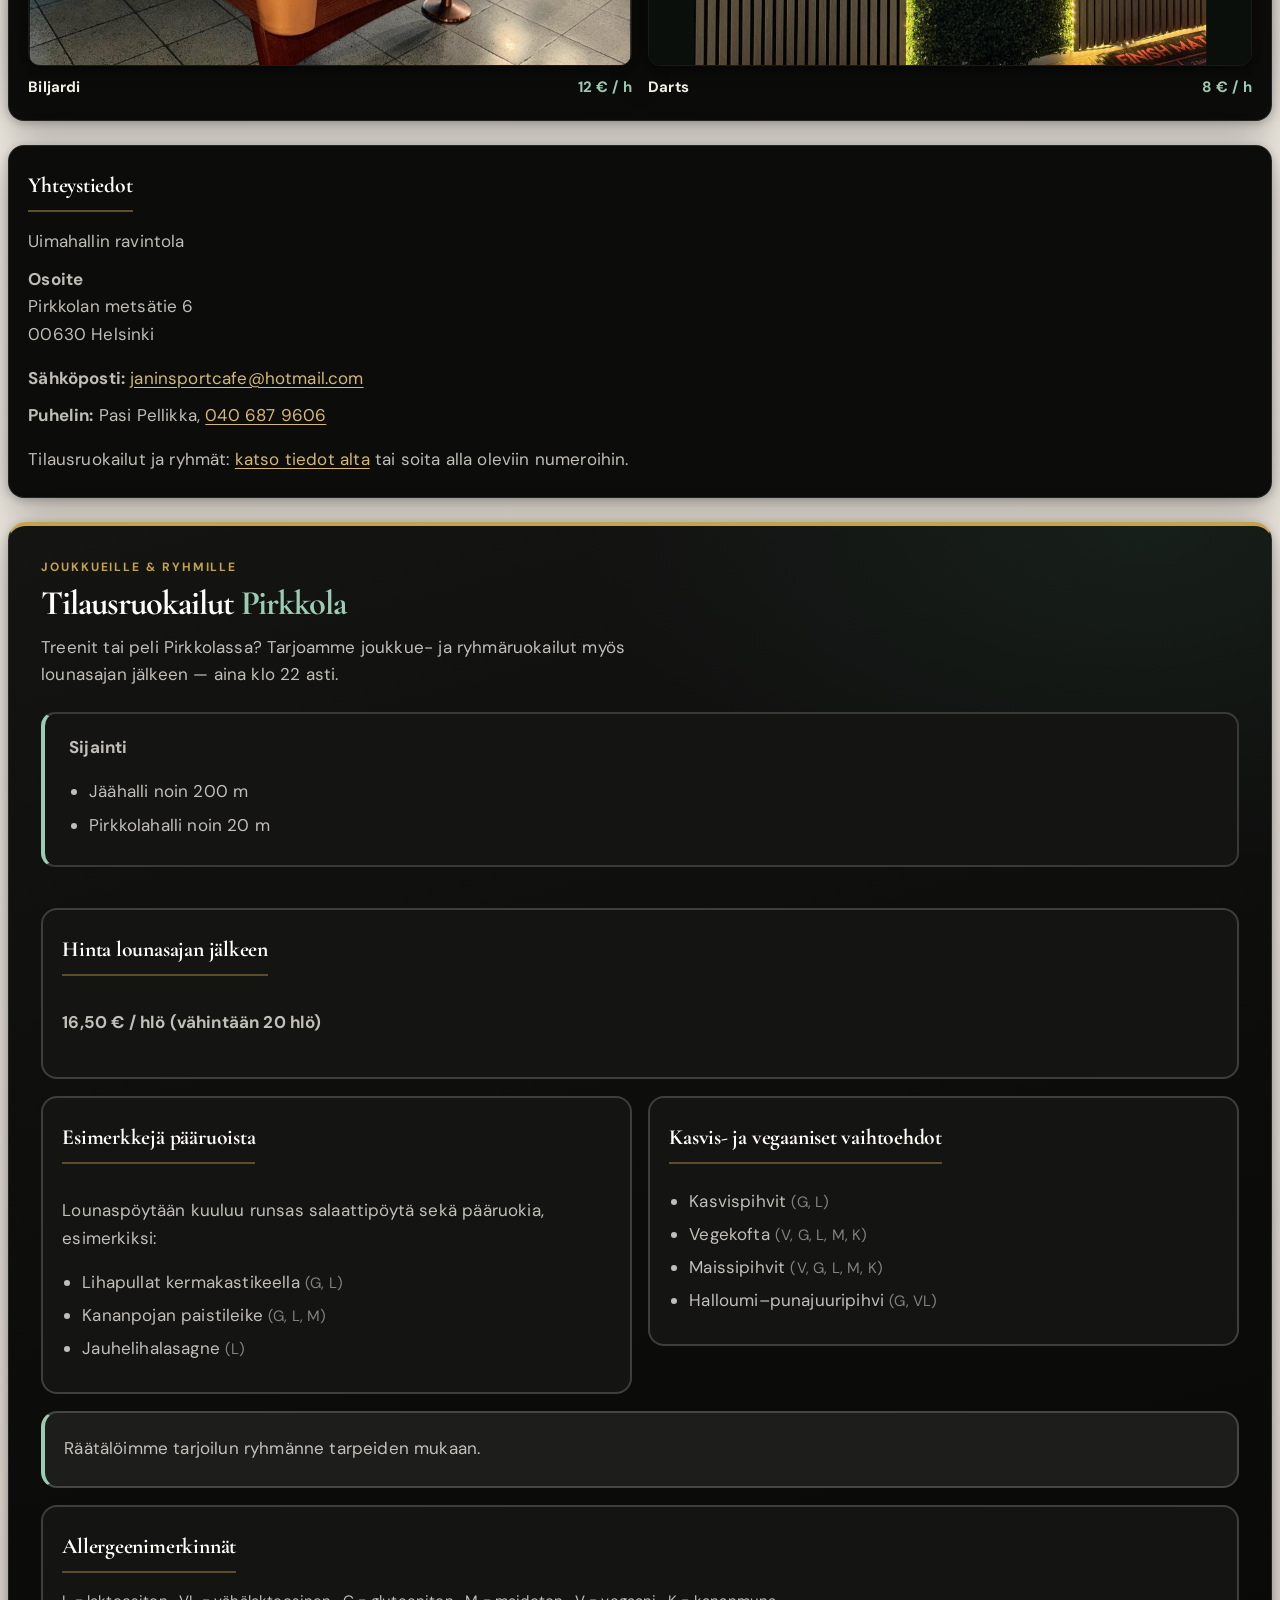
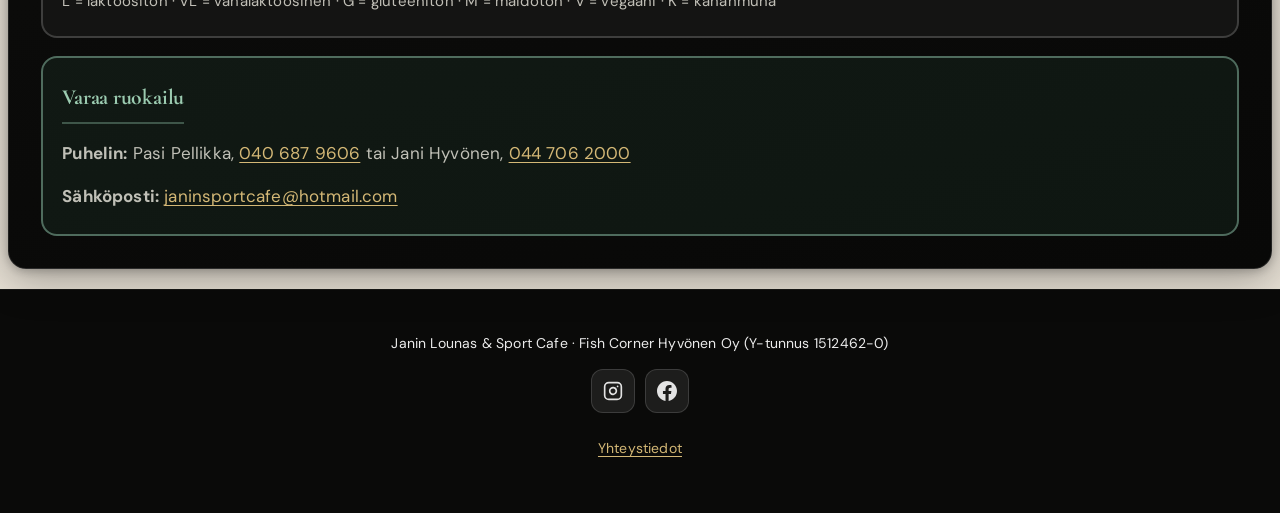
<file: tilausruokailut.html>
<!DOCTYPE html>
<html lang="fi">
<head>
  <meta charset="utf-8">
  <link rel="canonical" href="https://janinsportcafe.fi/pirkkola/#tilausruokailut">
  <meta name="robots" content="noindex, follow">
  <meta http-equiv="refresh" content="0; url=/pirkkola/#tilausruokailut">
  <title>Siirrytään: Tilausruokailut</title>
  <script>location.replace("/pirkkola/#tilausruokailut");</script>
</head>
<body>
  <p><a href="/pirkkola/#tilausruokailut">Siirry tilausruokailuihin</a></p>
</body>
</html>
</file>
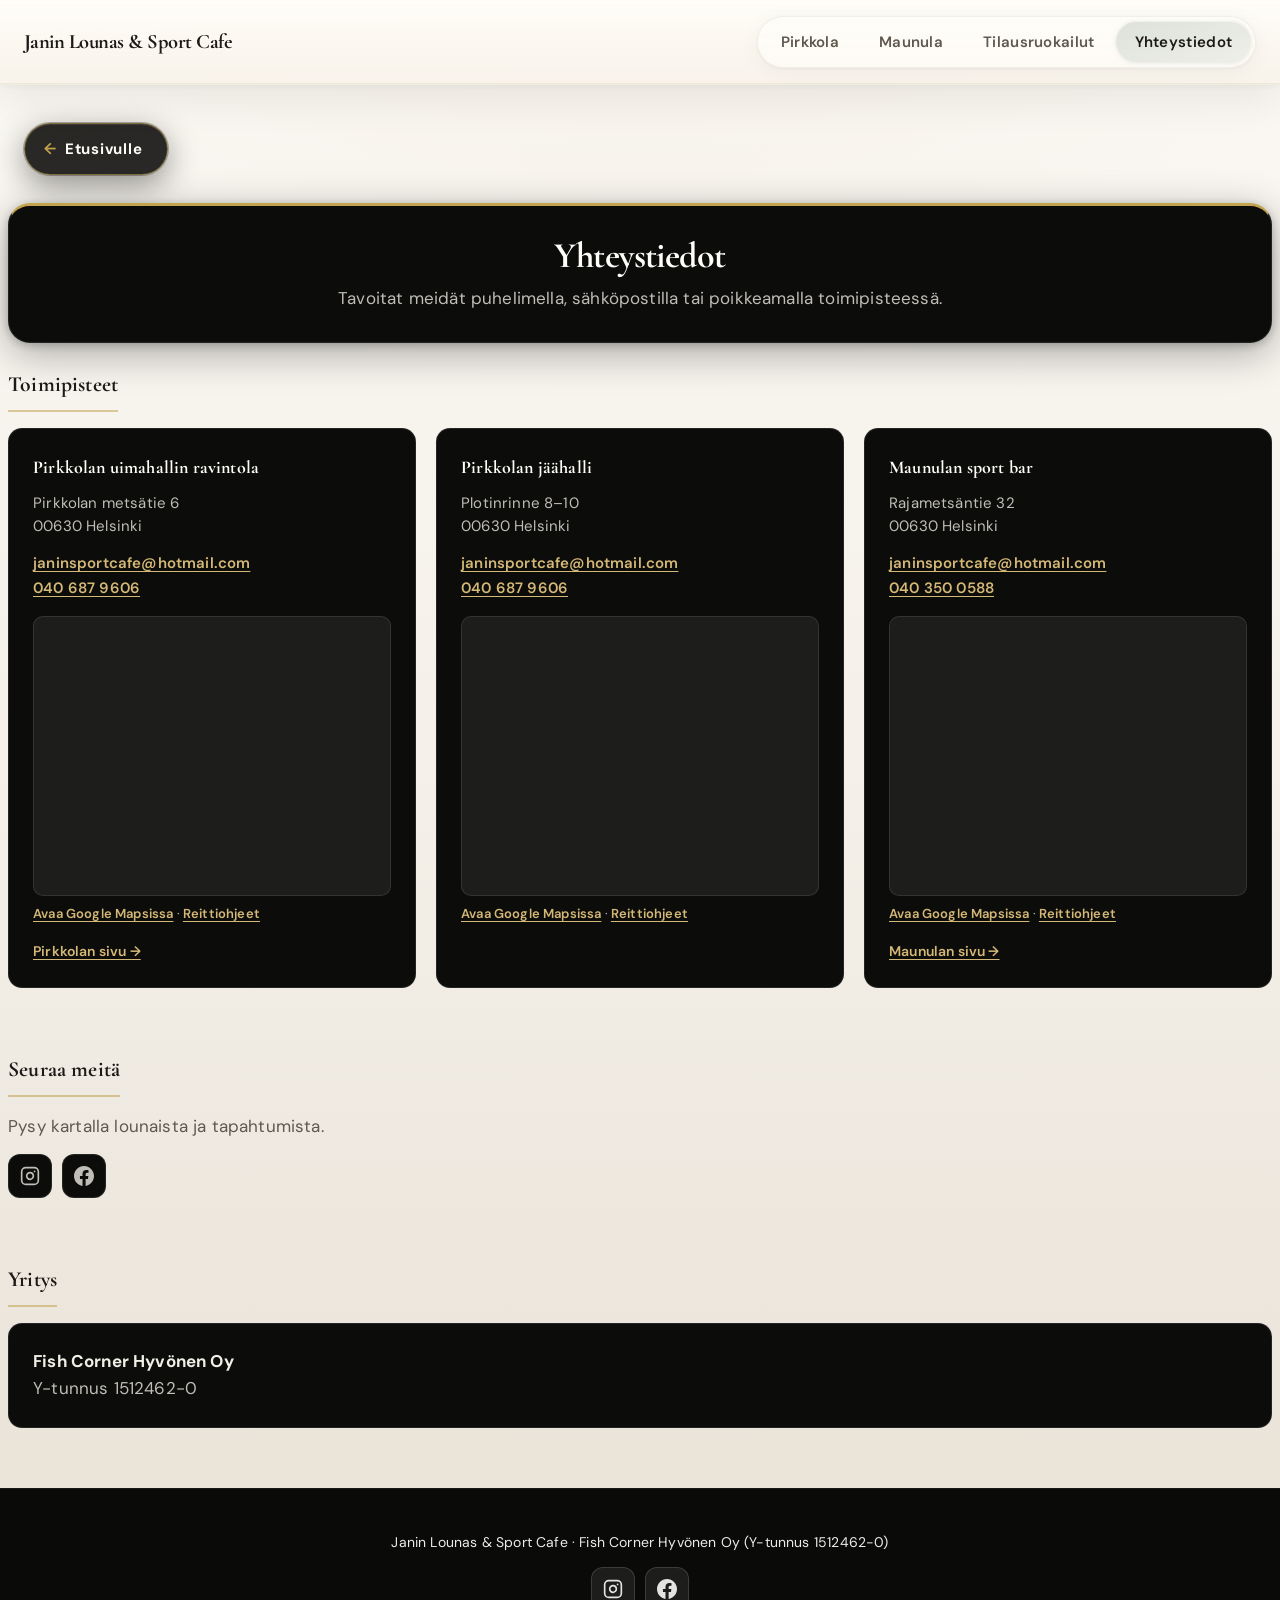
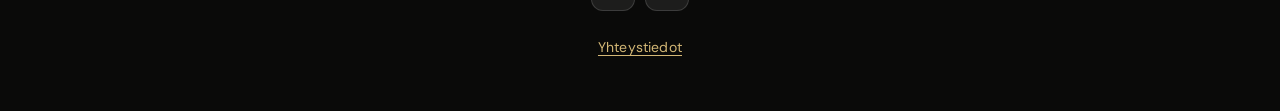
<file: yhteystiedot.html>
<!DOCTYPE html>
<html lang="fi">
<head>
  <meta charset="utf-8">
  <link rel="canonical" href="https://janinsportcafe.fi/yhteystiedot/">
  <meta http-equiv="refresh" content="0; url=/yhteystiedot/">
  <title>Siirrytään: Yhteystiedot</title>
  <script>location.replace("/yhteystiedot/");</script>
</head>
<body>
  <p><a href="/yhteystiedot/">Siirry yhteystietoihin</a></p>
</body>
</html>
</file>
<file: css/style.css>
/* Janin Lounas & Sport Cafe — premium ravintola (editorial + lämmin paperi) */
:root {
  /* Sivun vaalea tausta */
  --bg: #f5f1ea;
  --bg-alt: #ebe5da;
  --paper: #fffdf8;

  /* Laatikot (musta / hiilenharmaa) */
  --surface: #0c0c0b;
  --surface-2: #141413;
  --surface-3: #1d1d1b;

  /* Teksti laatikon ulkopuolella (vaalea tausta) */
  --ink: #3a3630;
  --ink-soft: #1c1916;
  --muted: #5e584f;

  /* Teksti laatikon sisällä */
  --on-box: #f2efe6;
  --on-box-heading: #fffdf8;
  --on-box-muted: rgba(242, 239, 230, 0.78);
  --on-box-faint: rgba(242, 239, 230, 0.5);
  --link-on-box: #d4b876;
  --link-on-box-hover: #ecd9a0;
  --box-border: rgba(255, 253, 248, 0.1);
  --box-border-subtle: rgba(255, 253, 248, 0.06);

  --accent: #2f5845;
  --accent-hover: #254538;
  --accent-dim: rgba(149, 201, 176, 0.35);
  --accent-soft: rgba(47, 88, 69, 0.22);
  --accent-on-dark: #9bcbb0;
  --gold: #8f6b26;
  --gold-light: #c4a34f;
  --link: #2a5040;
  --link-hover: #1e3a2e;
  --border: rgba(28, 25, 22, 0.09);
  --border-subtle: rgba(28, 25, 22, 0.055);
  --radius: 14px;
  --radius-sm: 10px;
  --shadow: 0 10px 40px rgba(0, 0, 0, 0.32), 0 2px 10px rgba(0, 0, 0, 0.22);
  --shadow-hover: 0 28px 64px rgba(0, 0, 0, 0.42), 0 10px 28px rgba(0, 0, 0, 0.28);
  --font-display: "Cormorant Garamond", Georgia, "Times New Roman", serif;
  --font-body: "DM Sans", system-ui, -apple-system, "Segoe UI", sans-serif;
  --max: 80rem;
  --panel-max: min(100% - 1rem, var(--max));
  --footer-bg: #0a0a09;
  --footer-muted: rgba(255, 253, 248, 0.74);
  --footer-link: #d4b876;
  --hero-brass: #d4b876;
  --hero-frost: rgba(18, 16, 14, 0.42);
}

*,
*::before,
*::after {
  box-sizing: border-box;
}

html {
  scroll-behavior: smooth;
  -webkit-text-size-adjust: 100%;
  text-size-adjust: 100%;
  overflow-x: clip;
}

body {
  margin: 0;
  font-family: var(--font-body);
  font-size: clamp(1rem, 0.28vw + 0.94rem, 1.0625rem);
  line-height: 1.62;
  letter-spacing: 0.01em;
  color: var(--ink);
  background: var(--bg);
  background-image:
    radial-gradient(ellipse 120% 80% at 50% -20%, rgba(196, 163, 79, 0.07), transparent 55%),
    linear-gradient(180deg, #faf8f3 0%, var(--bg) 42%, #e6dfd3 100%);
  overflow-x: clip;
  padding-bottom: env(safe-area-inset-bottom, 0);
  text-rendering: optimizeLegibility;
  -webkit-font-smoothing: antialiased;
}

.skip-link {
  position: absolute;
  left: -9999px;
  top: 0;
  z-index: 100;
  padding: 0.65rem 1.1rem;
  background: var(--accent);
  color: #fff;
  font-weight: 700;
  font-size: 0.875rem;
  text-decoration: none;
  border-radius: 0 0 10px 0;
  box-shadow: var(--shadow);
}

.skip-link:focus {
  left: max(1rem, env(safe-area-inset-left));
  outline: 2px solid var(--gold);
  outline-offset: 2px;
}

img {
  max-width: 100%;
  height: auto;
  display: block;
}

a {
  color: var(--link);
  text-decoration-thickness: 1px;
  text-underline-offset: 3px;
}

a:hover {
  color: var(--link-hover);
}

a:focus-visible {
  outline: 2px solid var(--accent);
  outline-offset: 2px;
}

/* Laatikot: musta pinta, vaalea teksti (sivun tausta pysyy vaaleana) */
.page-branch .branch-intro,
.content-panel,
.card,
.contact-block,
.menu-section:not(.menu-section--pirkkola-print):not(.menu-section--maunula-print),
.fb-embed-wrap,
.callout,
.tilaus-standout,
.page-minimal main {
  color: var(--on-box-muted);
  border-color: var(--box-border);
}

.page-branch .branch-intro .page-title,
.content-panel h2,
.content-panel__title-row h2,
.card__title,
.card--home .card__title,
.menu-title,
.contact-block strong {
  color: var(--on-box-heading);
}

.card__meta,
.page-branch .branch-intro .page-intro {
  color: var(--on-box-muted);
}

.content-panel > p:first-of-type,
.content-panel li,
.contact-block p {
  color: var(--on-box-muted);
}

.content-panel a:not(.btn),
.page-branch .branch-intro a:not(.btn),
.contact-block a:not(.btn),
.content-panel__jump {
  color: var(--link-on-box);
}

.content-panel a:not(.btn):hover,
.page-branch .branch-intro a:not(.btn):hover,
.contact-block a:not(.btn):hover,
.content-panel__jump:hover {
  color: var(--link-on-box-hover);
}

.content-panel h2,
.content-panel__title-row {
  border-bottom-color: rgba(196, 163, 79, 0.45);
}

.content-panel .hours-list li,
.contact-block .hours-list li {
  border-bottom-color: var(--box-border-subtle);
}

.content-panel .hours-list strong,
.contact-block .hours-list strong {
  color: var(--accent-on-dark);
}

.content-panel .fb-hint,
.tilaus-standout .fb-hint {
  color: var(--on-box-faint);
}

.content-panel .activity-card__meta {
  color: var(--on-box-muted);
}

.content-panel .activity-card__meta strong {
  color: var(--on-box);
}

.content-panel .activity-card__meta span {
  color: var(--accent-on-dark);
}

.content-panel .price-tag,
.contact-block .price-tag {
  color: var(--accent-on-dark);
}

code {
  font-family: ui-monospace, "Cascadia Code", monospace;
  font-size: 0.88em;
  background: #e4dfd4;
  color: var(--ink-soft);
  padding: 0.12em 0.45em;
  border-radius: 6px;
  border: 1px solid rgba(28, 25, 22, 0.1);
}

.site-header {
  position: sticky;
  top: 0;
  z-index: 50;
  padding-top: env(safe-area-inset-top, 0);
  background: linear-gradient(
    180deg,
    rgba(255, 253, 248, 0.97) 0%,
    rgba(251, 247, 240, 0.93) 55%,
    rgba(247, 242, 234, 0.9) 100%
  );
  backdrop-filter: blur(22px) saturate(1.28);
  -webkit-backdrop-filter: blur(22px) saturate(1.28);
  border-bottom: 1px solid rgba(28, 25, 22, 0.065);
  box-shadow:
    0 1px 0 rgba(255, 253, 248, 0.85) inset,
    0 -1px 0 rgba(196, 163, 79, 0.14) inset,
    0 14px 42px rgba(18, 17, 15, 0.07),
    0 2px 6px rgba(18, 17, 15, 0.04);
}

.site-header__inner {
  max-width: var(--max);
  margin: 0 auto;
  padding: 0.85rem max(1.1rem, env(safe-area-inset-left)) 0.85rem max(1.1rem, env(safe-area-inset-right));
  display: flex;
  flex-wrap: wrap;
  align-items: center;
  justify-content: space-between;
  gap: 0.75rem 1rem;
}

.brand {
  flex: 1 1 auto;
  min-width: 0;
  font-family: var(--font-display);
  font-weight: 700;
  font-size: clamp(1.08rem, 3.2vw, 1.28rem);
  line-height: 1.15;
  color: var(--ink-soft);
  text-decoration: none;
  letter-spacing: -0.025em;
  padding: 0.35rem 0;
  transition: color 0.22s ease, opacity 0.22s ease;
}

.brand:hover {
  color: var(--link-hover);
}

.nav-toggle {
  flex: 0 0 auto;
  display: inline-flex;
  flex-direction: column;
  justify-content: center;
  align-items: center;
  gap: 5px;
  width: 2.75rem;
  height: 2.75rem;
  padding: 0;
  margin: 0;
  border: 1px solid rgba(28, 25, 22, 0.1);
  border-radius: 12px;
  background: rgba(255, 253, 248, 0.88);
  box-shadow:
    0 1px 0 rgba(255, 253, 248, 0.95) inset,
    0 2px 10px rgba(28, 25, 22, 0.05);
  cursor: pointer;
  color: var(--ink-soft);
  -webkit-tap-highlight-color: transparent;
  transition: border-color 0.2s ease, box-shadow 0.2s ease, background 0.2s ease;
}

.nav-toggle:hover {
  border-color: rgba(196, 163, 79, 0.5);
  color: var(--ink-soft);
  background: rgba(255, 253, 248, 0.98);
  box-shadow:
    0 1px 0 rgba(255, 253, 248, 1) inset,
    0 4px 16px rgba(28, 25, 22, 0.07);
}

.nav-toggle:focus-visible {
  outline: 2px solid var(--accent);
  outline-offset: 2px;
}

.nav-toggle__lines {
  display: flex;
  flex-direction: column;
  gap: 5px;
  pointer-events: none;
}

.nav-toggle__lines span {
  display: block;
  width: 1.25rem;
  height: 2px;
  background: currentColor;
  border-radius: 1px;
}

.nav.nav--primary {
  display: none;
  flex: 1 0 100%;
  flex-direction: column;
  align-items: stretch;
  flex-wrap: nowrap;
  gap: 0;
  margin: 0;
  padding: 0.35rem 0 0;
  border-top: 1px solid var(--border-subtle);
}

.nav.nav--primary.is-open {
  display: flex;
}

.nav.nav--primary a {
  font-size: 1rem;
  font-weight: 600;
  color: var(--muted);
  text-decoration: none;
  padding: 0.85rem 0.15rem;
  min-height: 2.75rem;
  display: flex;
  align-items: center;
  border-bottom: 1px solid var(--border-subtle);
  transition: color 0.2s ease, background 0.2s ease;
}

.nav.nav--primary a:last-child {
  border-bottom: none;
}

.nav.nav--primary a:hover,
.nav.nav--primary a:focus-visible {
  color: var(--ink-soft);
}

.nav.nav--primary a[aria-current="page"] {
  color: var(--ink-soft);
}

@media (min-width: 48rem) {
  .site-header__inner {
    flex-wrap: nowrap;
    padding: 1rem 1.5rem;
    gap: 1.25rem;
  }

  .brand {
    flex: 0 1 auto;
    padding: 0;
  }

  .nav-toggle {
    display: none;
  }

  .nav.nav--primary {
    display: flex !important;
    flex: 0 1 auto;
    flex-direction: row;
    flex-wrap: wrap;
    align-items: center;
    gap: 0.2rem;
    width: auto;
    margin: 0;
    padding: 0.28rem;
    border-top: none;
    background: rgba(255, 253, 248, 0.65);
    border: 1px solid rgba(28, 25, 22, 0.06);
    border-radius: 999px;
    box-shadow:
      0 1px 0 rgba(255, 253, 248, 0.95) inset,
      0 4px 22px rgba(28, 25, 22, 0.045),
      0 1px 3px rgba(28, 25, 22, 0.04);
  }

  .nav.nav--primary a {
    font-size: 0.9375rem;
    font-weight: 600;
    letter-spacing: 0.02em;
    padding: 0.52rem 1.15rem;
    min-height: 0;
    border-bottom: none;
    border-radius: 999px;
    color: var(--muted);
    transition:
      color 0.2s ease,
      background 0.22s ease,
      box-shadow 0.22s ease,
      transform 0.2s ease;
  }

  .nav.nav--primary a:hover,
  .nav.nav--primary a:focus-visible {
    color: var(--ink-soft);
    background: rgba(255, 253, 248, 0.95);
    box-shadow: 0 2px 10px rgba(28, 25, 22, 0.06);
  }

  .nav.nav--primary a[aria-current="page"] {
    color: var(--ink-soft);
    background: linear-gradient(165deg, rgba(47, 88, 69, 0.16) 0%, rgba(47, 88, 69, 0.07) 100%);
    box-shadow:
      0 1px 0 rgba(255, 253, 248, 0.55) inset,
      0 1px 4px rgba(47, 88, 69, 0.12);
  }

  @media (hover: hover) and (pointer: fine) {
    .nav.nav--primary a:hover {
      transform: translateY(-1px);
    }

    .nav.nav--primary a[aria-current="page"]:hover {
      transform: none;
    }
  }
}

main {
  max-width: var(--max);
  margin: 0 auto;
  padding: 1.5rem max(1rem, env(safe-area-inset-left)) 3rem max(1rem, env(safe-area-inset-right));
}

@media (min-width: 48rem) {
  main {
    padding: 2rem 1.25rem 4rem;
  }

  .page-pirkkola main.branch-main,
  .page-maunula main.branch-main,
  .page-contact.page-branch main.branch-main {
    padding-top: 0;
    padding-bottom: max(1.5rem, env(safe-area-inset-bottom));
    padding-left: env(safe-area-inset-left, 0px);
    padding-right: env(safe-area-inset-right, 0px);
  }
}

.page-contact main {
  max-width: none;
}

/* Toimipistesivut (Pirkkola / Maunula): laatikot kuten etusivulla */
.page-branch main.branch-main {
  display: flex;
  flex-direction: column;
  gap: 1.5rem;
  width: 100%;
  max-width: var(--max);
  margin-left: auto;
  margin-right: auto;
  box-sizing: border-box;
}

.page-branch main.branch-main > .back-row,
.page-branch main.branch-main > .branch-intro,
.page-branch main.branch-main > .branch-grid,
.page-branch main.branch-main > .branch-stack,
.page-branch main.branch-main > section {
  max-width: var(--panel-max);
  margin-left: auto;
  margin-right: auto;
  width: 100%;
  box-sizing: border-box;
}

.page-branch main.branch-main > .content-panel--branch-wide {
  max-width: var(--max);
}

.page-branch main.branch-main > .back-row {
  margin-bottom: 0;
  padding: 0.35rem max(1rem, env(safe-area-inset-left)) 0.85rem max(1rem, env(safe-area-inset-right));
  background: transparent;
  border: none;
  border-radius: 0;
  box-shadow: none;
}

.page-branch main.branch-main > .back-row .back-row__link {
  display: inline-flex;
  align-items: center;
  justify-content: center;
  gap: 0.5rem;
  margin: 0 auto;
  padding: 0.65rem 1.35rem 0.65rem 1.1rem;
  font-family: var(--font-body);
  font-weight: 600;
  font-size: 0.875rem;
  letter-spacing: 0.04em;
  text-decoration: none;
  color: var(--ink-soft);
  background: linear-gradient(
    165deg,
    rgba(255, 253, 248, 0.99) 0%,
    rgba(247, 242, 233, 0.96) 48%,
    rgba(241, 235, 224, 0.94) 100%
  );
  border: 1px solid rgba(28, 25, 22, 0.08);
  border-radius: 999px;
  box-shadow:
    0 1px 0 rgba(255, 253, 248, 0.98) inset,
    0 2px 0 rgba(196, 163, 79, 0.12) inset,
    0 8px 28px rgba(28, 25, 22, 0.07),
    0 2px 6px rgba(28, 25, 22, 0.04);
  transition:
    color 0.22s ease,
    border-color 0.22s ease,
    box-shadow 0.22s ease,
    transform 0.22s ease,
    background 0.22s ease;
}

.page-branch main.branch-main > .back-row .back-row__link::before {
  content: "←";
  font-weight: 600;
  font-size: 1.05em;
  line-height: 1;
  opacity: 0.72;
  flex-shrink: 0;
  transform: translateY(-0.03em);
}

.page-branch main.branch-main > .back-row .back-row__link:hover {
  color: var(--link);
  border-color: rgba(196, 163, 79, 0.42);
  background: linear-gradient(
    165deg,
    rgba(255, 253, 248, 1) 0%,
    rgba(252, 248, 238, 0.98) 100%
  );
  box-shadow:
    0 1px 0 rgba(255, 253, 248, 1) inset,
    0 2px 0 rgba(196, 163, 79, 0.2) inset,
    0 12px 36px rgba(28, 25, 22, 0.09),
    0 2px 8px rgba(47, 88, 69, 0.08);
}

.page-branch main.branch-main > .back-row .back-row__link:focus-visible {
  outline: 2px solid var(--accent);
  outline-offset: 3px;
}

@media (hover: hover) and (pointer: fine) {
  .page-branch main.branch-main > .back-row .back-row__link:hover {
    transform: translateY(-1px);
  }
}

/* Pirkkola & Maunula: täysleveys, korkeus, vaalea tausta pääalueella */
.page-pirkkola .site-header__inner,
.page-maunula .site-header__inner,
.page-contact .site-header__inner {
  max-width: none;
}

.page-pirkkola .layout,
.page-maunula .layout,
.page-contact .layout {
  min-height: 100dvh;
}

.page-pirkkola main.branch-main,
.page-maunula main.branch-main,
.page-contact.page-branch main.branch-main {
  flex: 1 1 auto;
  max-width: none;
  width: 100%;
  margin-left: 0;
  margin-right: 0;
  padding-top: 0;
  padding-bottom: max(1.25rem, env(safe-area-inset-bottom));
  padding-left: env(safe-area-inset-left, 0px);
  padding-right: env(safe-area-inset-right, 0px);
  background: transparent;
}

.page-pirkkola .branch-visual-hero,
.page-maunula .branch-visual-hero {
  width: 100%;
  margin: 0;
}

.branch-hero-shell {
  position: relative;
  width: 100%;
}

.page-pirkkola .branch-hero-shell .back-row--hero-overlay,
.page-maunula .branch-hero-shell .back-row--hero-overlay {
  position: absolute;
  z-index: 5;
  bottom: clamp(1rem, 2.8vw, 1.65rem);
  left: clamp(1rem, 3.5vw, 2.25rem);
  margin: 0;
  padding: 0;
  max-width: none;
  width: auto;
  text-align: left;
}

.page-pirkkola .branch-hero-shell .back-row--hero-overlay .back-row__link,
.page-maunula .branch-hero-shell .back-row--hero-overlay .back-row__link,
.page-contact.page-branch main.branch-main > .back-row--hero-overlay .back-row__link {
  margin: 0;
  padding: 0.78rem 1.55rem 0.78rem 1.2rem;
  font-size: 0.9375rem;
  font-weight: 700;
  letter-spacing: 0.05em;
  text-transform: none;
  color: var(--on-box-heading);
  background:
    linear-gradient(
      165deg,
      rgba(22, 21, 19, 0.92) 0%,
      rgba(12, 12, 11, 0.88) 100%
    );
  border: 1px solid rgba(196, 163, 79, 0.55);
  border-radius: 999px;
  box-shadow:
    0 1px 0 rgba(255, 253, 248, 0.1) inset,
    0 10px 32px rgba(0, 0, 0, 0.42),
    0 0 0 1px rgba(0, 0, 0, 0.28);
  backdrop-filter: blur(10px);
  -webkit-backdrop-filter: blur(10px);
}

.page-pirkkola .branch-hero-shell .back-row--hero-overlay .back-row__link::before,
.page-maunula .branch-hero-shell .back-row--hero-overlay .back-row__link::before,
.page-contact.page-branch main.branch-main > .back-row--hero-overlay .back-row__link::before {
  color: var(--gold-light);
  opacity: 1;
}

.page-pirkkola .branch-hero-shell .back-row--hero-overlay .back-row__link:hover,
.page-maunula .branch-hero-shell .back-row--hero-overlay .back-row__link:hover,
.page-contact.page-branch main.branch-main > .back-row--hero-overlay .back-row__link:hover {
  color: #fffdf8;
  border-color: var(--gold-light);
  background:
    linear-gradient(
      165deg,
      rgba(47, 88, 69, 0.94) 0%,
      rgba(22, 21, 19, 0.92) 100%
    );
  box-shadow:
    0 1px 0 rgba(255, 253, 248, 0.14) inset,
    0 14px 38px rgba(0, 0, 0, 0.48),
    0 0 0 1px rgba(196, 163, 79, 0.35);
}

.page-pirkkola .branch-hero-shell .back-row--hero-overlay .back-row__link:focus-visible,
.page-maunula .branch-hero-shell .back-row--hero-overlay .back-row__link:focus-visible,
.page-contact.page-branch main.branch-main > .back-row--hero-overlay .back-row__link:focus-visible {
  outline: 2px solid var(--gold-light);
  outline-offset: 3px;
}

.page-contact.page-branch main.branch-main > .back-row--hero-overlay {
  text-align: left;
  margin-bottom: 0;
  padding:
    clamp(1rem, 3vw, 1.35rem)
    max(1rem, env(safe-area-inset-right))
    0.25rem
    max(1rem, env(safe-area-inset-left));
  background: transparent;
  border: none;
  box-shadow: none;
}

@media (hover: hover) and (pointer: fine) {
  .page-pirkkola .branch-hero-shell .back-row--hero-overlay .back-row__link:hover,
  .page-maunula .branch-hero-shell .back-row--hero-overlay .back-row__link:hover,
  .page-contact.page-branch main.branch-main > .back-row--hero-overlay .back-row__link:hover {
    transform: translateY(-1px);
  }
}

.branch-visual-hero {
  position: relative;
  width: 100%;
  height: clamp(10rem, 26vh, 14rem);
  flex-shrink: 0;
  overflow: hidden;
}

.branch-visual-hero .branch-visual-hero__bg {
  position: absolute;
  inset: 0;
  background:
    linear-gradient(180deg, rgba(18, 17, 15, 0.35) 0%, rgba(18, 17, 15, 0.68) 100%),
    url("../images/home-hero-bg-new.png") center / cover no-repeat;
}

/* Pirkkola & Maunula: kuvat vierekkäin, vaakakarusselli */
.page-pirkkola .branch-visual-hero--gallery,
.page-maunula .branch-visual-hero--gallery {
  --branch-hero-visible: 7;
  --branch-hero-slide: calc(100vw / var(--branch-hero-visible));
  --branch-hero-frame: clamp(0.3rem, 0.55vw, 0.45rem);
  --branch-hero-marquee-duration: 78s;
  position: relative;
  height: auto;
  overflow: hidden;
  background:
    radial-gradient(ellipse 90% 120% at 50% -20%, rgba(196, 163, 79, 0.14), transparent 55%),
    linear-gradient(180deg, #0a0a09 0%, var(--surface) 42%, #0a0a09 100%);
  border-block: 1px solid rgba(196, 163, 79, 0.22);
  box-shadow:
    inset 0 1px 0 rgba(255, 253, 248, 0.04),
    0 18px 48px rgba(0, 0, 0, 0.28);
}

.page-pirkkola .branch-visual-hero--gallery::before,
.page-maunula .branch-visual-hero--gallery::before {
  content: "";
  position: absolute;
  inset: 0 auto auto 0;
  z-index: 3;
  width: 100%;
  height: 3px;
  background: linear-gradient(
    90deg,
    transparent 8%,
    rgba(196, 163, 79, 0.35) 24%,
    var(--gold-light) 50%,
    rgba(196, 163, 79, 0.35) 76%,
    transparent 92%
  );
  pointer-events: none;
}

.branch-visual-hero--gallery .branch-visual-hero__viewport {
  overflow: hidden;
  width: 100%;
  position: relative;
  padding-block: clamp(0.85rem, 2.2vw, 1.35rem);
}

.branch-visual-hero--gallery .branch-visual-hero__viewport::before,
.branch-visual-hero--gallery .branch-visual-hero__viewport::after {
  content: "";
  position: absolute;
  top: 0;
  bottom: 0;
  z-index: 2;
  width: clamp(2.5rem, 11vw, 7.5rem);
  pointer-events: none;
}

.branch-visual-hero--gallery .branch-visual-hero__viewport::before {
  left: 0;
  background: linear-gradient(90deg, #0a0a09 8%, rgba(10, 10, 9, 0.72) 45%, transparent 100%);
}

.branch-visual-hero--gallery .branch-visual-hero__viewport::after {
  right: 0;
  background: linear-gradient(270deg, #0a0a09 8%, rgba(10, 10, 9, 0.72) 45%, transparent 100%);
}

.branch-visual-hero--gallery .branch-visual-hero__track {
  display: flex;
  flex-direction: row;
  flex-wrap: nowrap;
  width: max-content;
  gap: 0;
  animation: branch-hero-marquee var(--branch-hero-marquee-duration) linear infinite;
  will-change: transform;
}

@media (hover: hover) and (pointer: fine) {
  .branch-visual-hero--gallery:hover .branch-visual-hero__track {
    animation-play-state: paused;
  }
}

@keyframes branch-hero-marquee {
  0% {
    transform: translateX(0);
  }
  100% {
    transform: translateX(-50%);
  }
}

.branch-visual-hero--gallery .branch-visual-hero__photo {
  flex: 0 0 var(--branch-hero-slide);
  width: var(--branch-hero-slide);
  margin: 0;
  padding: 0 var(--branch-hero-frame);
  overflow: visible;
  line-height: 0;
  position: relative;
}

.branch-visual-hero--gallery .branch-visual-hero__photo::after {
  content: "";
  position: absolute;
  inset: 0 var(--branch-hero-frame);
  z-index: 1;
  border-radius: clamp(10px, 1.4vw, 16px);
  background:
    linear-gradient(180deg, rgba(255, 253, 248, 0.08) 0%, transparent 28%),
    linear-gradient(0deg, rgba(8, 8, 7, 0.72) 0%, transparent 42%);
  box-shadow: inset 0 0 0 1px rgba(255, 253, 248, 0.07);
  pointer-events: none;
}

.branch-visual-hero--gallery .branch-visual-hero__photo img {
  width: 100%;
  height: clamp(13.5rem, 30vh, 21rem);
  object-fit: cover;
  object-position: center;
  display: block;
  border-radius: clamp(10px, 1.4vw, 16px);
  box-shadow:
    0 16px 42px rgba(0, 0, 0, 0.46),
    0 4px 14px rgba(0, 0, 0, 0.28),
    inset 0 1px 0 rgba(255, 253, 248, 0.08);
  filter: saturate(0.94) contrast(1.04);
  transition:
    transform 0.7s cubic-bezier(0.22, 1, 0.36, 1),
    filter 0.7s ease,
    box-shadow 0.7s ease;
}

@media (hover: hover) and (pointer: fine) {
  .branch-visual-hero--gallery:hover .branch-visual-hero__photo img {
    filter: saturate(0.88) contrast(1.02) brightness(0.94);
  }

  .branch-visual-hero--gallery .branch-visual-hero__photo:hover img {
    transform: scale(1.035);
    filter: saturate(1) contrast(1.06) brightness(1);
    box-shadow:
      0 22px 52px rgba(0, 0, 0, 0.52),
      0 8px 20px rgba(0, 0, 0, 0.32),
      0 0 0 1px rgba(196, 163, 79, 0.28),
      inset 0 1px 0 rgba(255, 253, 248, 0.12);
  }
}

@media (max-width: 640px) {
  .page-pirkkola .branch-hero-shell,
  .page-maunula .branch-hero-shell {
    display: flex;
    flex-direction: column;
    gap: 0.7rem;
  }

  .page-pirkkola .branch-hero-shell .back-row--hero-overlay,
  .page-maunula .branch-hero-shell .back-row--hero-overlay {
    position: static;
    order: 2;
    width: 100%;
    max-width: var(--panel-max);
    margin-inline: auto;
    padding: 0 max(0.75rem, env(safe-area-inset-right)) 0.15rem max(0.75rem, env(safe-area-inset-left));
  }
}

@media (max-width: 47.99rem) {
  .page-pirkkola .branch-visual-hero--gallery,
  .page-maunula .branch-visual-hero--gallery {
    --branch-hero-visible: 1;
    --branch-hero-frame: 0.15rem;
    --branch-hero-marquee-duration: 56s;
  }

  .branch-visual-hero--gallery .branch-visual-hero__viewport {
    padding-block: 0.35rem;
  }

  .branch-visual-hero--gallery .branch-visual-hero__viewport::before,
  .branch-visual-hero--gallery .branch-visual-hero__viewport::after {
    display: none;
  }

  .branch-visual-hero--gallery .branch-visual-hero__photo::after {
    border-radius: 10px;
    background:
      linear-gradient(180deg, rgba(255, 253, 248, 0.05) 0%, transparent 18%),
      linear-gradient(0deg, rgba(8, 8, 7, 0.28) 0%, transparent 24%);
  }

  .branch-visual-hero--gallery .branch-visual-hero__photo img {
    width: 100%;
    height: clamp(12.5rem, 52vw, 16rem);
    max-height: none;
    min-height: 0;
    aspect-ratio: auto;
    border-radius: 10px;
    object-fit: cover;
    object-position: center center;
  }
}

@media (max-width: 29.99rem) {
  .page-pirkkola .branch-hero-shell .back-row--hero-overlay .back-row__link,
  .page-maunula .branch-hero-shell .back-row--hero-overlay .back-row__link {
    padding: 0.62rem 1.1rem 0.62rem 0.95rem;
    font-size: 0.8125rem;
  }

  .branch-visual-hero--gallery .branch-visual-hero__photo img {
    height: clamp(11.5rem, 48vw, 14.5rem);
  }
}

@media (min-width: 48rem) and (max-width: 63.99rem) {
  .page-pirkkola .branch-visual-hero--gallery,
  .page-maunula .branch-visual-hero--gallery {
    --branch-hero-visible: 3;
    --branch-hero-marquee-duration: 68s;
  }

  .branch-visual-hero--gallery .branch-visual-hero__photo img {
    height: clamp(12rem, 22vh, 16rem);
  }
}

@media (min-width: 64rem) and (max-width: 87.99rem) {
  .page-pirkkola .branch-visual-hero--gallery,
  .page-maunula .branch-visual-hero--gallery {
    --branch-hero-visible: 5;
    --branch-hero-marquee-duration: 74s;
  }
}

@media (prefers-reduced-motion: reduce) {
  .branch-visual-hero--gallery .branch-visual-hero__track {
    animation: none;
    width: 100%;
    flex-wrap: wrap;
    justify-content: center;
  }

  .branch-visual-hero--gallery .branch-visual-hero__photo[aria-hidden="true"] {
    display: none;
  }

  .branch-visual-hero--gallery .branch-visual-hero__photo {
    flex: 0 0 calc(100% / var(--branch-hero-visible, 7));
    width: calc(100% / var(--branch-hero-visible, 7));
  }

  .branch-visual-hero--gallery .branch-visual-hero__photo img {
    transition: none;
    height: auto;
    aspect-ratio: 16 / 10;
    max-height: 14rem;
  }

  .branch-visual-hero--gallery .branch-visual-hero__photo:hover img {
    transform: none;
  }
}

@media (prefers-reduced-motion: reduce) and (max-width: 47.99rem) {
  .branch-visual-hero--gallery .branch-visual-hero__photo {
    flex: 0 0 100%;
    width: 100%;
  }

  .branch-visual-hero--gallery .branch-visual-hero__photo img {
    height: clamp(11.5rem, 48vw, 15rem);
  }
}

.branch-visual-hero .branch-visual-hero__bg::after {
  content: "";
  position: absolute;
  inset: 0;
  background: radial-gradient(ellipse 80% 55% at 50% 0%, rgba(212, 184, 118, 0.12), transparent 50%);
  pointer-events: none;
}

.page-branch .branch-intro {
  padding: clamp(1.35rem, 4vw, 1.85rem) clamp(1.15rem, 4vw, 1.5rem);
  background: var(--surface);
  border: 1px solid var(--box-border);
  border-radius: clamp(16px, 3vw, 22px);
  box-shadow: var(--shadow);
  border-top: 3px solid var(--gold-light);
  text-align: center;
}

.page-branch .branch-intro .page-title {
  margin-top: 0;
}

.page-branch .branch-intro .page-intro {
  margin-bottom: 0;
  margin-left: auto;
  margin-right: auto;
}

.content-panel {
  background: var(--surface);
  border: 1px solid var(--box-border);
  border-radius: 16px;
  box-shadow: var(--shadow);
  padding: 1.35rem 1.2rem 1.45rem;
}

.content-panel h2 {
  margin: 0 0 1rem;
  font-family: var(--font-display);
  font-size: clamp(1.2rem, 2.5vw, 1.35rem);
  font-weight: 700;
  letter-spacing: -0.01em;
  color: var(--on-box-heading);
  padding-bottom: 0.45rem;
  border-bottom: 2px solid rgba(196, 163, 79, 0.45);
  display: inline-block;
}

.content-panel.content-panel--lounas-split > h2 {
  font-size: clamp(1.32rem, 2.75vw, 1.55rem);
}

/* Buffet-kuvat lounaslistan yläpuolella (Pirkkola) */
.lounas-gallery {
  display: grid;
  grid-template-columns: 1fr;
  gap: 0.85rem;
  margin: 0.35rem 0 1.15rem;
}

@media (min-width: 40rem) {
  .lounas-gallery {
    grid-template-columns: repeat(3, minmax(0, 1fr));
    gap: 0.75rem;
    align-items: stretch;
  }
}

.lounas-gallery__item {
  margin: 0;
  border-radius: 12px;
  overflow: hidden;
  border: 1px solid var(--box-border-subtle);
  box-shadow: 0 6px 28px rgba(0, 0, 0, 0.22);
  line-height: 0;
  background: var(--surface-3);
  aspect-ratio: 16 / 9;
}

.lounas-gallery__item img {
  width: 100%;
  height: 100%;
  object-fit: cover;
  object-position: center top;
  display: block;
}

/* Pirkkola: Lounastaja JSON — tänään vasemmalla, muut päivät oikealla */
.content-panel--lounas-split .lounas-split__meta {
  margin: -0.35rem 0 0.5rem;
  font-size: 0.9375rem;
  color: var(--on-box-muted);
}

.content-panel--lounas-split .lounas-split__msg {
  margin: 0 0 1rem;
  font-size: 1rem;
  line-height: 1.55;
  color: var(--on-box-muted);
}

.lounas-split {
  display: grid;
  gap: 1.25rem;
  align-items: start;
}

.lounas-split__col--today {
  padding: 1rem 1.1rem 1.15rem;
  background: var(--surface-2);
  border: 1px solid var(--box-border-subtle);
  border-radius: 10px;
  box-shadow: 0 4px 24px rgba(0, 0, 0, 0.2);
}

@media (min-width: 40rem) {
  .lounas-split {
    grid-template-columns: minmax(0, 1fr) minmax(0, 1.2fr);
    gap: 1.5rem;
  }
}

.lounas-split__col-title {
  margin: 0 0 0.75rem;
  font-family: var(--font-display);
  font-size: 1.28rem;
  font-weight: 700;
  color: var(--on-box-heading);
  letter-spacing: -0.02em;
}

.lounas-split__col-body {
  min-height: 3rem;
}

.lounas-split__col-body--scroll {
  max-height: min(70dvh, 34rem);
  overflow-y: auto;
  -webkit-overflow-scrolling: touch;
  padding-right: 0.35rem;
}

.lounas-split__loading,
.lounas-split__empty {
  margin: 0;
  font-size: 1rem;
  color: var(--on-box-muted);
  line-height: 1.5;
}

.lounas-split__error {
  margin: 0;
  font-size: 1rem;
  color: var(--on-box-muted);
  line-height: 1.5;
}

.lounas-split__error a {
  color: var(--link-on-box);
  font-weight: 600;
}

.lounas-split__list {
  list-style: none;
  margin: 0;
  padding: 0;
}

.lounas-split__item {
  padding: 0.55rem 0;
  border-bottom: 1px solid var(--box-border-subtle);
}

.lounas-split__item:last-child {
  border-bottom: none;
}

.lounas-split__dish {
  margin: 0 0 0.35rem;
  font-weight: 600;
  font-size: 1.0625rem;
  color: var(--on-box);
  line-height: 1.35;
}

.lounas-split__badges {
  display: flex;
  flex-wrap: wrap;
  gap: 0.35rem;
}

.lounas-split__badge {
  font-size: 0.6875rem;
  font-weight: 700;
  letter-spacing: 0.05em;
  text-transform: uppercase;
  color: var(--gold-light);
  padding: 0.12rem 0.35rem;
  border-radius: 4px;
  border: 1px solid rgba(196, 163, 79, 0.45);
}

.lounas-split__desc {
  margin: 0.25rem 0 0;
  font-size: 0.875rem;
  line-height: 1.45;
  color: var(--on-box-faint);
}

.lounas-split__closed {
  margin: 0;
  color: var(--accent-on-dark);
  font-weight: 600;
  font-size: 1rem;
}

.lounas-split__day-block {
  margin-bottom: 1.15rem;
  padding-bottom: 1rem;
  border-bottom: 1px solid var(--box-border-subtle);
}

.lounas-split__day-block:last-child {
  margin-bottom: 0;
  padding-bottom: 0;
  border-bottom: none;
}

.lounas-split__day-name {
  margin: 0 0 0.65rem;
  font-size: 0.875rem;
  font-weight: 700;
  letter-spacing: 0.08em;
  text-transform: uppercase;
  color: var(--gold-light);
}

.lounas-split__footer {
  margin: 1.25rem 0 0;
  padding-top: 1rem;
  border-top: 1px solid var(--box-border-subtle);
  font-size: 0.9375rem;
  text-align: center;
}

.lounas-split__footer a {
  color: var(--link-on-box);
  font-weight: 600;
}

.content-panel__title-row {
  display: flex;
  flex-wrap: wrap;
  align-items: flex-end;
  justify-content: space-between;
  gap: 0.35rem 1rem;
  margin-bottom: 0.75rem;
  padding-bottom: 0.45rem;
  border-bottom: 2px solid rgba(196, 163, 79, 0.55);
}

.content-panel__title-row h2 {
  margin: 0;
  padding-bottom: 0;
  border-bottom: none;
  display: block;
}

.content-panel__jump {
  font-size: 0.875rem;
  font-weight: 600;
  color: var(--link-on-box);
  text-decoration: none;
  white-space: nowrap;
}

.content-panel__jump:hover {
  color: var(--link-on-box-hover);
  text-decoration: underline;
  text-underline-offset: 3px;
}

.branch-grid {
  display: grid;
  gap: 1.25rem;
}

@media (min-width: 48rem) {
  .branch-grid {
    grid-template-columns: 1fr 1fr;
    align-items: start;
  }

  .branch-grid:has(> :only-child) {
    grid-template-columns: 1fr;
  }
}

.branch-stack {
  display: flex;
  flex-direction: column;
  gap: 1.25rem;
}

/* Pirkkola: pelit kuvina */
.content-panel--pelit .activity-grid {
  display: grid;
  gap: 1rem;
  margin-top: 0.85rem;
}

@media (min-width: 30rem) {
  .content-panel--pelit .activity-grid {
    grid-template-columns: 1fr 1fr;
    align-items: start;
  }
}

.content-panel--pelit .activity-column {
  display: flex;
  flex-direction: column;
  gap: 0.65rem;
  min-width: 0;
}

.activity-hero {
  margin: 0;
  border-radius: 12px;
  overflow: hidden;
  border: 1px solid var(--box-border-subtle);
  box-shadow: var(--shadow);
  line-height: 0;
}

.activity-hero img {
  width: 100%;
  height: auto;
  display: block;
}

.activity-card--text-only {
  padding: 0;
  background: none;
  border: none;
  box-shadow: none;
}

.activity-card--text-only .activity-card__meta {
  margin-top: 0;
}

.activity-card {
  margin: 0;
}

.activity-card__media {
  border-radius: 12px;
  overflow: hidden;
  aspect-ratio: 4 / 3;
  background: var(--surface-3);
  border: 1px solid var(--box-border-subtle);
}

.activity-card__media img {
  width: 100%;
  height: 100%;
  object-fit: cover;
  object-position: center;
  display: block;
}

.activity-card__meta {
  margin: 0.55rem 0 0;
  display: flex;
  flex-wrap: wrap;
  align-items: baseline;
  justify-content: space-between;
  gap: 0.35rem 0.75rem;
  font-size: 0.9375rem;
  line-height: 1.35;
  color: var(--ink);
}

.activity-card__meta strong {
  color: var(--ink-soft);
}

.activity-card__meta span {
  color: var(--accent);
  font-weight: 700;
  white-space: nowrap;
}

.page-branch .content-panel .callout {
  margin-top: 1rem;
  margin-bottom: 0;
  background: var(--surface-3);
  border-color: var(--box-border);
  color: var(--on-box-muted);
}

.page-branch .menu-section {
  margin-top: 0;
  margin-bottom: 0;
  border-radius: 16px;
}

.page-branch .fb-feed-section.content-panel {
  margin: 0;
}

/* Pirkkola: tilausruokailut erottuu selvästi */
.tilaus-standout {
  scroll-margin-top: 5.5rem;
  position: relative;
  padding: clamp(1.35rem, 4vw, 2rem);
  border-radius: 18px;
  border: 1px solid var(--box-border);
  border-top: 4px solid var(--gold-light);
  background: linear-gradient(165deg, var(--surface-2) 0%, var(--surface) 52%, #080807 100%);
  box-shadow: var(--shadow);
  overflow: hidden;
}

.tilaus-standout::before {
  content: "";
  position: absolute;
  inset: 0;
  border-radius: inherit;
  background: radial-gradient(ellipse 85% 50% at 90% 0%, rgba(47, 88, 69, 0.2), transparent 52%);
  pointer-events: none;
}

.tilaus-standout__shell {
  position: relative;
  z-index: 1;
  display: flex;
  flex-direction: column;
  gap: 1.1rem;
}

.tilaus-standout__intro {
  margin: 0;
}

.tilaus-standout__kicker {
  margin: 0 0 0.4rem;
  font-size: 0.75rem;
  font-weight: 700;
  letter-spacing: 0.16em;
  text-transform: uppercase;
  color: var(--gold-light);
}

.tilaus-standout__title {
  margin: 0 0 0.65rem;
  font-family: var(--font-display);
  font-size: clamp(1.65rem, 4.2vw, 2.15rem);
  font-weight: 700;
  letter-spacing: -0.03em;
  line-height: 1.15;
  color: var(--on-box-heading);
}

.tilaus-standout__title-accent {
  color: var(--accent-on-dark);
  font-weight: 700;
}

.tilaus-standout__lead {
  margin: 0 0 1rem;
  font-size: 1.0625rem;
  line-height: 1.6;
  color: var(--on-box-muted);
  max-width: 40rem;
}

.tilaus-standout__callout {
  margin: 0;
  background: var(--surface-3);
  box-shadow: none;
  color: var(--on-box-muted);
}

.tilaus-standout__grid {
  gap: 1rem;
}

.tilaus-standout .content-panel--tilaus-inset {
  background: var(--surface-2);
  border: 2px solid rgba(255, 253, 248, 0.18);
  box-shadow: none;
  color: var(--on-box-muted);
}

.tilaus-standout .content-panel--tilaus-inset h2 {
  color: var(--on-box-heading);
  border-bottom-color: rgba(196, 163, 79, 0.4);
}

.tilaus-standout .content-panel--tilaus-highlight {
  border: 2px solid rgba(255, 253, 248, 0.18);
  border-left-width: 4px;
  border-left-color: var(--accent-on-dark);
  background: var(--surface-3);
}

.tilaus-standout .content-panel--tilaus-cta {
  border: 2px solid rgba(149, 201, 176, 0.48);
  background: rgba(47, 88, 69, 0.18);
  box-shadow: none;
}

.tilaus-standout .content-panel--tilaus-cta h2 {
  color: var(--accent-on-dark);
  border-bottom-color: rgba(149, 201, 176, 0.35);
}

.hero {
  text-align: center;
  padding: 2.5rem 0 3rem;
}

.hero h1 {
  margin: 0 0 0.75rem;
  font-family: var(--font-display);
  font-size: clamp(1.85rem, 4vw, 2.65rem);
  font-weight: 700;
  letter-spacing: -0.02em;
  line-height: 1.18;
}

.hero__lead {
  margin: 0 auto;
  max-width: 36rem;
  color: var(--muted);
  font-size: 1.125rem;
}

.cards {
  display: grid;
  grid-template-columns: 1fr;
  gap: 1.25rem;
  margin-top: 2rem;
}

@media (min-width: 36rem) {
  .cards {
    grid-template-columns: repeat(auto-fit, minmax(15.5rem, 1fr));
    gap: 1.5rem;
  }
}

.card {
  background: var(--surface);
  border-radius: var(--radius);
  border: 1px solid var(--box-border);
  box-shadow: var(--shadow);
  overflow: hidden;
  display: flex;
  flex-direction: column;
  transition: transform 0.2s ease, box-shadow 0.2s ease, border-color 0.2s ease;
}

@media (hover: hover) and (pointer: fine) {
  .card:hover {
    transform: translateY(-3px);
    border-color: rgba(196, 163, 79, 0.4);
    box-shadow: var(--shadow-hover);
  }
}

.card__image {
  background: linear-gradient(160deg, #252524 0%, #161615 55%, #1c1c1a 100%);
  padding: 1.5rem;
  display: flex;
  align-items: center;
  justify-content: center;
  min-height: 120px;
  border-bottom: 1px solid var(--box-border-subtle);
}

.card__image img {
  max-height: 72px;
  width: auto;
  object-fit: contain;
}

.card__body {
  padding: 1.5rem;
  flex: 1;
  display: flex;
  flex-direction: column;
}

.card__title {
  margin: 0 0 0.5rem;
  font-family: var(--font-display);
  font-size: 1.3rem;
  font-weight: 700;
  color: var(--on-box-heading);
}

.card__meta {
  margin: 0 0 1rem;
  color: var(--on-box-muted);
  font-size: 0.9375rem;
  flex: 1;
}

.btn {
  display: inline-flex;
  align-items: center;
  justify-content: center;
  padding: 0.65rem 1.25rem;
  min-height: 2.75rem;
  font-family: var(--font-body);
  font-weight: 600;
  font-size: 0.9375rem;
  border-radius: 999px;
  text-decoration: none;
  border: none;
  cursor: pointer;
  text-align: center;
  -webkit-tap-highlight-color: transparent;
  touch-action: manipulation;
}

.home-hero .btn--hero-primary:focus-visible,
.home-hero .btn--hero-secondary:focus-visible {
  outline: 2px solid var(--hero-brass);
  outline-offset: 3px;
}

.btn--primary {
  background: var(--accent);
  color: #fff;
  box-shadow: 0 4px 14px rgba(47, 88, 69, 0.28);
}

.btn--primary:hover {
  background: var(--accent-hover);
  color: #fff;
}

.btn--secondary {
  background: transparent;
  color: var(--on-box-heading);
  border: 2px solid rgba(212, 184, 118, 0.45);
}

.btn--secondary:hover {
  background: rgba(255, 253, 248, 0.06);
  color: #fffdf8;
  border-color: var(--gold-light);
}

.page-title {
  margin: 0 0 0.5rem;
  font-family: var(--font-display);
  font-size: clamp(1.65rem, 3.5vw, 2.25rem);
  font-weight: 700;
  color: var(--ink-soft);
  letter-spacing: -0.015em;
  line-height: 1.15;
}

.page-intro {
  margin: 0 0 2rem;
  color: var(--muted);
  max-width: 42rem;
}

.page-intro strong {
  color: var(--ink);
}

.section {
  margin-bottom: 2.5rem;
}

.section h2 {
  margin: 0 0 1rem;
  font-family: var(--font-display);
  font-size: clamp(1.2rem, 2.5vw, 1.35rem);
  font-weight: 700;
  color: var(--ink-soft);
  padding-bottom: 0.5rem;
  border-bottom: 2px solid rgba(196, 163, 79, 0.55);
  display: inline-block;
}

.hours-list {
  list-style: none;
  margin: 0;
  padding: 0;
  display: grid;
  gap: 0.5rem;
}

.hours-list li {
  display: flex;
  flex-wrap: wrap;
  gap: 0.5rem 1rem;
  padding: 0.6rem 0;
  border-bottom: 1px solid var(--border-subtle);
}

.hours-list strong {
  min-width: 5rem;
  color: var(--accent);
}

.two-col {
  display: grid;
  gap: 2rem;
}

@media (min-width: 48rem) {
  .two-col {
    grid-template-columns: 1fr 1fr;
    align-items: start;
  }
}

.callout {
  background: var(--surface-2);
  border: 1px solid var(--box-border);
  border-left: 4px solid var(--accent-on-dark);
  border-radius: var(--radius);
  padding: 1.25rem 1.5rem;
  margin: 1.5rem 0;
}

.callout p:last-child {
  margin-bottom: 0;
}

/* Tilausruokailut (Pirkkola): Sijainti-callout — vahvempi reuna kuin yleinen .callout */
.tilaus-standout .callout.tilaus-standout__callout {
  border: 2px solid rgba(255, 253, 248, 0.16);
  border-left: 4px solid var(--accent-on-dark);
}

.price-tag {
  font-weight: 700;
  color: var(--accent);
}

ul.plain {
  margin: 0.5rem 0 0;
  padding-left: 1.25rem;
}

ul.plain li {
  margin-bottom: 0.35rem;
}

.contact-block {
  background: var(--surface);
  padding: 1.5rem;
  border-radius: var(--radius);
  border: 1px solid var(--box-border);
}

.contact-block a {
  font-weight: 600;
}

.contact-block strong {
  color: var(--on-box);
}

.locations-grid {
  display: grid;
  grid-template-columns: repeat(auto-fit, minmax(16.5rem, 1fr));
  gap: 1.25rem;
}

.location-card__title {
  margin: 0 0 0.65rem;
  font-family: var(--font-display);
  font-size: 1.125rem;
  font-weight: 700;
  color: var(--on-box-heading);
}

.location-card__address {
  margin: 0 0 0.85rem;
  font-size: 0.9375rem;
  line-height: 1.5;
  color: var(--on-box-muted);
}

.location-card__reach {
  margin: 0;
  font-size: 0.9375rem;
  line-height: 1.65;
  color: var(--on-box-muted);
}

.location-card__more {
  margin: 1rem 0 0;
  font-size: 0.875rem;
}

/* Sosiaalinen media (kuvakkeet) */
.social-links {
  list-style: none;
  margin: 0;
  padding: 0;
  display: flex;
  flex-wrap: wrap;
  align-items: center;
  gap: 0.65rem;
}

.social-link {
  display: inline-flex;
  align-items: center;
  justify-content: center;
  width: 2.75rem;
  height: 2.75rem;
  border-radius: 12px;
  background: var(--surface);
  border: 1px solid var(--box-border);
  color: var(--on-box-muted);
  text-decoration: none;
  transition: color 0.2s ease, border-color 0.2s ease, background 0.2s ease, transform 0.15s ease;
  -webkit-tap-highlight-color: transparent;
}

.social-link:hover {
  color: var(--link-on-box-hover);
  border-color: rgba(196, 163, 79, 0.45);
  background: var(--surface-2);
}

.social-link:focus-visible {
  outline: 2px solid var(--accent);
  outline-offset: 2px;
}

@media (hover: hover) and (pointer: fine) {
  .social-link:hover {
    transform: translateY(-2px);
  }
}

.social-link__icon {
  width: 1.25rem;
  height: 1.25rem;
  flex-shrink: 0;
}

.contact-block--with-map .map-embed {
  margin-top: 1rem;
}

.map-embed {
  width: 100%;
  height: clamp(180px, 50vw, 280px);
  border-radius: 10px;
  overflow: hidden;
  border: 1px solid var(--box-border);
  background: var(--surface-3);
}

@media (min-width: 48rem) {
  .map-embed {
    height: clamp(200px, 42vw, 280px);
  }
}

.map-embed iframe {
  width: 100%;
  height: 100%;
  border: 0;
  display: block;
}

.map-embed__link {
  margin: 0.5rem 0 0;
  font-size: 0.8125rem;
  line-height: 1.5;
}

.map-embed__link a {
  font-weight: 600;
}

.site-footer {
  margin-top: auto;
  padding: 1.75rem max(1rem, env(safe-area-inset-left)) calc(1.75rem + env(safe-area-inset-bottom, 0)) max(1rem, env(safe-area-inset-right));
  background: var(--footer-bg);
  color: var(--footer-muted);
  text-align: center;
  font-size: 0.875rem;
  border-top: 1px solid rgba(255, 255, 255, 0.06);
}

.site-footer > p:first-child {
  color: rgba(255, 255, 255, 0.92);
}

.site-footer > p > a {
  display: inline-flex;
  align-items: center;
  justify-content: center;
  min-height: 2.75rem;
  padding: 0.25rem 0.5rem;
  margin: 0 -0.25rem;
  color: var(--footer-link);
}

.site-footer > p > a:hover {
  color: #fff;
}

.site-footer .social-links--footer {
  justify-content: center;
  margin: 0.65rem 0 0.85rem;
}

.site-footer .social-link {
  background: rgba(255, 255, 255, 0.08);
  border-color: rgba(255, 255, 255, 0.14);
  color: rgba(255, 255, 255, 0.88);
}

.site-footer .social-link:hover {
  color: #fff;
  background: rgba(255, 255, 255, 0.14);
  border-color: rgba(149, 213, 178, 0.45);
}

.layout {
  min-height: 100vh;
  display: flex;
  flex-direction: column;
}

.back-row {
  margin-bottom: 1.5rem;
}

.page-branch .back-row {
  text-align: center;
}

.back-row a {
  font-weight: 500;
  font-size: 0.9375rem;
}

.fb-hint {
  font-size: 0.9375rem;
  color: var(--muted);
}

.actions-row {
  display: flex;
  flex-wrap: wrap;
  gap: 0.75rem;
  margin-top: 1rem;
}

/* Facebook Page Plugin (iframe-aikajana) */
.fb-feed-lead {
  margin: 0 0 0.65rem;
  max-width: 40rem;
  color: var(--on-box-muted);
  font-size: 0.9375rem;
  line-height: 1.55;
  overflow-wrap: anywhere;
}

.fb-feed-help {
  margin: 0 0 1.15rem;
  max-width: 40rem;
  border: 1px solid var(--box-border-subtle);
  border-radius: 8px;
  padding: 0.5rem 0.85rem;
  background: var(--surface-3);
  font-size: 0.875rem;
  color: var(--on-box-muted);
}

.fb-feed-help summary {
  cursor: pointer;
  font-weight: 600;
  color: var(--on-box-heading);
}

.fb-feed-help summary:hover {
  color: var(--gold-light);
}

.fb-feed-help p {
  margin: 0.65rem 0 0;
  line-height: 1.5;
}

.fb-embed-wrap {
  background: var(--surface);
  border: 1px solid var(--box-border);
  border-radius: var(--radius);
  box-shadow: var(--shadow);
  padding: 0.75rem;
  display: flex;
  flex-direction: column;
  align-items: center;
  min-height: 240px;
  overflow: hidden;
  contain: layout;
}

.fb-embed-status {
  margin: 0 0 0.65rem;
  width: 100%;
  max-width: 500px;
  text-align: center;
  font-size: 0.8125rem;
  color: var(--on-box-faint);
}

.fb-embed-status[hidden] {
  display: none;
}

.fb-iframe-responsive {
  width: 100%;
  max-width: 500px;
  display: flex;
  justify-content: center;
  align-items: flex-start;
  transform: translateZ(0);
}

.fb-iframe-responsive iframe {
  display: block;
  min-height: 920px;
  margin: 0 auto;
}

.fb-iframe-responsive iframe.is-loaded {
  /* marker-luokka; estää joitain selainten yläreunan piirto-ongelmia */
  backface-visibility: hidden;
}

.fb-embed-fallback {
  margin: 1rem 0 0;
  text-align: center;
  color: var(--on-box-muted);
}

/* ——— Etusivu & toimipisteet: scroll / avaus -animaatiot ——— */
.page-home .home-reveal,
.page-branch .home-reveal {
  opacity: 0;
  transform: translateY(1.15rem);
  filter: blur(4px);
  transition:
    opacity 0.75s cubic-bezier(0.22, 1, 0.36, 1),
    transform 0.75s cubic-bezier(0.22, 1, 0.36, 1),
    filter 0.65s cubic-bezier(0.22, 1, 0.36, 1);
  transition-delay: var(--reveal-delay, 0ms);
}

.page-home .home-reveal.is-revealed,
.page-branch .home-reveal.is-revealed {
  opacity: 1;
  transform: translateY(0);
  filter: blur(0);
}

.cards--home .card--home.home-reveal:nth-child(1) {
  --reveal-delay: 0ms;
}

.cards--home .card--home.home-reveal:nth-child(2) {
  --reveal-delay: 0.12s;
}

.home-tilaus {
  margin-top: 2.75rem;
  padding-top: 2.25rem;
  border-top: 1px solid rgba(196, 163, 79, 0.22);
  text-align: center;
}

.home-tilaus .home-pick__subtitle {
  margin-left: auto;
  margin-right: auto;
}

.home-tilaus__cta {
  margin-top: 1.35rem;
  display: flex;
  justify-content: center;
  flex-wrap: wrap;
  gap: 0.75rem;
}

@media (prefers-reduced-motion: reduce) {
  .page-home .home-reveal,
  .page-branch .home-reveal {
    opacity: 1;
    transform: none;
    filter: none;
    transition: none;
  }
}

/* ——— Etusivu ——— */
.page-home .site-header--home {
  background: linear-gradient(
    180deg,
    rgba(255, 253, 248, 0.88) 0%,
    rgba(251, 247, 240, 0.82) 100%
  );
  border-bottom-color: rgba(212, 184, 118, 0.2);
  box-shadow:
    0 1px 0 rgba(255, 253, 248, 0.75) inset,
    0 -1px 0 rgba(212, 184, 118, 0.18) inset,
    0 16px 48px rgba(18, 17, 15, 0.055),
    0 2px 8px rgba(18, 17, 15, 0.035);
}

main.home-main {
  max-width: none;
  margin: 0;
  padding: 0;
}

.home-main__inner {
  max-width: var(--max);
  margin: 0 auto;
  padding: clamp(1.75rem, 5vw, 2.25rem) max(1.15rem, env(safe-area-inset-left)) clamp(2.5rem, 8vw, 3.5rem) max(1.15rem, env(safe-area-inset-right));
  background: linear-gradient(180deg, var(--bg) 0%, var(--bg-alt) 55%);
  border-top: 1px solid rgba(212, 184, 118, 0.22);
}

@media (min-width: 48rem) {
  .home-main__inner {
    padding: 3rem 1.35rem 4.75rem;
  }
}

.home-hero {
  position: relative;
  overflow: hidden;
  display: flex;
  flex-direction: column;
  align-items: stretch;
  justify-content: center;
  isolation: isolate;
  min-height: clamp(22rem, 74dvh, 46rem);
  color: rgba(255, 253, 248, 0.96);
  text-align: center;
  padding: clamp(2rem, 8vw, 5rem) max(1.15rem, env(safe-area-inset-left)) clamp(2.25rem, 9vw, 5.5rem) max(1.15rem, env(safe-area-inset-right));
}

.home-hero__bg {
  position: absolute;
  inset: 0;
  z-index: 0;
  background-color: #141210;
  background-image: linear-gradient(
      165deg,
      rgba(14, 13, 11, 0.55) 0%,
      rgba(18, 17, 15, 0.78) 48%,
      rgba(12, 11, 10, 0.88) 100%
    ),
    url("../images/home-hero-ravintola.png");
  background-size: cover, cover;
  background-position: center, center 38%;
  background-repeat: no-repeat;
}

.home-hero__bg::after {
  content: "";
  position: absolute;
  inset: 0;
  background-image:
    radial-gradient(ellipse 90% 70% at 50% 0%, rgba(212, 184, 118, 0.14), transparent 52%),
    radial-gradient(ellipse 60% 50% at 80% 100%, rgba(47, 88, 69, 0.22), transparent 55%);
  pointer-events: none;
}

.home-hero__inner {
  position: relative;
  z-index: 1;
  max-width: 44rem;
  margin: 0 auto;
  padding: clamp(1.5rem, 4.5vw, 2.35rem) clamp(1.25rem, 4vw, 2.25rem);
  border-radius: clamp(18px, 3vw, 26px);
  background: var(--surface);
  border: 1px solid rgba(212, 184, 118, 0.42);
  box-shadow:
    0 32px 80px rgba(0, 0, 0, 0.55),
    0 0 0 1px var(--box-border-subtle) inset;
  backdrop-filter: none;
  -webkit-backdrop-filter: none;
}

@media (prefers-reduced-transparency: reduce) {
  .home-hero__inner {
    background: var(--surface);
    backdrop-filter: none;
    -webkit-backdrop-filter: none;
  }
}

.home-hero__eyebrow {
  margin: 0 0 1rem;
  font-family: var(--font-body);
  font-size: clamp(0.6875rem, 1.8vw, 0.8125rem);
  font-weight: 600;
  letter-spacing: 0.22em;
  text-transform: uppercase;
  color: var(--hero-brass);
}

.home-hero__title {
  margin: 0 0 1.125rem;
  font-family: var(--font-display);
  font-size: clamp(2.15rem, 7vw, 3.65rem);
  font-weight: 700;
  letter-spacing: -0.02em;
  line-height: 1.08;
  text-wrap: balance;
  color: #fffdf8;
  text-shadow: 0 2px 28px rgba(0, 0, 0, 0.35);
}

.home-hero__lead {
  margin: 0 0 1.75rem;
  font-family: var(--font-body);
  font-size: clamp(1rem, 2.4vw, 1.15rem);
  line-height: 1.68;
  color: rgba(255, 253, 248, 0.82);
  text-wrap: pretty;
  max-width: 36rem;
  margin-left: auto;
  margin-right: auto;
}

.home-hero__chips {
  list-style: none;
  margin: 0 0 2rem;
  padding: 0;
  display: flex;
  flex-wrap: wrap;
  gap: 0.55rem;
  justify-content: center;
}

.home-hero__chips li {
  padding: 0.5rem 1.05rem;
  font-size: 0.78rem;
  font-weight: 600;
  letter-spacing: 0.06em;
  text-transform: uppercase;
  color: rgba(255, 253, 248, 0.92);
  background: rgba(255, 253, 248, 0.07);
  border: 1px solid rgba(212, 184, 118, 0.38);
  border-radius: 999px;
}

.home-hero__actions {
  display: flex;
  flex-wrap: wrap;
  gap: 0.85rem;
  justify-content: center;
  align-items: stretch;
}

.home-hero .btn--hero-primary {
  background: linear-gradient(165deg, var(--gold-light) 0%, #a88432 100%);
  color: #1c1916;
  border: none;
  font-weight: 700;
  letter-spacing: 0.04em;
  text-transform: uppercase;
  font-size: 0.8125rem;
  padding: 0.85rem 1.45rem;
  min-height: 3rem;
  border-radius: 999px;
  box-shadow: 0 6px 24px rgba(0, 0, 0, 0.35), 0 0 0 1px rgba(255, 253, 248, 0.15) inset;
}

.home-hero .btn--hero-primary:hover {
  background: linear-gradient(165deg, #dfc078 0%, var(--gold-light) 100%);
  color: #12110f;
}

.home-hero .btn--hero-secondary {
  background: transparent;
  color: rgba(255, 253, 248, 0.95);
  border: 1px solid rgba(255, 253, 248, 0.42);
  font-weight: 600;
  letter-spacing: 0.03em;
  font-size: 0.875rem;
  padding: 0.85rem 1.35rem;
  min-height: 3rem;
  border-radius: 999px;
  box-shadow: none;
}

.home-hero .btn--hero-secondary:hover {
  background: rgba(255, 253, 248, 0.08);
  border-color: var(--hero-brass);
  color: #fffdf8;
}

.btn--on-dark {
  background: var(--accent);
  color: #fff;
  box-shadow: 0 4px 16px rgba(47, 88, 69, 0.28);
}

.btn--on-dark:hover {
  background: var(--accent-hover);
  color: #fff;
}

.btn--ghost-dark {
  background: transparent;
  color: var(--link-on-box);
  border: 2px solid rgba(212, 184, 118, 0.4);
}

.btn--ghost-dark:hover {
  background: rgba(255, 253, 248, 0.06);
  color: var(--link-on-box-hover);
  border-color: var(--gold-light);
}

.home-pick {
  text-align: center;
  margin-bottom: 2.25rem;
}

.home-pick__title {
  margin: 0 0 0.5rem;
  font-family: var(--font-display);
  font-size: clamp(1.5rem, 3vw, 1.875rem);
  font-weight: 700;
  letter-spacing: -0.03em;
  color: var(--ink-soft);
}

.home-pick__subtitle {
  margin: 0;
  font-size: 1.0625rem;
  color: var(--muted);
  max-width: 28rem;
  margin-left: auto;
  margin-right: auto;
}

.cards--home {
  margin-top: 0;
  gap: clamp(1.25rem, 3vw, 1.75rem);
}

.card--home {
  border-radius: 16px;
  border: 1px solid var(--box-border);
  background: var(--surface);
  box-shadow: var(--shadow);
  transition: transform 0.25s ease, box-shadow 0.25s ease, border-color 0.25s ease;
}

@media (hover: hover) and (pointer: fine) {
  .card--home:hover {
    transform: translateY(-4px);
    border-color: rgba(196, 163, 79, 0.42);
    box-shadow: var(--shadow-hover);
  }
}

.card--home .card__link {
  display: flex;
  flex-direction: column;
  height: 100%;
  min-height: 100%;
  text-decoration: none;
  color: var(--on-box);
  border-radius: inherit;
}

.card--home .card__link .card__meta {
  color: var(--on-box-muted);
}

.card--home .card__link:hover .card__title,
.card--home .card__link:focus-visible .card__title {
  color: var(--link-on-box-hover);
}

.card--home .card__link:focus-visible {
  outline: 2px solid var(--gold-light);
  outline-offset: 3px;
}

.card--home .card__image {
  min-height: 0;
  padding: 0;
  overflow: hidden;
  background: #161615;
  border-bottom: 1px solid var(--box-border-subtle);
  aspect-ratio: 16 / 10;
}

.card--home .card__image img {
  display: block;
  width: 100%;
  height: 100%;
  max-height: none;
  object-fit: cover;
}

.card--home .card__title {
  font-family: var(--font-display);
  font-size: 1.35rem;
  font-weight: 700;
  letter-spacing: -0.02em;
  color: var(--on-box-heading);
}

.card--home .card__cta {
  display: inline-flex;
  align-items: center;
  gap: 0.35rem;
  margin-top: auto;
  padding-top: 0.25rem;
  font-weight: 600;
  font-size: 0.9375rem;
  color: var(--link-on-box);
}

.card--home .card__link:hover .card__cta,
.card--home .card__link:focus-visible .card__cta {
  color: var(--link-on-box-hover);
}

.card--home .card__cta-arrow {
  display: inline-block;
  transition: transform 0.2s ease;
}

@media (hover: hover) and (pointer: fine) {
  .card--home:hover .card__cta-arrow {
    transform: translateX(4px);
  }
}

@media (prefers-reduced-motion: no-preference) {
  .page-home .site-header--home {
    transition: background 0.2s ease;
  }
}

/* ——— Pirkkola: á la carte -menu (kompakti) ——— */
.menu-section {
  margin-top: 2rem;
  padding: 1.15rem max(0.85rem, env(safe-area-inset-left)) 1.25rem max(0.85rem, env(safe-area-inset-right));
  background: var(--surface);
  border: 1px solid var(--box-border);
  border-radius: 12px;
  box-shadow: var(--shadow);
}

@media (min-width: 48rem) {
  .menu-section {
    padding: 1.25rem 1.15rem 1.35rem;
  }
}

/* Painettu menu kuvana: ei ulkoista laatikkokorttia (Pirkkola & Maunula) */
.menu-section.menu-section--pirkkola-print,
.menu-section.menu-section--maunula-print {
  background: transparent;
  border: none;
  box-shadow: none;
  border-radius: 0;
  padding: 1rem 0 1.25rem;
}

@media (min-width: 48rem) {
  .menu-section.menu-section--pirkkola-print,
  .menu-section.menu-section--maunula-print {
    padding: 1.25rem 0 1.35rem;
  }
}

.page-branch .menu-section.menu-section--pirkkola-print,
.page-branch .menu-section.menu-section--maunula-print {
  border-radius: 0;
}

.menu-intro--print {
  max-width: 28rem;
  margin-left: auto;
  margin-right: auto;
}

.menu-print {
  margin: 0.65rem auto 0;
  max-width: min(20rem, 90vw);
}

@media (min-width: 40rem) {
  .menu-print {
    max-width: min(22rem, 48vw);
  }
}

@media (min-width: 64rem) {
  .menu-print {
    max-width: min(24rem, 380px);
  }
}

.menu-print__link {
  display: block;
  border-radius: 10px;
  overflow: hidden;
  line-height: 0;
  box-shadow: var(--shadow);
  outline-offset: 4px;
}

.menu-print__link:hover {
  box-shadow: var(--shadow-hover);
}

.menu-print__link:focus-visible {
  outline: 2px solid var(--accent);
}

.menu-print img {
  width: 100%;
  height: auto;
  display: block;
}

.menu-print--inline {
  margin-top: 1.25rem;
  max-width: min(18rem, 82vw);
}

@media (min-width: 40rem) {
  .menu-print--inline {
    max-width: min(20rem, 38vw);
  }
}

.menu-print--inline img {
  border-radius: 14px;
  border: 1px solid var(--border-subtle);
  box-shadow: var(--shadow);
}

.menu-print--banner {
  position: relative;
  isolation: isolate;
  margin-top: 1.4rem;
  max-width: 100%;
  border-radius: 0 0 14px 14px;
  overflow: hidden;
  border: 1px solid var(--border-subtle);
  box-shadow: var(--shadow);
}

.menu-print--banner::before {
  content: "";
  position: absolute;
  inset: 0;
  z-index: 1;
  pointer-events: none;
  background: linear-gradient(
    to bottom,
    rgba(255, 255, 255, 0.97) 0%,
    rgba(255, 255, 255, 0.45) 22%,
    rgba(255, 255, 255, 0) 46%
  );
}

.menu-print--banner img {
  position: relative;
  z-index: 0;
  width: 100%;
  height: auto;
  aspect-ratio: 16 / 7;
  object-fit: cover;
  object-position: center 56%;
}

@media (max-width: 47.98rem) {
  .menu-print--banner img {
    aspect-ratio: 16 / 9;
    object-position: center 52%;
  }
}

.menu-print__caption {
  margin: 0.75rem 0 0;
  font-size: 0.8125rem;
  color: var(--muted);
  text-align: center;
  line-height: 1.45;
}

.menu-title {
  margin: 0 0 0.35rem;
  font-family: var(--font-display);
  font-size: clamp(1.52rem, 3.8vw, 1.88rem);
  font-weight: 700;
  letter-spacing: 0.1em;
  text-align: center;
  text-transform: uppercase;
  color: var(--on-box-heading);
}

.menu-intro {
  margin: 0 auto 1rem;
  text-align: center;
  font-size: 0.9375rem;
  color: var(--on-box-muted);
}

.menu-grid {
  display: grid;
  gap: 1.25rem 2rem;
  align-items: start;
}

@media (min-width: 48rem) {
  .menu-grid {
    grid-template-columns: 1fr 1fr;
  }

  .menu-section.menu-section--pirkkola-split .menu-grid--pirkkola-stack {
    grid-template-columns: 1fr;
  }
}

/* Pirkkola: menu — ruuat vasemmalla, kuvat oikealla (52rem+) */
.menu-layout {
  display: grid;
  gap: 1.25rem;
  align-items: start;
}

@media (min-width: 52rem) {
  .menu-layout {
    grid-template-columns: minmax(0, 1fr) minmax(0, 1fr);
    gap: 1.35rem 1.5rem;
  }
}

.menu-layout__menu {
  min-width: 0;
}

.menu-section.menu-section--pirkkola-split .menu-grid--pirkkola-stack {
  grid-template-columns: 1fr;
  gap: 1.25rem;
}

.menu-layout__visual {
  display: flex;
  flex-direction: column;
  gap: 0.75rem;
  min-width: 0;
}

.menu-section.menu-section--pirkkola-split .menu-layout__visual {
  gap: 0.55rem;
}

.menu-layout__photo {
  margin: 0;
  border-radius: 12px;
  overflow: hidden;
  line-height: 0;
}

.menu-section.menu-section--pirkkola-split .menu-layout__photo {
  width: 100%;
  max-width: none;
  align-self: stretch;
  border: 1px solid var(--box-border-subtle);
  box-shadow: 0 6px 28px rgba(0, 0, 0, 0.22);
}

.menu-layout__photo img {
  width: 100%;
  height: auto;
  display: block;
}

.menu-column {
  display: flex;
  flex-direction: column;
  gap: 1.15rem;
}

.menu-block__heading {
  margin: 0 0 0.4rem;
  font-size: 0.9375rem;
  font-weight: 700;
  letter-spacing: 0.1em;
  text-transform: uppercase;
  color: var(--accent-on-dark);
  border-bottom: 1px solid rgba(196, 163, 79, 0.35);
  padding-bottom: 0.3rem;
}

.menu-block__note {
  margin: 0 0 0.65rem;
  font-size: 0.875rem;
  line-height: 1.4;
  color: var(--on-box-muted);
}

.menu-item {
  margin: 0;
  padding: 0.45rem 0;
  border-bottom: 1px solid var(--box-border-subtle);
}

.menu-item:last-child {
  padding-bottom: 0;
  border-bottom: none;
}

.menu-item__row {
  display: flex;
  flex-wrap: wrap;
  align-items: flex-start;
  justify-content: space-between;
  gap: 0.25rem 0.75rem;
}

.menu-item__name {
  margin: 0;
  font-size: 1.0625rem;
  font-weight: 700;
  line-height: 1.3;
  color: var(--on-box);
  flex: 1 1 auto;
  min-width: min(100%, 10rem);
}

.menu-item__tail {
  display: flex;
  flex-wrap: wrap;
  align-items: center;
  justify-content: flex-end;
  gap: 0.4rem;
  flex-shrink: 0;
}

.menu-item__tail--stack {
  flex-direction: column;
  align-items: flex-end;
  gap: 0.15rem;
}

.menu-item__tail--stack .menu-item__price {
  font-size: 0.875rem;
  line-height: 1.35;
  white-space: normal;
  text-align: right;
  max-width: 16rem;
}

.menu-item__price {
  font-weight: 700;
  font-size: 1.0625rem;
  color: var(--gold-light);
}

.menu-item__diet {
  font-size: 0.6875rem;
  font-weight: 700;
  letter-spacing: 0.05em;
  text-transform: uppercase;
  color: var(--gold-light);
  padding: 0.12rem 0.35rem;
  border-radius: 4px;
  border: 1px solid rgba(196, 163, 79, 0.45);
  line-height: 1;
}

.menu-item__desc {
  margin: 0.2rem 0 0;
  padding-right: 0.5rem;
  font-size: 0.875rem;
  line-height: 1.45;
  color: var(--on-box-faint);
}

.menu-item:not(:has(.menu-item__desc)) .menu-item__row {
  align-items: center;
}

.menu-subheading {
  margin: 0.75rem 0 0.2rem;
  font-size: 0.8125rem;
  font-weight: 700;
  letter-spacing: 0.08em;
  text-transform: uppercase;
  color: var(--gold-light);
}

.menu-item--tight {
  padding: 0.28rem 0;
}

.menu-block__note--after {
  margin: 0.35rem 0 0;
  font-style: italic;
}

.menu-block--footer {
  margin-top: 1.15rem;
  padding-top: 1rem;
  border-top: 1px solid var(--border-subtle);
}

.menu-item__name--plain {
  font-weight: 600;
  font-size: 0.9375rem;
  color: var(--on-box);
}

.menu-item__row--multiline {
  margin-bottom: 0.35rem;
}

.menu-item__row--multiline:last-child {
  margin-bottom: 0;
}

.menu-footer-lead {
  margin: 0;
  font-size: 0.9375rem;
  line-height: 1.45;
  color: var(--on-box-muted);
}

/* ——— Mobiili: viimeistely ——— */
@media (max-width: 47.98rem) {
  .nav.nav--primary a {
    min-height: 3rem;
    padding: 1rem 0.2rem;
    font-size: 1.0625rem;
  }

  .nav-toggle {
    width: 3rem;
    height: 3rem;
    border-radius: var(--radius-sm);
    touch-action: manipulation;
  }

  main {
    padding-left: max(1.1rem, env(safe-area-inset-left));
    padding-right: max(1.1rem, env(safe-area-inset-right));
  }

  .page-pirkkola main.branch-main,
  .page-maunula main.branch-main,
  .page-contact.page-branch main.branch-main {
    padding-left: env(safe-area-inset-left, 0px);
    padding-right: env(safe-area-inset-right, 0px);
  }

  .home-hero__inner {
    padding-left: max(1rem, env(safe-area-inset-left));
    padding-right: max(1rem, env(safe-area-inset-right));
  }

  .back-row a,
  .back-row__link {
    display: inline-flex;
    align-items: center;
    min-height: 2.75rem;
    padding: 0.15rem 0;
    touch-action: manipulation;
  }

  .page-branch main.branch-main > .back-row .back-row__link {
    min-height: 2.75rem;
    padding-left: 1.15rem;
    padding-right: 1.35rem;
  }

  .two-col {
    gap: 1.5rem;
  }

  .actions-row {
    flex-direction: column;
    align-items: stretch;
  }

  .actions-row .btn {
    width: 100%;
  }

  .home-hero__actions {
    flex-direction: column;
    width: 100%;
    max-width: 22rem;
    margin-left: auto;
    margin-right: auto;
  }

  .home-hero__actions .btn {
    width: 100%;
    justify-content: center;
  }

  .cards--home .card__link {
    min-height: 44px;
  }

  .fb-iframe-responsive iframe {
    min-height: min(85dvh, 920px);
  }
}

/* Ohjaussivu (tilausruokailut.html) */
.page-minimal {
  min-height: 100dvh;
  margin: 0;
  font-family: var(--font-body);
  background: var(--bg);
  display: flex;
  flex-direction: column;
  align-items: center;
  justify-content: center;
  padding: max(2rem, env(safe-area-inset-top)) max(1.25rem, env(safe-area-inset-left)) max(2rem, env(safe-area-inset-bottom)) max(1.25rem, env(safe-area-inset-right));
}

.page-minimal main {
  max-width: 28rem;
  margin: 0;
  padding: 2rem 1.5rem;
  background: var(--surface);
  border-radius: var(--radius);
  border: 1px solid var(--border);
  box-shadow: var(--shadow);
  font-size: 1.0625rem;
  line-height: 1.6;
  color: var(--ink);
}

.page-minimal main a {
  font-weight: 600;
}
</file>
